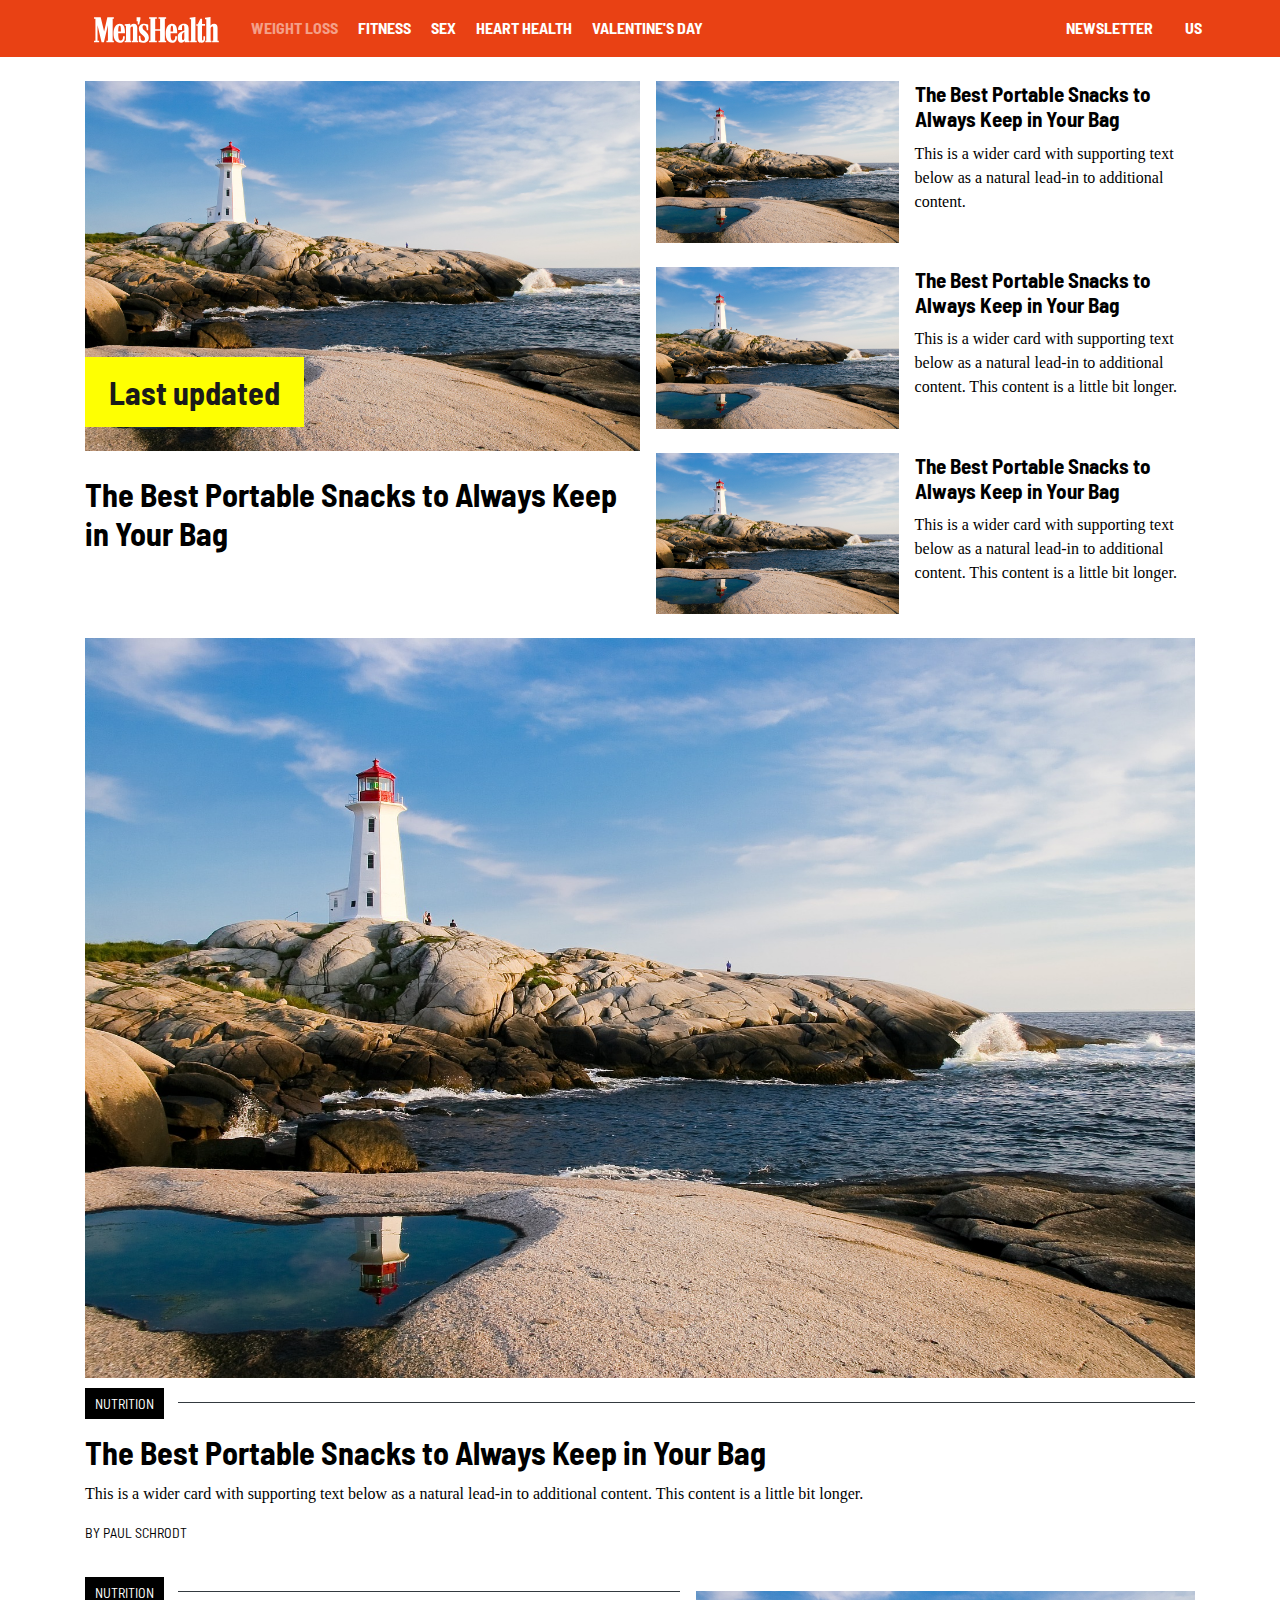
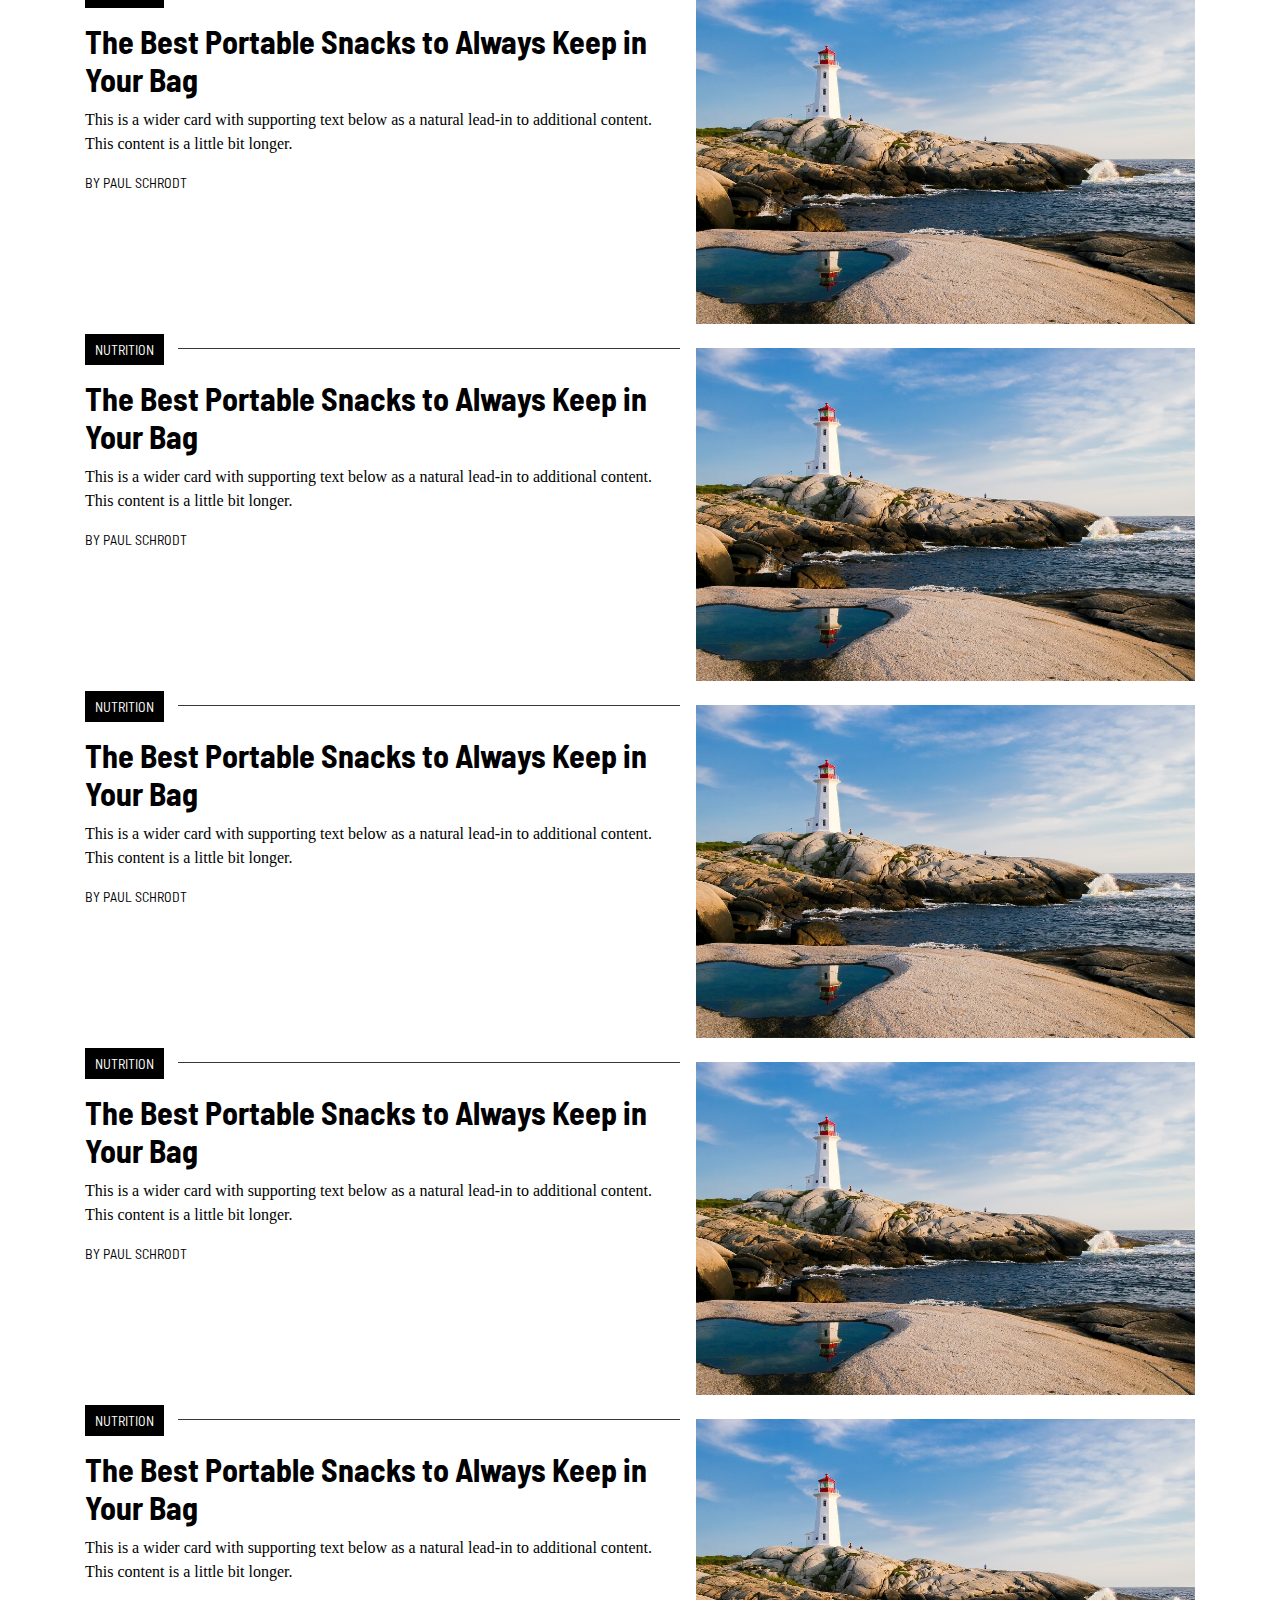
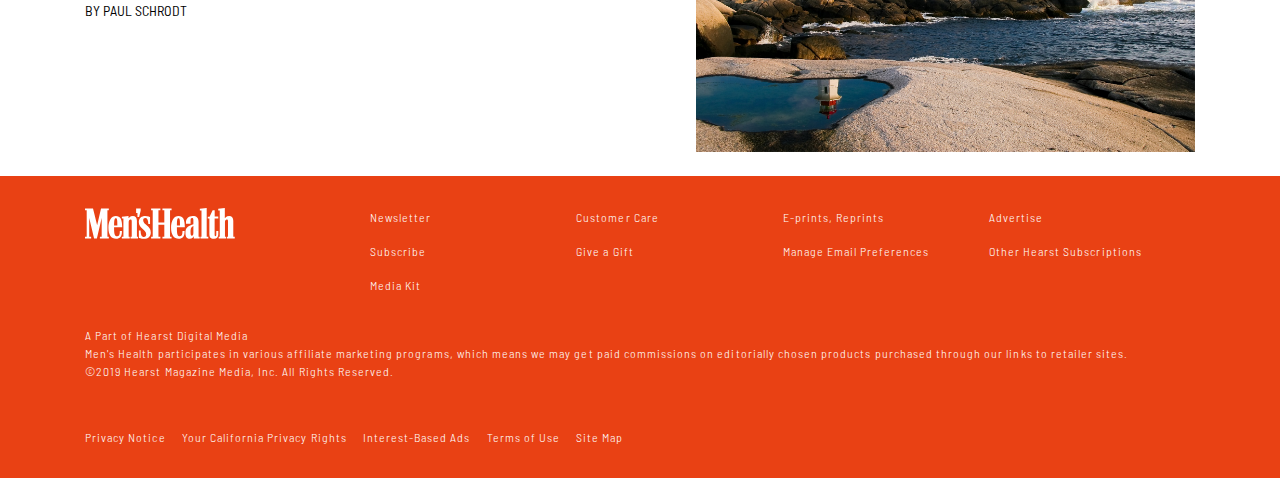
<file: category.html>
<!doctype html>
<html lang="en">

<head>
  <!-- Required meta tags -->
  <meta charset="utf-8">
  <meta name="viewport" content="width=device-width, initial-scale=1, shrink-to-fit=no">
  <!-- Google Font Import -->
  <link href="https://fonts.googleapis.com/css?family=Barlow+Semi+Condensed:500,500i,600,600i,700,700i,800,800i,900,900i">
  <!-- Fontawesome Import -->
  <link rel="stylesheet" href="https://use.fontawesome.com/releases/v5.7.2/css/all.css" integrity="sha384-fnmOCqbTlWIlj8LyTjo7mOUStjsKC4pOpQbqyi7RrhN7udi9RwhKkMHpvLbHG9Sr"
    crossorigin="anonymous">
  <!-- Custom Style css -->
  <link rel="stylesheet" href="css/theme-style.css">

  <title>Meanshealth</title>
</head>

<body>
  <div id="main-page-wrapper" class="page-wrapper">
    <header id="header-container" class="header-container-wrapper">
      <nav class="navbar navbar-expand-lg navbar-dark bg-primary">
        <div class="container px-0">
          <a class="menu-toggler text-white mr-4"><i class="fas fa-bars fa-2x"></i></a>
          <a class="navbar-brand" href="#"><svg width="125px" viewBox="0 0 608 125" version="1.1">
              <g id="Page-1" stroke="none" stroke-width="1" fill="none" fill-rule="evenodd">
                <g id="logo" fill="#FFFFFF">
                  <path d="M207.202,20.722 L212.604,20.722 L212.604,36.391 L219.358,36.391 L225.572,11.537 L225.572,1.543 L207.202,1.543 L207.202,20.722 Z M125.078,42.064 C129.13,42.064 131.02,45.306 131.02,70.701 L117.784,70.701 C118.324,45.306 120.485,42.064 125.078,42.064 L125.078,42.064 Z M149.661,93.123 L141.016,93.123 L141.016,96.095 C141.016,108.522 137.503,114.465 130.209,114.465 C121.835,114.465 117.783,109.061 117.783,80.695 L117.783,78.535 L150.74,78.535 C150.74,45.306 143.446,32.339 125.077,32.339 C106.707,32.339 94.82,51.249 94.82,80.427 C94.82,109.332 106.166,125 125.617,125 C142.366,125 149.66,115.545 149.66,95.555 L149.66,93.123 L149.661,93.123 Z M379.08,42.064 C383.132,42.064 385.023,45.306 385.023,70.701 L372.531,70.701 C373.071,45.306 374.487,42.064 379.08,42.064 L379.08,42.064 Z M403.663,93.123 L395.018,93.123 L395.018,96.095 C395.018,108.522 391.506,114.465 384.212,114.465 C375.837,114.465 372.53,109.061 372.53,80.695 L372.53,78.535 L404.743,78.535 C404.743,45.306 397.449,32.339 379.079,32.339 C360.709,32.339 348.823,51.249 348.823,80.426 C348.823,109.332 360.17,125 379.62,125 C396.369,125 403.663,115.545 403.663,95.555 L403.663,93.123 Z M523.067,125 C535.224,125 540.357,117.436 540.357,106.629 L540.357,93.123 L532.253,93.123 L532.253,106.629 C532.253,112.304 531.442,114.193 528.741,114.193 C526.309,114.193 525.499,112.572 525.499,107.439 L525.499,42.604 L540.357,42.604 L540.357,34.23 L525.769,34.23 L525.769,9.106 L517.394,9.106 L504.967,35.31 L497.673,35.31 L497.673,42.334 L504.156,42.334 L504.156,102.306 C504.157,117.976 506.859,125 523.067,125 L523.067,125 Z M460.393,56.382 C460.393,39.633 452.83,32.61 436.621,32.61 C420.412,32.61 409.336,44.226 409.336,58.004 L409.336,63.407 L427.977,63.407 L427.977,50.709 C427.977,43.415 429.598,40.714 433.65,40.714 C437.703,40.714 439.323,43.145 439.323,50.709 L439.323,65.568 C414.74,73.941 407.176,80.156 407.176,100.957 C407.176,117.166 413.659,125 424.736,125 C434.191,125 438.514,118.516 440.945,114.465 L440.945,123.379 L464.988,123.379 L464.988,116.084 L460.395,116.084 L460.395,56.382 L460.393,56.382 Z M601.139,116.084 L601.139,52.059 C601.139,38.822 595.196,32.609 584.66,32.609 C571.963,32.609 566.83,42.064 566.83,42.064 L566.83,0.462 L540.086,3.434 L540.086,10.457 L546.299,10.457 L546.299,116.084 L541.977,116.084 L541.977,123.379 L571.694,123.379 L571.694,116.084 L567.372,116.084 L567.372,60.164 C567.372,50.439 570.073,46.387 574.935,46.387 C578.447,46.387 579.797,48.548 579.797,53.951 L579.797,116.084 L574.935,116.084 L574.935,123.379 L607.082,123.379 L607.082,116.084 L601.139,116.084 Z M439.322,73.131 L439.322,100.686 C439.322,108.791 437.702,112.034 433.109,112.034 C429.598,112.034 427.976,109.061 427.976,99.337 C427.976,82.857 429.327,78.805 439.322,73.131 L439.322,73.131 Z M344.706,116.084 L344.706,8.837 L350.92,8.837 L350.92,1.812 L313.909,1.812 L313.909,8.836 L321.473,8.836 L321.473,59.083 L297.701,59.083 L297.701,8.837 L305.535,8.837 L305.535,1.812 L267.984,1.812 L267.984,8.836 L274.468,8.836 L274.468,116.083 L267.984,116.083 L267.984,123.378 L305.535,123.378 L305.535,116.083 L297.701,116.083 L297.701,67.459 L321.473,67.459 L321.473,116.084 L313.909,116.084 L313.909,123.379 L350.92,123.379 L350.92,116.084 L344.706,116.084 Z M493.351,116.084 L493.351,0.462 L465.526,3.434 L465.526,10.457 L472.28,10.457 L472.28,116.084 L467.958,116.084 L467.958,123.379 L499.835,123.379 L499.835,116.084 L493.351,116.084 Z M266.634,99.336 C266.634,70.701 235.838,68.809 235.838,49.898 C235.838,43.415 239.079,40.173 244.212,40.173 C252.046,40.173 256.099,48.007 256.639,64.485 L263.662,64.485 L263.662,37.471 C263.662,37.471 255.828,32.609 243.941,32.609 C229.624,32.609 218.007,40.713 218.007,57.192 C218.007,84.207 247.993,87.99 247.993,106.359 C247.993,113.654 244.481,117.166 238.807,117.166 C230.162,117.166 225.84,109.602 225.3,90.961 L218.277,90.961 L218.277,120.138 C218.277,120.138 226.922,125 239.618,125 C255.288,125 266.634,116.084 266.634,99.336 L266.634,99.336 Z M90.769,116.084 L90.769,8.837 L96.442,8.837 L96.442,1.812 L64.835,1.812 L49.167,70.16 L32.418,1.812 L0,1.812 L0,8.836 L6.754,8.836 L6.754,116.083 L0,116.083 L0,123.378 L24.853,123.378 L24.853,116.083 L17.019,116.083 L17.019,40.713 L36.74,123.378 L48.086,123.378 L67.536,40.173 L67.536,116.083 L60.242,116.083 L60.242,123.378 L96.442,123.378 L96.442,116.083 L90.769,116.083 L90.769,116.084 Z M210.443,116.084 L210.443,52.059 C210.443,38.822 204.501,32.609 194.235,32.609 C181.538,32.609 176.405,42.064 176.405,42.064 L176.405,32.609 L149.39,35.581 L149.39,42.875 L155.604,42.875 L155.604,116.084 L149.121,116.084 L149.121,123.379 L181.267,123.379 L181.267,116.084 L176.945,116.084 L176.945,60.164 C176.945,50.439 179.647,46.387 184.509,46.387 C188.021,46.387 189.371,48.548 189.371,53.951 L189.371,116.084 L184.509,116.084 L184.509,123.379 L214.765,123.379 L214.765,116.084 L210.443,116.084 Z"
                    id="mens-health-logo2017-(1)"></path>
                </g>
              </g>
            </svg></a>
          <div class="collapse navbar-collapse" id="">
            <ul class="navbar-nav mr-auto">
              <li class="nav-item active">
                <a class="nav-link" href="#">Weight Loss</a>
              </li>
              <li class="nav-item">
                <a class="nav-link" href="#">Fitness</a>
              </li>
              <li class="nav-item">
                <a class="nav-link" href="#">Sex</a>
              </li>
              <li class="nav-item">
                <a class="nav-link" href="#">Heart Health</a>
              </li>
              <li class="nav-item">
                <a class="nav-link" href="#">Valentine's Day</a>
              </li>
            </ul>
          </div>
          <!-- end navbar-collapse -->
          <div class="navbar-nav nav-swipeable flex-row ml-auto">
            <a href="#" class="nav-link d-none d-sm-inline" href="#">Subscribe</a>
            <a class="nav-link d-none d-md-inline" href="#">Newsletter</a>
            <a class="nav-link nav-search-button d-none d-md-inline" href="#"><i class="fas fa-search"></i></a>
            <a class="nav-link location-choice" href="#"><i class="fas fa-globe-americas"></i> <span class="">US</span></a>
          </div>
          <!-- end nav swipeable -->
          <!-- <div class="nav sidemenu" id="sidemenu">
              <ul class="navbar-nav">
                <li class="nav-item active">
                  <a class="nav-link" href="#">Weight Loss</a>
                </li>
                <li class="nav-item">
                  <a class="nav-link" href="#">Fitness</a>
                </li>
                <li class="nav-item">
                  <a class="nav-link" href="#">Sex</a>
                </li>
                <li class="nav-item">
                  <a class="nav-link" href="#">Heart Health</a>
                </li>
                <li class="nav-item">
                  <a class="nav-link" href="#">Valentine's Day</a>
                </li>
              </ul>
            </div> -->
        </div>
        <!-- end container -->
      </nav>
      <!-- end navbar -->
    </header>
    <!-- end header container wrapper -->
    <main class="body-container-wrapper">
      <div class="container">
        <div class="feature-item-wrapper pt-4">
          <div class="row no-gutters">
            <div class="col-12 col-md-6 mb-4 mb-md-0 p-0">
                <div class="card card-feature-items">
                    <a href="#" class="card-image-container">
                      <img src="image/lighthouse.jpg" class="card-img-top" alt="">
                      <span class="card-img-overlay d-flex align-items-end p-0">
                          <span class="h4 d-inline-block bg-warning font-weight-bold py-3 px-4 mb-4">Last updated</span>
                        </span>
                    </a>
                    <div class="card-body">
                      <h4 class="card-post-title"><a class="card-post-link" href="#">The Best Portable Snacks to Always Keep in Your Bag</a></h4>
                    </div>
                    <!-- end card body -->
                  </div>
                  <!-- end card -->
            </div>
            <div class="col-12 col-md-6 mb-4 mb-md-0 pl-0 pl-md-3 pr-0">
              <div class="card card-list-items">
                <a href="#" class="card-image-container"><img src="image/lighthouse.jpg" class="card-img-top" alt=""></a>
                <div class="card-body">
                  <h5 class="card-post-title"><a class="card-post-link" href="#">The Best Portable Snacks to Always
                      Keep in
                      Your Bag</a></h5>
                  <p class="card-post-text">This is a wider card with supporting text below as a natural lead-in to
                    additional content.</p>
                </div>
                <!-- end card body -->
              </div>
              <!-- end card -->
              <div class="card card-list-items">
                <a href="#" class="card-image-container"><img src="image/lighthouse.jpg" class="card-img-top" alt=""></a>
                <div class="card-body">
                  <h5 class="card-post-title"><a class="card-post-link" href="#">The Best Portable Snacks to Always
                      Keep in
                      Your Bag</a></h5>
                  <p class="card-post-text">This is a wider card with supporting text below as a natural lead-in to
                    additional content. This content is a little bit longer.</p>
                </div>
                <!-- end card body -->
              </div>
              <!-- end card -->
              <div class="card card-list-items">
                <a href="#" class="card-image-container"><img src="image/lighthouse.jpg" class="card-img-top" alt=""></a>
                <div class="card-body">
                  <h5 class="card-post-title"><a class="card-post-link" href="#">The Best Portable Snacks to Always
                      Keep in
                      Your Bag</a></h5>
                  <p class="card-post-text">This is a wider card with supporting text below as a natural lead-in to
                    additional content. This content is a little bit longer.</p>
                </div>
                <!-- end card body -->
              </div>
              <!-- end card -->
            </div>
          </div>
        </div>
        <!-- end feature item -->
        <div class="post-full-width mt-4">
          <div class="card card-with-add">
            <a href="#" class="card-image-container"><img src="image/lighthouse.jpg" class="card-img-top" alt=""></a>
            <div class="card-body">
              <div class="post-meta-item-wrapper">
                <div class="post-meta-item">
                  <a href="#" class="btn btn-sm btn-">Nutrition</a>
                </div>
                <!-- end post meta item -->
              </div>
              <!-- end post meta item -->
              <h4 class="card-post-title"><a class="card-post-link" href="#">The Best Portable Snacks to Always Keep in
                  Your Bag</a></h4>
              <p class="card-post-text">This is a wider card with supporting text below as a natural lead-in to
                additional content. This content is a little bit longer.</p>
              <div class="byline byline-listing"><span class="byline-author">By <a class="byline-name" href="#">Paul
                    Schrodt</a></span>
              </div>
            </div>
            <!-- end card body -->
          </div>
          <!-- end card -->
          <div class="card">
            <a href="#" class="card-image-container"><img src="image/lighthouse.jpg" class="card-img-top" alt=""></a>
            <div class="card-body">
              <div class="post-meta-item-wrapper">
                <div class="post-meta-item">
                  <a href="#" class="btn btn-sm btn-">Nutrition</a>
                </div>
                <!-- end post meta item -->
              </div>
              <!-- end post meta item -->
              <h4 class="card-post-title"><a class="card-post-link" href="#">The Best Portable Snacks to Always Keep in
                  Your Bag</a></h4>
              <p class="card-post-text">This is a wider card with supporting text below as a natural lead-in to
                additional content. This content is a little bit longer.</p>
              <div class="byline byline-listing"><span class="byline-author">By <a class="byline-name" href="#">Paul
                    Schrodt</a></span>
              </div>
            </div>
            <!-- end card body -->
          </div>
          <!-- end card -->
          <div class="card">
            <a href="#" class="card-image-container"><img src="image/lighthouse.jpg" class="card-img-top" alt=""></a>
            <div class="card-body">
              <div class="post-meta-item-wrapper">
                <div class="post-meta-item">
                  <a href="#" class="btn btn-sm btn-">Nutrition</a>
                </div>
                <!-- end post meta item -->
              </div>
              <!-- end post meta item -->
              <h4 class="card-post-title"><a class="card-post-link" href="#">The Best Portable Snacks to Always Keep in
                  Your Bag</a></h4>
              <p class="card-post-text">This is a wider card with supporting text below as a natural lead-in to
                additional content. This content is a little bit longer.</p>
              <div class="byline byline-listing"><span class="byline-author">By <a class="byline-name" href="#">Paul
                    Schrodt</a></span>
              </div>
            </div>
            <!-- end card body -->
          </div>
          <!-- end card -->
          <div class="card">
            <a href="#" class="card-image-container"><img src="image/lighthouse.jpg" class="card-img-top" alt=""></a>
            <div class="card-body">
              <div class="post-meta-item-wrapper">
                <div class="post-meta-item">
                  <a href="#" class="btn btn-sm btn-">Nutrition</a>
                </div>
                <!-- end post meta item -->
              </div>
              <!-- end post meta item -->
              <h4 class="card-post-title"><a class="card-post-link" href="#">The Best Portable Snacks to Always Keep in
                  Your Bag</a></h4>
              <p class="card-post-text">This is a wider card with supporting text below as a natural lead-in to
                additional content. This content is a little bit longer.</p>
              <div class="byline byline-listing"><span class="byline-author">By <a class="byline-name" href="#">Paul
                    Schrodt</a></span>
              </div>
            </div>
            <!-- end card body -->
          </div>
          <!-- end card -->
          <div class="card">
            <a href="#" class="card-image-container"><img src="image/lighthouse.jpg" class="card-img-top" alt=""></a>
            <div class="card-body">
              <div class="post-meta-item-wrapper">
                <div class="post-meta-item">
                  <a href="#" class="btn btn-sm btn-">Nutrition</a>
                </div>
                <!-- end post meta item -->
              </div>
              <!-- end post meta item -->
              <h4 class="card-post-title"><a class="card-post-link" href="#">The Best Portable Snacks to Always Keep in
                  Your Bag</a></h4>
              <p class="card-post-text">This is a wider card with supporting text below as a natural lead-in to
                additional content. This content is a little bit longer.</p>
              <div class="byline byline-listing"><span class="byline-author">By <a class="byline-name" href="#">Paul
                    Schrodt</a></span>
              </div>
            </div>
            <!-- end card body -->
          </div>
          <!-- end card -->
          <div class="card">
            <a href="#" class="card-image-container"><img src="image/lighthouse.jpg" class="card-img-top" alt=""></a>
            <div class="card-body">
              <div class="post-meta-item-wrapper">
                <div class="post-meta-item">
                  <a href="#" class="btn btn-sm btn-">Nutrition</a>
                </div>
                <!-- end post meta item -->
              </div>
              <!-- end post meta item -->
              <h4 class="card-post-title"><a class="card-post-link" href="#">The Best Portable Snacks to Always Keep in
                  Your Bag</a></h4>
              <p class="card-post-text">This is a wider card with supporting text below as a natural lead-in to
                additional content. This content is a little bit longer.</p>
              <div class="byline byline-listing"><span class="byline-author">By <a class="byline-name" href="#">Paul
                    Schrodt</a></span>
              </div>
            </div>
            <!-- end card body -->
          </div>
          <!-- end card -->
        </div>
        <!-- end first post full width -->
      </div>
      <!-- end container -->
    </main>
    <!-- end body container wrapper -->
    <footer class="footer-container bg-primary text-white py-4 mt-4">
      <div class="container">
        <div class="row">
          <div class="col-12 col-lg-3 mb-4 mb-lg-0 d-flex flex-column flex-md-row flex-lg-column justify-content-between">
            <div class="footer-logo pt-2">
              <a href="#" class="mb-4 d-block">
                <svg width="150px" viewBox="0 0 608 125" version="1.1">
                  <g id="Page-1" stroke="none" stroke-width="1" fill="none" fill-rule="evenodd">
                    <g id="logo" fill="#FFFFFF">
                      <path d="M207.202,20.722 L212.604,20.722 L212.604,36.391 L219.358,36.391 L225.572,11.537 L225.572,1.543 L207.202,1.543 L207.202,20.722 Z M125.078,42.064 C129.13,42.064 131.02,45.306 131.02,70.701 L117.784,70.701 C118.324,45.306 120.485,42.064 125.078,42.064 L125.078,42.064 Z M149.661,93.123 L141.016,93.123 L141.016,96.095 C141.016,108.522 137.503,114.465 130.209,114.465 C121.835,114.465 117.783,109.061 117.783,80.695 L117.783,78.535 L150.74,78.535 C150.74,45.306 143.446,32.339 125.077,32.339 C106.707,32.339 94.82,51.249 94.82,80.427 C94.82,109.332 106.166,125 125.617,125 C142.366,125 149.66,115.545 149.66,95.555 L149.66,93.123 L149.661,93.123 Z M379.08,42.064 C383.132,42.064 385.023,45.306 385.023,70.701 L372.531,70.701 C373.071,45.306 374.487,42.064 379.08,42.064 L379.08,42.064 Z M403.663,93.123 L395.018,93.123 L395.018,96.095 C395.018,108.522 391.506,114.465 384.212,114.465 C375.837,114.465 372.53,109.061 372.53,80.695 L372.53,78.535 L404.743,78.535 C404.743,45.306 397.449,32.339 379.079,32.339 C360.709,32.339 348.823,51.249 348.823,80.426 C348.823,109.332 360.17,125 379.62,125 C396.369,125 403.663,115.545 403.663,95.555 L403.663,93.123 Z M523.067,125 C535.224,125 540.357,117.436 540.357,106.629 L540.357,93.123 L532.253,93.123 L532.253,106.629 C532.253,112.304 531.442,114.193 528.741,114.193 C526.309,114.193 525.499,112.572 525.499,107.439 L525.499,42.604 L540.357,42.604 L540.357,34.23 L525.769,34.23 L525.769,9.106 L517.394,9.106 L504.967,35.31 L497.673,35.31 L497.673,42.334 L504.156,42.334 L504.156,102.306 C504.157,117.976 506.859,125 523.067,125 L523.067,125 Z M460.393,56.382 C460.393,39.633 452.83,32.61 436.621,32.61 C420.412,32.61 409.336,44.226 409.336,58.004 L409.336,63.407 L427.977,63.407 L427.977,50.709 C427.977,43.415 429.598,40.714 433.65,40.714 C437.703,40.714 439.323,43.145 439.323,50.709 L439.323,65.568 C414.74,73.941 407.176,80.156 407.176,100.957 C407.176,117.166 413.659,125 424.736,125 C434.191,125 438.514,118.516 440.945,114.465 L440.945,123.379 L464.988,123.379 L464.988,116.084 L460.395,116.084 L460.395,56.382 L460.393,56.382 Z M601.139,116.084 L601.139,52.059 C601.139,38.822 595.196,32.609 584.66,32.609 C571.963,32.609 566.83,42.064 566.83,42.064 L566.83,0.462 L540.086,3.434 L540.086,10.457 L546.299,10.457 L546.299,116.084 L541.977,116.084 L541.977,123.379 L571.694,123.379 L571.694,116.084 L567.372,116.084 L567.372,60.164 C567.372,50.439 570.073,46.387 574.935,46.387 C578.447,46.387 579.797,48.548 579.797,53.951 L579.797,116.084 L574.935,116.084 L574.935,123.379 L607.082,123.379 L607.082,116.084 L601.139,116.084 Z M439.322,73.131 L439.322,100.686 C439.322,108.791 437.702,112.034 433.109,112.034 C429.598,112.034 427.976,109.061 427.976,99.337 C427.976,82.857 429.327,78.805 439.322,73.131 L439.322,73.131 Z M344.706,116.084 L344.706,8.837 L350.92,8.837 L350.92,1.812 L313.909,1.812 L313.909,8.836 L321.473,8.836 L321.473,59.083 L297.701,59.083 L297.701,8.837 L305.535,8.837 L305.535,1.812 L267.984,1.812 L267.984,8.836 L274.468,8.836 L274.468,116.083 L267.984,116.083 L267.984,123.378 L305.535,123.378 L305.535,116.083 L297.701,116.083 L297.701,67.459 L321.473,67.459 L321.473,116.084 L313.909,116.084 L313.909,123.379 L350.92,123.379 L350.92,116.084 L344.706,116.084 Z M493.351,116.084 L493.351,0.462 L465.526,3.434 L465.526,10.457 L472.28,10.457 L472.28,116.084 L467.958,116.084 L467.958,123.379 L499.835,123.379 L499.835,116.084 L493.351,116.084 Z M266.634,99.336 C266.634,70.701 235.838,68.809 235.838,49.898 C235.838,43.415 239.079,40.173 244.212,40.173 C252.046,40.173 256.099,48.007 256.639,64.485 L263.662,64.485 L263.662,37.471 C263.662,37.471 255.828,32.609 243.941,32.609 C229.624,32.609 218.007,40.713 218.007,57.192 C218.007,84.207 247.993,87.99 247.993,106.359 C247.993,113.654 244.481,117.166 238.807,117.166 C230.162,117.166 225.84,109.602 225.3,90.961 L218.277,90.961 L218.277,120.138 C218.277,120.138 226.922,125 239.618,125 C255.288,125 266.634,116.084 266.634,99.336 L266.634,99.336 Z M90.769,116.084 L90.769,8.837 L96.442,8.837 L96.442,1.812 L64.835,1.812 L49.167,70.16 L32.418,1.812 L0,1.812 L0,8.836 L6.754,8.836 L6.754,116.083 L0,116.083 L0,123.378 L24.853,123.378 L24.853,116.083 L17.019,116.083 L17.019,40.713 L36.74,123.378 L48.086,123.378 L67.536,40.173 L67.536,116.083 L60.242,116.083 L60.242,123.378 L96.442,123.378 L96.442,116.083 L90.769,116.083 L90.769,116.084 Z M210.443,116.084 L210.443,52.059 C210.443,38.822 204.501,32.609 194.235,32.609 C181.538,32.609 176.405,42.064 176.405,42.064 L176.405,32.609 L149.39,35.581 L149.39,42.875 L155.604,42.875 L155.604,116.084 L149.121,116.084 L149.121,123.379 L181.267,123.379 L181.267,116.084 L176.945,116.084 L176.945,60.164 C176.945,50.439 179.647,46.387 184.509,46.387 C188.021,46.387 189.371,48.548 189.371,53.951 L189.371,116.084 L184.509,116.084 L184.509,123.379 L214.765,123.379 L214.765,116.084 L210.443,116.084 Z"
                        id="mens-health-logo2017-(1)"></path>
                    </g>
                  </g>
                </svg>
              </a>
            </div>
            <!-- end footer logo -->
            <div class="footer-social-link">
              <ul class="nav">
                <li class="nav-item"><a href="#" class="nav-link"><i class="fab fa-facebook-f fa-1x"></i></a></li>
                <li class="nav-item"><a href="#" class="nav-link"><i class="fab fa-instagram fa-1x"></i></a></li>
                <li class="nav-item"><a href="#" class="nav-link"><i class="fab fa-twitter fa-1x"></i></a></li>
                <li class="nav-item"><a href="#" class="nav-link"><i class="fab fa-google fa-1x"></i></a></li>
              </ul>
            </div>
            <!-- end social link -->
          </div>
          <!-- end col -->
          <div class="col-12 col-lg-9 mb-4 mb-md-0">
            <div class="footer-menu">
              <ul class="nav">
                <li class="nav-item"><a href="#" class="nav-link">Newsletter</a></li>
                <li class="nav-item"><a href="#" class="nav-link">Customer Care</a></li>
                <li class="nav-item"><a href="#" class="nav-link">E-prints, Reprints</a></li>
                <li class="nav-item"><a href="#" class="nav-link">Advertise</a></li>
                <li class="nav-item"><a href="#" class="nav-link">Subscribe</a></li>
                <li class="nav-item"><a href="#" class="nav-link">Give a Gift</a></li>
                <li class="nav-item"><a href="#" class="nav-link">Manage Email Preferences</a></li>
                <li class="nav-item"><a href="#" class="nav-link">Other Hearst Subscriptions</a></li>
                <li class="nav-item"><a href="#" class="nav-link">Media Kit</a></li>
              </ul>
            </div>
            <!-- end footer menu -->
          </div>
          <!-- end col -->
        </div>
        <!-- end row -->
        <div class="row">
          <div class="col-12 mb-4 mt-0 mt-lg-4">
            <p>
              <span class="footer-network-tagline d-block">A Part of Hearst Digital Media</span>
              <span class="footer-affiliate-disclosure d-block">
                Men's Health participates in various affiliate marketing programs, which means we may get paid
                commissions on editorially chosen products purchased through our links to retailer sites.
              </span><span class="copyright d-block">©2019 Hearst Magazine Media, Inc. All Rights Reserved.</span> </p>
          </div>
          <div class="col-12 col-lg-12">
            <ul class="nav">
              <li class="nav-item"><a href="#" class="nav-link">Privacy Notice</a></li>
              <li class="nav-item"><a href="#" class="nav-link">Your California Privacy Rights</a></li>
              <li class="nav-item"><a href="#" class="nav-link">Interest-Based Ads</a></li>
              <li class="nav-item"><a href="#" class="nav-link">Terms of Use</a></li>
              <li class="nav-item"><a href="#" class="nav-link">Site Map</a></li>
            </ul>
          </div>
        </div>
      </div>
  </div>
  </footer>
  </div>
  <!-- end page wrapper -->
  <!-- Optional JavaScript -->
  <!-- jQuery first, then Popper.js, then Bootstrap JS -->
  <script src="https://code.jquery.com/jquery-3.3.1.slim.min.js" integrity="sha384-q8i/X+965DzO0rT7abK41JStQIAqVgRVzpbzo5smXKp4YfRvH+8abtTE1Pi6jizo"
    crossorigin="anonymous"></script>
  <script src="https://cdnjs.cloudflare.com/ajax/libs/popper.js/1.14.7/umd/popper.min.js" integrity="sha384-UO2eT0CpHqdSJQ6hJty5KVphtPhzWj9WO1clHTMGa3JDZwrnQq4sF86dIHNDz0W1"
    crossorigin="anonymous"></script>
  <script src="https://stackpath.bootstrapcdn.com/bootstrap/4.3.1/js/bootstrap.min.js" integrity="sha384-JjSmVgyd0p3pXB1rRibZUAYoIIy6OrQ6VrjIEaFf/nJGzIxFDsf4x0xIM+B07jRM"
    crossorigin="anonymous"></script>
</body>

</html>
</file>
<file: css/theme-style.css>
@import url("https://fonts.googleapis.com/css?family=Barlow+Semi+Condensed:500,500i,600,600i,700,700i,800,800i,900,900i");
/*!
 * Bootstrap v4.3.1 (https://getbootstrap.com/)
 * Copyright 2011-2019 The Bootstrap Authors
 * Copyright 2011-2019 Twitter, Inc.
 * Licensed under MIT (https://github.com/twbs/bootstrap/blob/master/LICENSE)
 */
:root {
  --blue: #007bff;
  --indigo: #6610f2;
  --purple: #6f42c1;
  --pink: #e83e8c;
  --red: #d9534f;
  --orange: #e94114;
  --yellow: #feff02;
  --green: #4BBF73;
  --teal: #20c997;
  --cyan: #1F9BCF;
  --white: #fff;
  --gray: #919aa1;
  --gray-dark: #343a40;
  --primary: #e94114;
  --secondary: #fff;
  --success: #4BBF73;
  --info: #1F9BCF;
  --warning: #feff02;
  --danger: #d9534f;
  --light: #fff;
  --dark: #343a40;
  --breakpoint-xs: 0;
  --breakpoint-sm: 100%;
  --breakpoint-md: 768px;
  --breakpoint-lg: 992px;
  --breakpoint-xl: 1200px;
  --font-family-sans-serif: "Barlow Semi Condensed", sans-serif;
  --font-family-monospace: SFMono-Regular, Menlo, Monaco, Consolas, "Liberation Mono", "Courier New", monospace; }

*,
*::before,
*::after {
  box-sizing: border-box; }

html {
  font-family: sans-serif;
  line-height: 1.15;
  -webkit-text-size-adjust: 100%;
  -webkit-tap-highlight-color: rgba(0, 0, 0, 0); }

article, aside, figcaption, figure, footer, header, hgroup, main, nav, section {
  display: block; }

body {
  margin: 0;
  font-family: "Barlow Semi Condensed", sans-serif;
  font-size: 1rem;
  font-weight: 400;
  line-height: 1.5;
  color: #000;
  text-align: left;
  background-color: #fff; }

[tabindex="-1"]:focus {
  outline: 0 !important; }

hr {
  box-sizing: content-box;
  height: 0;
  overflow: visible; }

h1, h2, h3, h4, h5, h6 {
  margin-top: 0;
  margin-bottom: 0.5rem; }

p {
  margin-top: 0;
  margin-bottom: 1rem; }

abbr[title],
abbr[data-original-title] {
  text-decoration: underline;
  text-decoration: underline dotted;
  cursor: help;
  border-bottom: 0;
  text-decoration-skip-ink: none; }

address {
  margin-bottom: 1rem;
  font-style: normal;
  line-height: inherit; }

ol,
ul,
dl {
  margin-top: 0;
  margin-bottom: 1rem; }

ol ol,
ul ul,
ol ul,
ul ol {
  margin-bottom: 0; }

dt {
  font-weight: 700; }

dd {
  margin-bottom: .5rem;
  margin-left: 0; }

blockquote {
  margin: 0 0 1rem; }

b,
strong {
  font-weight: 900; }

small {
  font-size: 80%; }

sub,
sup {
  position: relative;
  font-size: 75%;
  line-height: 0;
  vertical-align: baseline; }

sub {
  bottom: -.25em; }

sup {
  top: -.5em; }

a {
  color: #000;
  text-decoration: none;
  background-color: transparent; }
  a:hover {
    color: #e94114;
    text-decoration: none; }

a:not([href]):not([tabindex]) {
  color: inherit;
  text-decoration: none; }
  a:not([href]):not([tabindex]):hover, a:not([href]):not([tabindex]):focus {
    color: inherit;
    text-decoration: none; }
  a:not([href]):not([tabindex]):focus {
    outline: 0; }

pre,
code,
kbd,
samp {
  font-family: SFMono-Regular, Menlo, Monaco, Consolas, "Liberation Mono", "Courier New", monospace;
  font-size: 1em; }

pre {
  margin-top: 0;
  margin-bottom: 1rem;
  overflow: auto; }

figure {
  margin: 0 0 1rem; }

img {
  vertical-align: middle;
  border-style: none; }

svg {
  overflow: hidden;
  vertical-align: middle; }

table {
  border-collapse: collapse; }

caption {
  padding-top: 0.75rem;
  padding-bottom: 0.75rem;
  color: #919aa1;
  text-align: left;
  caption-side: bottom; }

th {
  text-align: inherit; }

label {
  display: inline-block;
  margin-bottom: 0.5rem; }

button {
  border-radius: 0; }

button:focus {
  outline: 1px dotted;
  outline: 5px auto -webkit-focus-ring-color; }

input,
button,
select,
optgroup,
textarea {
  margin: 0;
  font-family: inherit;
  font-size: inherit;
  line-height: inherit; }

button,
input {
  overflow: visible; }

button,
select {
  text-transform: none; }

select {
  word-wrap: normal; }

button,
[type="button"],
[type="reset"],
[type="submit"] {
  -webkit-appearance: button; }

button:not(:disabled),
[type="button"]:not(:disabled),
[type="reset"]:not(:disabled),
[type="submit"]:not(:disabled) {
  cursor: pointer; }

button::-moz-focus-inner,
[type="button"]::-moz-focus-inner,
[type="reset"]::-moz-focus-inner,
[type="submit"]::-moz-focus-inner {
  padding: 0;
  border-style: none; }

input[type="radio"],
input[type="checkbox"] {
  box-sizing: border-box;
  padding: 0; }

input[type="date"],
input[type="time"],
input[type="datetime-local"],
input[type="month"] {
  -webkit-appearance: listbox; }

textarea {
  overflow: auto;
  resize: vertical; }

fieldset {
  min-width: 0;
  padding: 0;
  margin: 0;
  border: 0; }

legend {
  display: block;
  width: 100%;
  max-width: 100%;
  padding: 0;
  margin-bottom: .5rem;
  font-size: 1.5rem;
  line-height: inherit;
  color: inherit;
  white-space: normal; }

progress {
  vertical-align: baseline; }

[type="number"]::-webkit-inner-spin-button,
[type="number"]::-webkit-outer-spin-button {
  height: auto; }

[type="search"] {
  outline-offset: -2px;
  -webkit-appearance: none; }

[type="search"]::-webkit-search-decoration {
  -webkit-appearance: none; }

::-webkit-file-upload-button {
  font: inherit;
  -webkit-appearance: button; }

output {
  display: inline-block; }

summary {
  display: list-item;
  cursor: pointer; }

template {
  display: none; }

[hidden] {
  display: none !important; }

h1, h2, h3, h4, h5, h6,
.h1, .h2, .h3, .h4, .h5, .h6 {
  margin-bottom: 0.5rem;
  font-weight: 700;
  line-height: 1.2;
  color: #1a1a1a; }

h1, .h1 {
  font-size: 3.125rem; }

h2, .h2 {
  font-size: 3rem; }

h3, .h3 {
  font-size: 2.625rem; }

h4, .h4 {
  font-size: 2rem; }

h5, .h5 {
  font-size: 1.3125rem; }

h6, .h6 {
  font-size: 1.125rem; }

.lead {
  font-size: 1.25rem;
  font-weight: 300; }

.display-1 {
  font-size: 6rem;
  font-weight: 300;
  line-height: 1.2; }

.display-2 {
  font-size: 5.5rem;
  font-weight: 300;
  line-height: 1.2; }

.display-3 {
  font-size: 4.5rem;
  font-weight: 300;
  line-height: 1.2; }

.display-4 {
  font-size: 3.5rem;
  font-weight: 300;
  line-height: 1.2; }

hr {
  margin-top: 1rem;
  margin-bottom: 1rem;
  border: 0;
  border-top: 1px solid rgba(0, 0, 0, 0.1); }

small,
.small {
  font-size: 80%;
  font-weight: 400; }

mark,
.mark {
  padding: 0.2em;
  background-color: #fcf8e3; }

.list-unstyled {
  padding-left: 0;
  list-style: none; }

.list-inline {
  padding-left: 0;
  list-style: none; }

.list-inline-item {
  display: inline-block; }
  .list-inline-item:not(:last-child) {
    margin-right: 0.5rem; }

.initialism {
  font-size: 90%;
  text-transform: uppercase; }

.blockquote {
  margin-bottom: 1rem;
  font-size: 1.25rem; }

.blockquote-footer {
  display: block;
  font-size: 80%;
  color: #919aa1; }
  .blockquote-footer::before {
    content: "\2014\00A0"; }

.img-fluid {
  max-width: 100%;
  height: auto; }

.img-thumbnail {
  padding: 0.25rem;
  background-color: #fff;
  border: 1px solid #eceeef;
  border-radius: 0;
  max-width: 100%;
  height: auto; }

.figure {
  display: inline-block; }

.figure-img {
  margin-bottom: 0.5rem;
  line-height: 1; }

.figure-caption {
  font-size: 90%;
  color: #919aa1; }

code {
  font-size: 87.5%;
  color: #e83e8c;
  word-break: break-word; }
  a > code {
    color: inherit; }

kbd {
  padding: 0.2rem 0.4rem;
  font-size: 87.5%;
  color: #fff;
  background-color: #1a1a1a;
  border-radius: 0; }
  kbd kbd {
    padding: 0;
    font-size: 100%;
    font-weight: 700; }

pre {
  display: block;
  font-size: 87.5%;
  color: #1a1a1a; }
  pre code {
    font-size: inherit;
    color: inherit;
    word-break: normal; }

.pre-scrollable {
  max-height: 340px;
  overflow-y: scroll; }

.container {
  width: 100%;
  padding-right: 15px;
  padding-left: 15px;
  margin-right: auto;
  margin-left: auto; }
  @media (min-width: 100%) {
    .container {
      max-width: 540px; } }
  @media (min-width: 768px) {
    .container {
      max-width: 720px; } }
  @media (min-width: 992px) {
    .container {
      max-width: 960px; } }
  @media (min-width: 1200px) {
    .container {
      max-width: 1140px; } }

.container-fluid {
  width: 100%;
  padding-right: 15px;
  padding-left: 15px;
  margin-right: auto;
  margin-left: auto; }

.row {
  display: flex;
  flex-wrap: wrap;
  margin-right: -15px;
  margin-left: -15px; }

.no-gutters {
  margin-right: 0;
  margin-left: 0; }
  .no-gutters > .col,
  .no-gutters > [class*="col-"] {
    padding-right: 0;
    padding-left: 0; }

.col-1, .col-2, .col-3, .col-4, .col-5, .col-6, .col-7, .col-8, .col-9, .col-10, .col-11, .col-12, .col,
.col-auto, .col-sm-1, .col-sm-2, .col-sm-3, .col-sm-4, .col-sm-5, .col-sm-6, .col-sm-7, .col-sm-8, .col-sm-9, .col-sm-10, .col-sm-11, .col-sm-12, .col-sm,
.col-sm-auto, .col-md-1, .col-md-2, .col-md-3, .col-md-4, .col-md-5, .col-md-6, .col-md-7, .col-md-8, .col-md-9, .col-md-10, .col-md-11, .col-md-12, .col-md,
.col-md-auto, .col-lg-1, .col-lg-2, .col-lg-3, .col-lg-4, .col-lg-5, .col-lg-6, .col-lg-7, .col-lg-8, .col-lg-9, .col-lg-10, .col-lg-11, .col-lg-12, .col-lg,
.col-lg-auto, .col-xl-1, .col-xl-2, .col-xl-3, .col-xl-4, .col-xl-5, .col-xl-6, .col-xl-7, .col-xl-8, .col-xl-9, .col-xl-10, .col-xl-11, .col-xl-12, .col-xl,
.col-xl-auto {
  position: relative;
  width: 100%;
  padding-right: 15px;
  padding-left: 15px; }

.col {
  flex-basis: 0;
  flex-grow: 1;
  max-width: 100%; }

.col-auto {
  flex: 0 0 auto;
  width: auto;
  max-width: 100%; }

.col-1 {
  flex: 0 0 8.3333333333%;
  max-width: 8.3333333333%; }

.col-2 {
  flex: 0 0 16.6666666667%;
  max-width: 16.6666666667%; }

.col-3 {
  flex: 0 0 25%;
  max-width: 25%; }

.col-4 {
  flex: 0 0 33.3333333333%;
  max-width: 33.3333333333%; }

.col-5 {
  flex: 0 0 41.6666666667%;
  max-width: 41.6666666667%; }

.col-6 {
  flex: 0 0 50%;
  max-width: 50%; }

.col-7 {
  flex: 0 0 58.3333333333%;
  max-width: 58.3333333333%; }

.col-8 {
  flex: 0 0 66.6666666667%;
  max-width: 66.6666666667%; }

.col-9 {
  flex: 0 0 75%;
  max-width: 75%; }

.col-10 {
  flex: 0 0 83.3333333333%;
  max-width: 83.3333333333%; }

.col-11 {
  flex: 0 0 91.6666666667%;
  max-width: 91.6666666667%; }

.col-12 {
  flex: 0 0 100%;
  max-width: 100%; }

.order-first {
  order: -1; }

.order-last {
  order: 13; }

.order-0 {
  order: 0; }

.order-1 {
  order: 1; }

.order-2 {
  order: 2; }

.order-3 {
  order: 3; }

.order-4 {
  order: 4; }

.order-5 {
  order: 5; }

.order-6 {
  order: 6; }

.order-7 {
  order: 7; }

.order-8 {
  order: 8; }

.order-9 {
  order: 9; }

.order-10 {
  order: 10; }

.order-11 {
  order: 11; }

.order-12 {
  order: 12; }

.offset-1 {
  margin-left: 8.3333333333%; }

.offset-2 {
  margin-left: 16.6666666667%; }

.offset-3 {
  margin-left: 25%; }

.offset-4 {
  margin-left: 33.3333333333%; }

.offset-5 {
  margin-left: 41.6666666667%; }

.offset-6 {
  margin-left: 50%; }

.offset-7 {
  margin-left: 58.3333333333%; }

.offset-8 {
  margin-left: 66.6666666667%; }

.offset-9 {
  margin-left: 75%; }

.offset-10 {
  margin-left: 83.3333333333%; }

.offset-11 {
  margin-left: 91.6666666667%; }

@media (min-width: 100%) {
  .col-sm {
    flex-basis: 0;
    flex-grow: 1;
    max-width: 100%; }

  .col-sm-auto {
    flex: 0 0 auto;
    width: auto;
    max-width: 100%; }

  .col-sm-1 {
    flex: 0 0 8.3333333333%;
    max-width: 8.3333333333%; }

  .col-sm-2 {
    flex: 0 0 16.6666666667%;
    max-width: 16.6666666667%; }

  .col-sm-3 {
    flex: 0 0 25%;
    max-width: 25%; }

  .col-sm-4 {
    flex: 0 0 33.3333333333%;
    max-width: 33.3333333333%; }

  .col-sm-5 {
    flex: 0 0 41.6666666667%;
    max-width: 41.6666666667%; }

  .col-sm-6 {
    flex: 0 0 50%;
    max-width: 50%; }

  .col-sm-7 {
    flex: 0 0 58.3333333333%;
    max-width: 58.3333333333%; }

  .col-sm-8 {
    flex: 0 0 66.6666666667%;
    max-width: 66.6666666667%; }

  .col-sm-9 {
    flex: 0 0 75%;
    max-width: 75%; }

  .col-sm-10 {
    flex: 0 0 83.3333333333%;
    max-width: 83.3333333333%; }

  .col-sm-11 {
    flex: 0 0 91.6666666667%;
    max-width: 91.6666666667%; }

  .col-sm-12 {
    flex: 0 0 100%;
    max-width: 100%; }

  .order-sm-first {
    order: -1; }

  .order-sm-last {
    order: 13; }

  .order-sm-0 {
    order: 0; }

  .order-sm-1 {
    order: 1; }

  .order-sm-2 {
    order: 2; }

  .order-sm-3 {
    order: 3; }

  .order-sm-4 {
    order: 4; }

  .order-sm-5 {
    order: 5; }

  .order-sm-6 {
    order: 6; }

  .order-sm-7 {
    order: 7; }

  .order-sm-8 {
    order: 8; }

  .order-sm-9 {
    order: 9; }

  .order-sm-10 {
    order: 10; }

  .order-sm-11 {
    order: 11; }

  .order-sm-12 {
    order: 12; }

  .offset-sm-0 {
    margin-left: 0; }

  .offset-sm-1 {
    margin-left: 8.3333333333%; }

  .offset-sm-2 {
    margin-left: 16.6666666667%; }

  .offset-sm-3 {
    margin-left: 25%; }

  .offset-sm-4 {
    margin-left: 33.3333333333%; }

  .offset-sm-5 {
    margin-left: 41.6666666667%; }

  .offset-sm-6 {
    margin-left: 50%; }

  .offset-sm-7 {
    margin-left: 58.3333333333%; }

  .offset-sm-8 {
    margin-left: 66.6666666667%; }

  .offset-sm-9 {
    margin-left: 75%; }

  .offset-sm-10 {
    margin-left: 83.3333333333%; }

  .offset-sm-11 {
    margin-left: 91.6666666667%; } }
@media (min-width: 768px) {
  .col-md {
    flex-basis: 0;
    flex-grow: 1;
    max-width: 100%; }

  .col-md-auto {
    flex: 0 0 auto;
    width: auto;
    max-width: 100%; }

  .col-md-1 {
    flex: 0 0 8.3333333333%;
    max-width: 8.3333333333%; }

  .col-md-2 {
    flex: 0 0 16.6666666667%;
    max-width: 16.6666666667%; }

  .col-md-3 {
    flex: 0 0 25%;
    max-width: 25%; }

  .col-md-4 {
    flex: 0 0 33.3333333333%;
    max-width: 33.3333333333%; }

  .col-md-5 {
    flex: 0 0 41.6666666667%;
    max-width: 41.6666666667%; }

  .col-md-6 {
    flex: 0 0 50%;
    max-width: 50%; }

  .col-md-7 {
    flex: 0 0 58.3333333333%;
    max-width: 58.3333333333%; }

  .col-md-8 {
    flex: 0 0 66.6666666667%;
    max-width: 66.6666666667%; }

  .col-md-9 {
    flex: 0 0 75%;
    max-width: 75%; }

  .col-md-10 {
    flex: 0 0 83.3333333333%;
    max-width: 83.3333333333%; }

  .col-md-11 {
    flex: 0 0 91.6666666667%;
    max-width: 91.6666666667%; }

  .col-md-12 {
    flex: 0 0 100%;
    max-width: 100%; }

  .order-md-first {
    order: -1; }

  .order-md-last {
    order: 13; }

  .order-md-0 {
    order: 0; }

  .order-md-1 {
    order: 1; }

  .order-md-2 {
    order: 2; }

  .order-md-3 {
    order: 3; }

  .order-md-4 {
    order: 4; }

  .order-md-5 {
    order: 5; }

  .order-md-6 {
    order: 6; }

  .order-md-7 {
    order: 7; }

  .order-md-8 {
    order: 8; }

  .order-md-9 {
    order: 9; }

  .order-md-10 {
    order: 10; }

  .order-md-11 {
    order: 11; }

  .order-md-12 {
    order: 12; }

  .offset-md-0 {
    margin-left: 0; }

  .offset-md-1 {
    margin-left: 8.3333333333%; }

  .offset-md-2 {
    margin-left: 16.6666666667%; }

  .offset-md-3 {
    margin-left: 25%; }

  .offset-md-4 {
    margin-left: 33.3333333333%; }

  .offset-md-5 {
    margin-left: 41.6666666667%; }

  .offset-md-6 {
    margin-left: 50%; }

  .offset-md-7 {
    margin-left: 58.3333333333%; }

  .offset-md-8 {
    margin-left: 66.6666666667%; }

  .offset-md-9 {
    margin-left: 75%; }

  .offset-md-10 {
    margin-left: 83.3333333333%; }

  .offset-md-11 {
    margin-left: 91.6666666667%; } }
@media (min-width: 992px) {
  .col-lg {
    flex-basis: 0;
    flex-grow: 1;
    max-width: 100%; }

  .col-lg-auto {
    flex: 0 0 auto;
    width: auto;
    max-width: 100%; }

  .col-lg-1 {
    flex: 0 0 8.3333333333%;
    max-width: 8.3333333333%; }

  .col-lg-2 {
    flex: 0 0 16.6666666667%;
    max-width: 16.6666666667%; }

  .col-lg-3 {
    flex: 0 0 25%;
    max-width: 25%; }

  .col-lg-4 {
    flex: 0 0 33.3333333333%;
    max-width: 33.3333333333%; }

  .col-lg-5 {
    flex: 0 0 41.6666666667%;
    max-width: 41.6666666667%; }

  .col-lg-6 {
    flex: 0 0 50%;
    max-width: 50%; }

  .col-lg-7 {
    flex: 0 0 58.3333333333%;
    max-width: 58.3333333333%; }

  .col-lg-8 {
    flex: 0 0 66.6666666667%;
    max-width: 66.6666666667%; }

  .col-lg-9 {
    flex: 0 0 75%;
    max-width: 75%; }

  .col-lg-10 {
    flex: 0 0 83.3333333333%;
    max-width: 83.3333333333%; }

  .col-lg-11 {
    flex: 0 0 91.6666666667%;
    max-width: 91.6666666667%; }

  .col-lg-12 {
    flex: 0 0 100%;
    max-width: 100%; }

  .order-lg-first {
    order: -1; }

  .order-lg-last {
    order: 13; }

  .order-lg-0 {
    order: 0; }

  .order-lg-1 {
    order: 1; }

  .order-lg-2 {
    order: 2; }

  .order-lg-3 {
    order: 3; }

  .order-lg-4 {
    order: 4; }

  .order-lg-5 {
    order: 5; }

  .order-lg-6 {
    order: 6; }

  .order-lg-7 {
    order: 7; }

  .order-lg-8 {
    order: 8; }

  .order-lg-9 {
    order: 9; }

  .order-lg-10 {
    order: 10; }

  .order-lg-11 {
    order: 11; }

  .order-lg-12 {
    order: 12; }

  .offset-lg-0 {
    margin-left: 0; }

  .offset-lg-1 {
    margin-left: 8.3333333333%; }

  .offset-lg-2 {
    margin-left: 16.6666666667%; }

  .offset-lg-3 {
    margin-left: 25%; }

  .offset-lg-4 {
    margin-left: 33.3333333333%; }

  .offset-lg-5 {
    margin-left: 41.6666666667%; }

  .offset-lg-6 {
    margin-left: 50%; }

  .offset-lg-7 {
    margin-left: 58.3333333333%; }

  .offset-lg-8 {
    margin-left: 66.6666666667%; }

  .offset-lg-9 {
    margin-left: 75%; }

  .offset-lg-10 {
    margin-left: 83.3333333333%; }

  .offset-lg-11 {
    margin-left: 91.6666666667%; } }
@media (min-width: 1200px) {
  .col-xl {
    flex-basis: 0;
    flex-grow: 1;
    max-width: 100%; }

  .col-xl-auto {
    flex: 0 0 auto;
    width: auto;
    max-width: 100%; }

  .col-xl-1 {
    flex: 0 0 8.3333333333%;
    max-width: 8.3333333333%; }

  .col-xl-2 {
    flex: 0 0 16.6666666667%;
    max-width: 16.6666666667%; }

  .col-xl-3 {
    flex: 0 0 25%;
    max-width: 25%; }

  .col-xl-4 {
    flex: 0 0 33.3333333333%;
    max-width: 33.3333333333%; }

  .col-xl-5 {
    flex: 0 0 41.6666666667%;
    max-width: 41.6666666667%; }

  .col-xl-6 {
    flex: 0 0 50%;
    max-width: 50%; }

  .col-xl-7 {
    flex: 0 0 58.3333333333%;
    max-width: 58.3333333333%; }

  .col-xl-8 {
    flex: 0 0 66.6666666667%;
    max-width: 66.6666666667%; }

  .col-xl-9 {
    flex: 0 0 75%;
    max-width: 75%; }

  .col-xl-10 {
    flex: 0 0 83.3333333333%;
    max-width: 83.3333333333%; }

  .col-xl-11 {
    flex: 0 0 91.6666666667%;
    max-width: 91.6666666667%; }

  .col-xl-12 {
    flex: 0 0 100%;
    max-width: 100%; }

  .order-xl-first {
    order: -1; }

  .order-xl-last {
    order: 13; }

  .order-xl-0 {
    order: 0; }

  .order-xl-1 {
    order: 1; }

  .order-xl-2 {
    order: 2; }

  .order-xl-3 {
    order: 3; }

  .order-xl-4 {
    order: 4; }

  .order-xl-5 {
    order: 5; }

  .order-xl-6 {
    order: 6; }

  .order-xl-7 {
    order: 7; }

  .order-xl-8 {
    order: 8; }

  .order-xl-9 {
    order: 9; }

  .order-xl-10 {
    order: 10; }

  .order-xl-11 {
    order: 11; }

  .order-xl-12 {
    order: 12; }

  .offset-xl-0 {
    margin-left: 0; }

  .offset-xl-1 {
    margin-left: 8.3333333333%; }

  .offset-xl-2 {
    margin-left: 16.6666666667%; }

  .offset-xl-3 {
    margin-left: 25%; }

  .offset-xl-4 {
    margin-left: 33.3333333333%; }

  .offset-xl-5 {
    margin-left: 41.6666666667%; }

  .offset-xl-6 {
    margin-left: 50%; }

  .offset-xl-7 {
    margin-left: 58.3333333333%; }

  .offset-xl-8 {
    margin-left: 66.6666666667%; }

  .offset-xl-9 {
    margin-left: 75%; }

  .offset-xl-10 {
    margin-left: 83.3333333333%; }

  .offset-xl-11 {
    margin-left: 91.6666666667%; } }
.table {
  width: 100%;
  margin-bottom: 1rem;
  color: #000; }
  .table th,
  .table td {
    padding: 0.75rem;
    vertical-align: top;
    border-top: 1px solid rgba(0, 0, 0, 0.05); }
  .table thead th {
    vertical-align: bottom;
    border-bottom: 2px solid rgba(0, 0, 0, 0.05); }
  .table tbody + tbody {
    border-top: 2px solid rgba(0, 0, 0, 0.05); }

.table-sm th,
.table-sm td {
  padding: 0.3rem; }

.table-bordered {
  border: 1px solid rgba(0, 0, 0, 0.05); }
  .table-bordered th,
  .table-bordered td {
    border: 1px solid rgba(0, 0, 0, 0.05); }
  .table-bordered thead th,
  .table-bordered thead td {
    border-bottom-width: 2px; }

.table-borderless th,
.table-borderless td,
.table-borderless thead th,
.table-borderless tbody + tbody {
  border: 0; }

.table-striped tbody tr:nth-of-type(odd) {
  background-color: rgba(0, 0, 0, 0.05); }

.table-hover tbody tr:hover {
  color: #000;
  background-color: rgba(0, 0, 0, 0.075); }

.table-primary,
.table-primary > th,
.table-primary > td {
  background-color: #f9cabd; }
.table-primary th,
.table-primary td,
.table-primary thead th,
.table-primary tbody + tbody {
  border-color: #f49c85; }

.table-hover .table-primary:hover {
  background-color: #f7b7a6; }
  .table-hover .table-primary:hover > td,
  .table-hover .table-primary:hover > th {
    background-color: #f7b7a6; }

.table-secondary,
.table-secondary > th,
.table-secondary > td {
  background-color: white; }
.table-secondary th,
.table-secondary td,
.table-secondary thead th,
.table-secondary tbody + tbody {
  border-color: white; }

.table-hover .table-secondary:hover {
  background-color: #f2f2f2; }
  .table-hover .table-secondary:hover > td,
  .table-hover .table-secondary:hover > th {
    background-color: #f2f2f2; }

.table-success,
.table-success > th,
.table-success > td {
  background-color: #cdedd8; }
.table-success th,
.table-success td,
.table-success thead th,
.table-success tbody + tbody {
  border-color: #a1deb6; }

.table-hover .table-success:hover {
  background-color: #bae6c9; }
  .table-hover .table-success:hover > td,
  .table-hover .table-success:hover > th {
    background-color: #bae6c9; }

.table-info,
.table-info > th,
.table-info > td {
  background-color: #c0e3f2; }
.table-info th,
.table-info td,
.table-info thead th,
.table-info tbody + tbody {
  border-color: #8bcbe6; }

.table-hover .table-info:hover {
  background-color: #abdaee; }
  .table-hover .table-info:hover > td,
  .table-hover .table-info:hover > th {
    background-color: #abdaee; }

.table-warning,
.table-warning > th,
.table-warning > td {
  background-color: #ffffb8; }
.table-warning th,
.table-warning td,
.table-warning thead th,
.table-warning tbody + tbody {
  border-color: #feff7b; }

.table-hover .table-warning:hover {
  background-color: #ffff9f; }
  .table-hover .table-warning:hover > td,
  .table-hover .table-warning:hover > th {
    background-color: #ffff9f; }

.table-danger,
.table-danger > th,
.table-danger > td {
  background-color: #f4cfce; }
.table-danger th,
.table-danger td,
.table-danger thead th,
.table-danger tbody + tbody {
  border-color: #eba6a3; }

.table-hover .table-danger:hover {
  background-color: #efbbb9; }
  .table-hover .table-danger:hover > td,
  .table-hover .table-danger:hover > th {
    background-color: #efbbb9; }

.table-light,
.table-light > th,
.table-light > td {
  background-color: white; }
.table-light th,
.table-light td,
.table-light thead th,
.table-light tbody + tbody {
  border-color: white; }

.table-hover .table-light:hover {
  background-color: #f2f2f2; }
  .table-hover .table-light:hover > td,
  .table-hover .table-light:hover > th {
    background-color: #f2f2f2; }

.table-dark,
.table-dark > th,
.table-dark > td {
  background-color: #c6c8ca; }
.table-dark th,
.table-dark td,
.table-dark thead th,
.table-dark tbody + tbody {
  border-color: #95999c; }

.table-hover .table-dark:hover {
  background-color: #b9bbbe; }
  .table-hover .table-dark:hover > td,
  .table-hover .table-dark:hover > th {
    background-color: #b9bbbe; }

.table-active,
.table-active > th,
.table-active > td {
  background-color: rgba(0, 0, 0, 0.075); }

.table-hover .table-active:hover {
  background-color: rgba(0, 0, 0, 0.075); }
  .table-hover .table-active:hover > td,
  .table-hover .table-active:hover > th {
    background-color: rgba(0, 0, 0, 0.075); }

.table .thead-dark th {
  color: #fff;
  background-color: #343a40;
  border-color: #454d55; }
.table .thead-light th {
  color: #55595c;
  background-color: #f7f7f9;
  border-color: rgba(0, 0, 0, 0.05); }

.table-dark {
  color: #fff;
  background-color: #343a40; }
  .table-dark th,
  .table-dark td,
  .table-dark thead th {
    border-color: #454d55; }
  .table-dark.table-bordered {
    border: 0; }
  .table-dark.table-striped tbody tr:nth-of-type(odd) {
    background-color: rgba(255, 255, 255, 0.05); }
  .table-dark.table-hover tbody tr:hover {
    color: #fff;
    background-color: rgba(255, 255, 255, 0.075); }

@media (max-width: 99.98%) {
  .table-responsive-sm {
    display: block;
    width: 100%;
    overflow-x: auto;
    -webkit-overflow-scrolling: touch; }
    .table-responsive-sm > .table-bordered {
      border: 0; } }
@media (max-width: 767.98px) {
  .table-responsive-md {
    display: block;
    width: 100%;
    overflow-x: auto;
    -webkit-overflow-scrolling: touch; }
    .table-responsive-md > .table-bordered {
      border: 0; } }
@media (max-width: 991.98px) {
  .table-responsive-lg {
    display: block;
    width: 100%;
    overflow-x: auto;
    -webkit-overflow-scrolling: touch; }
    .table-responsive-lg > .table-bordered {
      border: 0; } }
@media (max-width: 1199.98px) {
  .table-responsive-xl {
    display: block;
    width: 100%;
    overflow-x: auto;
    -webkit-overflow-scrolling: touch; }
    .table-responsive-xl > .table-bordered {
      border: 0; } }
.table-responsive {
  display: block;
  width: 100%;
  overflow-x: auto;
  -webkit-overflow-scrolling: touch; }
  .table-responsive > .table-bordered {
    border: 0; }

.form-control {
  display: block;
  width: 100%;
  height: calc(1.5em + 1.25rem + 0);
  padding: 0.625rem 0.625rem;
  font-family: "Barlow Semi Condensed", sans-serif;
  font-size: 1rem;
  font-weight: 400;
  line-height: 1.5;
  color: #55595c;
  background-color: #f7f7f9;
  background-clip: padding-box;
  border: 0 solid #ced4da;
  border-radius: 0;
  transition: border-color 0.15s ease-in-out, box-shadow 0.15s ease-in-out; }
  @media (prefers-reduced-motion: reduce) {
    .form-control {
      transition: none; } }
  .form-control::-ms-expand {
    background-color: transparent;
    border: 0; }
  .form-control:focus {
    color: #55595c;
    background-color: #f7f7f9;
    border-color: #f59f88;
    outline: 0;
    box-shadow: 0 0 0 0.2rem rgba(233, 65, 20, 0.25); }
  .form-control::placeholder {
    color: #919aa1;
    opacity: 1; }
  .form-control:disabled, .form-control[readonly] {
    background-color: #eceeef;
    opacity: 1; }

select.form-control:focus::-ms-value {
  color: #55595c;
  background-color: #f7f7f9; }

.form-control-file,
.form-control-range {
  display: block;
  width: 100%; }

.col-form-label {
  padding-top: calc(0.625rem + 0);
  padding-bottom: calc(0.625rem + 0);
  margin-bottom: 0;
  font-size: inherit;
  line-height: 1.5; }

.col-form-label-lg {
  padding-top: calc(0.625rem + 0);
  padding-bottom: calc(0.625rem + 0);
  font-size: 1.125rem;
  line-height: 1.5; }

.col-form-label-sm {
  padding-top: calc(0.3125rem + 0);
  padding-bottom: calc(0.3125rem + 0);
  font-size: 0.875rem;
  line-height: 1.5; }

.form-control-plaintext {
  display: block;
  width: 100%;
  padding-top: 0.625rem;
  padding-bottom: 0.625rem;
  margin-bottom: 0;
  line-height: 1.5;
  color: #000;
  background-color: transparent;
  border: solid transparent;
  border-width: 0 0; }
  .form-control-plaintext.form-control-sm, .form-control-plaintext.form-control-lg {
    padding-right: 0;
    padding-left: 0; }

.form-control-sm {
  height: calc(1.5em + 0.625rem + 0);
  padding: 0.3125rem 0.625rem;
  font-size: 0.875rem;
  line-height: 1.5;
  border-radius: 0; }

.form-control-lg {
  height: calc(1.5em + 1.25rem + 0);
  padding: 0.625rem 2rem;
  font-size: 1.125rem;
  line-height: 1.5;
  border-radius: 0; }

select.form-control[size], select.form-control[multiple] {
  height: auto; }

textarea.form-control {
  height: auto; }

.form-group {
  margin-bottom: 1rem; }

.form-text {
  display: block;
  margin-top: 0.25rem; }

.form-row {
  display: flex;
  flex-wrap: wrap;
  margin-right: -5px;
  margin-left: -5px; }
  .form-row > .col,
  .form-row > [class*="col-"] {
    padding-right: 5px;
    padding-left: 5px; }

.form-check {
  position: relative;
  display: block;
  padding-left: 1.25rem; }

.form-check-input {
  position: absolute;
  margin-top: 0.3rem;
  margin-left: -1.25rem; }
  .form-check-input:disabled ~ .form-check-label {
    color: #919aa1; }

.form-check-label {
  margin-bottom: 0; }

.form-check-inline {
  display: inline-flex;
  align-items: center;
  padding-left: 0;
  margin-right: 0.75rem; }
  .form-check-inline .form-check-input {
    position: static;
    margin-top: 0;
    margin-right: 0.3125rem;
    margin-left: 0; }

.valid-feedback {
  display: none;
  width: 100%;
  margin-top: 0.25rem;
  font-size: 80%;
  color: #4BBF73; }

.valid-tooltip {
  position: absolute;
  top: 100%;
  z-index: 5;
  display: none;
  max-width: 100%;
  padding: 0.25rem 0.5rem;
  margin-top: .1rem;
  font-size: 0.875rem;
  line-height: 1.5;
  color: #fff;
  background-color: rgba(75, 191, 115, 0.9);
  border-radius: 0; }

.was-validated .form-control:valid, .form-control.is-valid {
  border-color: #4BBF73;
  padding-right: calc(1.5em + 1.25rem);
  background-image: url("data:image/svg+xml,%3csvg xmlns='http://www.w3.org/2000/svg' viewBox='0 0 8 8'%3e%3cpath fill='%234BBF73' d='M2.3 6.73L.6 4.53c-.4-1.04.46-1.4 1.1-.8l1.1 1.4 3.4-3.8c.6-.63 1.6-.27 1.2.7l-4 4.6c-.43.5-.8.4-1.1.1z'/%3e%3c/svg%3e");
  background-repeat: no-repeat;
  background-position: center right calc(0.375em + 0.3125rem);
  background-size: calc(0.75em + 0.625rem) calc(0.75em + 0.625rem); }
  .was-validated .form-control:valid:focus, .form-control.is-valid:focus {
    border-color: #4BBF73;
    box-shadow: 0 0 0 0.2rem rgba(75, 191, 115, 0.25); }
  .was-validated .form-control:valid ~ .valid-feedback,
  .was-validated .form-control:valid ~ .valid-tooltip, .form-control.is-valid ~ .valid-feedback,
  .form-control.is-valid ~ .valid-tooltip {
    display: block; }

.was-validated textarea.form-control:valid, textarea.form-control.is-valid {
  padding-right: calc(1.5em + 1.25rem);
  background-position: top calc(0.375em + 0.3125rem) right calc(0.375em + 0.3125rem); }

.was-validated .custom-select:valid, .custom-select.is-valid {
  border-color: #4BBF73;
  padding-right: calc((1em + 1.25rem) * 3 / 4 + 1.625rem);
  background: url("data:image/svg+xml,%3csvg xmlns='http://www.w3.org/2000/svg' viewBox='0 0 4 5'%3e%3cpath fill='%23343a40' d='M2 0L0 2h4zm0 5L0 3h4z'/%3e%3c/svg%3e") no-repeat right 0.625rem center/8px 10px, url("data:image/svg+xml,%3csvg xmlns='http://www.w3.org/2000/svg' viewBox='0 0 8 8'%3e%3cpath fill='%234BBF73' d='M2.3 6.73L.6 4.53c-.4-1.04.46-1.4 1.1-.8l1.1 1.4 3.4-3.8c.6-.63 1.6-.27 1.2.7l-4 4.6c-.43.5-.8.4-1.1.1z'/%3e%3c/svg%3e") #f7f7f9 no-repeat center right 1.625rem/calc(0.75em + 0.625rem) calc(0.75em + 0.625rem); }
  .was-validated .custom-select:valid:focus, .custom-select.is-valid:focus {
    border-color: #4BBF73;
    box-shadow: 0 0 0 0.2rem rgba(75, 191, 115, 0.25); }
  .was-validated .custom-select:valid ~ .valid-feedback,
  .was-validated .custom-select:valid ~ .valid-tooltip, .custom-select.is-valid ~ .valid-feedback,
  .custom-select.is-valid ~ .valid-tooltip {
    display: block; }

.was-validated .form-control-file:valid ~ .valid-feedback,
.was-validated .form-control-file:valid ~ .valid-tooltip, .form-control-file.is-valid ~ .valid-feedback,
.form-control-file.is-valid ~ .valid-tooltip {
  display: block; }

.was-validated .form-check-input:valid ~ .form-check-label, .form-check-input.is-valid ~ .form-check-label {
  color: #4BBF73; }
.was-validated .form-check-input:valid ~ .valid-feedback,
.was-validated .form-check-input:valid ~ .valid-tooltip, .form-check-input.is-valid ~ .valid-feedback,
.form-check-input.is-valid ~ .valid-tooltip {
  display: block; }

.was-validated .custom-control-input:valid ~ .custom-control-label, .custom-control-input.is-valid ~ .custom-control-label {
  color: #4BBF73; }
  .was-validated .custom-control-input:valid ~ .custom-control-label::before, .custom-control-input.is-valid ~ .custom-control-label::before {
    border-color: #4BBF73; }
.was-validated .custom-control-input:valid ~ .valid-feedback,
.was-validated .custom-control-input:valid ~ .valid-tooltip, .custom-control-input.is-valid ~ .valid-feedback,
.custom-control-input.is-valid ~ .valid-tooltip {
  display: block; }
.was-validated .custom-control-input:valid:checked ~ .custom-control-label::before, .custom-control-input.is-valid:checked ~ .custom-control-label::before {
  border-color: #71cc90;
  background-color: #71cc90; }
.was-validated .custom-control-input:valid:focus ~ .custom-control-label::before, .custom-control-input.is-valid:focus ~ .custom-control-label::before {
  box-shadow: 0 0 0 0.2rem rgba(75, 191, 115, 0.25); }
.was-validated .custom-control-input:valid:focus:not(:checked) ~ .custom-control-label::before, .custom-control-input.is-valid:focus:not(:checked) ~ .custom-control-label::before {
  border-color: #4BBF73; }

.was-validated .custom-file-input:valid ~ .custom-file-label, .custom-file-input.is-valid ~ .custom-file-label {
  border-color: #4BBF73; }
.was-validated .custom-file-input:valid ~ .valid-feedback,
.was-validated .custom-file-input:valid ~ .valid-tooltip, .custom-file-input.is-valid ~ .valid-feedback,
.custom-file-input.is-valid ~ .valid-tooltip {
  display: block; }
.was-validated .custom-file-input:valid:focus ~ .custom-file-label, .custom-file-input.is-valid:focus ~ .custom-file-label {
  border-color: #4BBF73;
  box-shadow: 0 0 0 0.2rem rgba(75, 191, 115, 0.25); }

.invalid-feedback {
  display: none;
  width: 100%;
  margin-top: 0.25rem;
  font-size: 80%;
  color: #d9534f; }

.invalid-tooltip {
  position: absolute;
  top: 100%;
  z-index: 5;
  display: none;
  max-width: 100%;
  padding: 0.25rem 0.5rem;
  margin-top: .1rem;
  font-size: 0.875rem;
  line-height: 1.5;
  color: #fff;
  background-color: rgba(217, 83, 79, 0.9);
  border-radius: 0; }

.was-validated .form-control:invalid, .form-control.is-invalid {
  border-color: #d9534f;
  padding-right: calc(1.5em + 1.25rem);
  background-image: url("data:image/svg+xml,%3csvg xmlns='http://www.w3.org/2000/svg' fill='%23d9534f' viewBox='-2 -2 7 7'%3e%3cpath stroke='%23d9534f' d='M0 0l3 3m0-3L0 3'/%3e%3ccircle r='.5'/%3e%3ccircle cx='3' r='.5'/%3e%3ccircle cy='3' r='.5'/%3e%3ccircle cx='3' cy='3' r='.5'/%3e%3c/svg%3E");
  background-repeat: no-repeat;
  background-position: center right calc(0.375em + 0.3125rem);
  background-size: calc(0.75em + 0.625rem) calc(0.75em + 0.625rem); }
  .was-validated .form-control:invalid:focus, .form-control.is-invalid:focus {
    border-color: #d9534f;
    box-shadow: 0 0 0 0.2rem rgba(217, 83, 79, 0.25); }
  .was-validated .form-control:invalid ~ .invalid-feedback,
  .was-validated .form-control:invalid ~ .invalid-tooltip, .form-control.is-invalid ~ .invalid-feedback,
  .form-control.is-invalid ~ .invalid-tooltip {
    display: block; }

.was-validated textarea.form-control:invalid, textarea.form-control.is-invalid {
  padding-right: calc(1.5em + 1.25rem);
  background-position: top calc(0.375em + 0.3125rem) right calc(0.375em + 0.3125rem); }

.was-validated .custom-select:invalid, .custom-select.is-invalid {
  border-color: #d9534f;
  padding-right: calc((1em + 1.25rem) * 3 / 4 + 1.625rem);
  background: url("data:image/svg+xml,%3csvg xmlns='http://www.w3.org/2000/svg' viewBox='0 0 4 5'%3e%3cpath fill='%23343a40' d='M2 0L0 2h4zm0 5L0 3h4z'/%3e%3c/svg%3e") no-repeat right 0.625rem center/8px 10px, url("data:image/svg+xml,%3csvg xmlns='http://www.w3.org/2000/svg' fill='%23d9534f' viewBox='-2 -2 7 7'%3e%3cpath stroke='%23d9534f' d='M0 0l3 3m0-3L0 3'/%3e%3ccircle r='.5'/%3e%3ccircle cx='3' r='.5'/%3e%3ccircle cy='3' r='.5'/%3e%3ccircle cx='3' cy='3' r='.5'/%3e%3c/svg%3E") #f7f7f9 no-repeat center right 1.625rem/calc(0.75em + 0.625rem) calc(0.75em + 0.625rem); }
  .was-validated .custom-select:invalid:focus, .custom-select.is-invalid:focus {
    border-color: #d9534f;
    box-shadow: 0 0 0 0.2rem rgba(217, 83, 79, 0.25); }
  .was-validated .custom-select:invalid ~ .invalid-feedback,
  .was-validated .custom-select:invalid ~ .invalid-tooltip, .custom-select.is-invalid ~ .invalid-feedback,
  .custom-select.is-invalid ~ .invalid-tooltip {
    display: block; }

.was-validated .form-control-file:invalid ~ .invalid-feedback,
.was-validated .form-control-file:invalid ~ .invalid-tooltip, .form-control-file.is-invalid ~ .invalid-feedback,
.form-control-file.is-invalid ~ .invalid-tooltip {
  display: block; }

.was-validated .form-check-input:invalid ~ .form-check-label, .form-check-input.is-invalid ~ .form-check-label {
  color: #d9534f; }
.was-validated .form-check-input:invalid ~ .invalid-feedback,
.was-validated .form-check-input:invalid ~ .invalid-tooltip, .form-check-input.is-invalid ~ .invalid-feedback,
.form-check-input.is-invalid ~ .invalid-tooltip {
  display: block; }

.was-validated .custom-control-input:invalid ~ .custom-control-label, .custom-control-input.is-invalid ~ .custom-control-label {
  color: #d9534f; }
  .was-validated .custom-control-input:invalid ~ .custom-control-label::before, .custom-control-input.is-invalid ~ .custom-control-label::before {
    border-color: #d9534f; }
.was-validated .custom-control-input:invalid ~ .invalid-feedback,
.was-validated .custom-control-input:invalid ~ .invalid-tooltip, .custom-control-input.is-invalid ~ .invalid-feedback,
.custom-control-input.is-invalid ~ .invalid-tooltip {
  display: block; }
.was-validated .custom-control-input:invalid:checked ~ .custom-control-label::before, .custom-control-input.is-invalid:checked ~ .custom-control-label::before {
  border-color: #e27c79;
  background-color: #e27c79; }
.was-validated .custom-control-input:invalid:focus ~ .custom-control-label::before, .custom-control-input.is-invalid:focus ~ .custom-control-label::before {
  box-shadow: 0 0 0 0.2rem rgba(217, 83, 79, 0.25); }
.was-validated .custom-control-input:invalid:focus:not(:checked) ~ .custom-control-label::before, .custom-control-input.is-invalid:focus:not(:checked) ~ .custom-control-label::before {
  border-color: #d9534f; }

.was-validated .custom-file-input:invalid ~ .custom-file-label, .custom-file-input.is-invalid ~ .custom-file-label {
  border-color: #d9534f; }
.was-validated .custom-file-input:invalid ~ .invalid-feedback,
.was-validated .custom-file-input:invalid ~ .invalid-tooltip, .custom-file-input.is-invalid ~ .invalid-feedback,
.custom-file-input.is-invalid ~ .invalid-tooltip {
  display: block; }
.was-validated .custom-file-input:invalid:focus ~ .custom-file-label, .custom-file-input.is-invalid:focus ~ .custom-file-label {
  border-color: #d9534f;
  box-shadow: 0 0 0 0.2rem rgba(217, 83, 79, 0.25); }

.form-inline {
  display: flex;
  flex-flow: row wrap;
  align-items: center; }
  .form-inline .form-check {
    width: 100%; }
  @media (min-width: 100%) {
    .form-inline label {
      display: flex;
      align-items: center;
      justify-content: center;
      margin-bottom: 0; }
    .form-inline .form-group {
      display: flex;
      flex: 0 0 auto;
      flex-flow: row wrap;
      align-items: center;
      margin-bottom: 0; }
    .form-inline .form-control {
      display: inline-block;
      width: auto;
      vertical-align: middle; }
    .form-inline .form-control-plaintext {
      display: inline-block; }
    .form-inline .input-group,
    .form-inline .custom-select {
      width: auto; }
    .form-inline .form-check {
      display: flex;
      align-items: center;
      justify-content: center;
      width: auto;
      padding-left: 0; }
    .form-inline .form-check-input {
      position: relative;
      flex-shrink: 0;
      margin-top: 0;
      margin-right: 0.25rem;
      margin-left: 0; }
    .form-inline .custom-control {
      align-items: center;
      justify-content: center; }
    .form-inline .custom-control-label {
      margin-bottom: 0; } }

.btn {
  display: inline-block;
  font-family: "Barlow Semi Condensed", sans-serif;
  font-weight: 400;
  color: #000;
  text-align: center;
  vertical-align: middle;
  user-select: none;
  background-color: transparent;
  border: 0 solid transparent;
  padding: 0.625rem 0.625rem;
  font-size: 1rem;
  line-height: 1.5;
  border-radius: 0;
  transition: color 0.15s ease-in-out, background-color 0.15s ease-in-out, border-color 0.15s ease-in-out, box-shadow 0.15s ease-in-out; }
  @media (prefers-reduced-motion: reduce) {
    .btn {
      transition: none; } }
  .btn:hover {
    color: #000;
    text-decoration: none; }
  .btn:focus, .btn.focus {
    outline: 0;
    box-shadow: 0 0 0 0.2rem rgba(233, 65, 20, 0.25); }
  .btn.disabled, .btn:disabled {
    opacity: 0.65; }

a.btn.disabled,
fieldset:disabled a.btn {
  pointer-events: none; }

.btn-primary {
  color: #fff;
  background-color: #e94114;
  border-color: #e94114; }
  .btn-primary:hover {
    color: #fff;
    background-color: #c63711;
    border-color: #ba3410; }
  .btn-primary:focus, .btn-primary.focus {
    box-shadow: 0 0 0 0.2rem rgba(236, 94, 55, 0.5); }
  .btn-primary.disabled, .btn-primary:disabled {
    color: #fff;
    background-color: #e94114;
    border-color: #e94114; }
  .btn-primary:not(:disabled):not(.disabled):active, .btn-primary:not(:disabled):not(.disabled).active, .show > .btn-primary.dropdown-toggle {
    color: #fff;
    background-color: #ba3410;
    border-color: #ae310f; }
    .btn-primary:not(:disabled):not(.disabled):active:focus, .btn-primary:not(:disabled):not(.disabled).active:focus, .show > .btn-primary.dropdown-toggle:focus {
      box-shadow: 0 0 0 0.2rem rgba(236, 94, 55, 0.5); }

.btn-secondary {
  color: #1a1a1a;
  background-color: #fff;
  border-color: #fff; }
  .btn-secondary:hover {
    color: #1a1a1a;
    background-color: #ececec;
    border-color: #e6e6e6; }
  .btn-secondary:focus, .btn-secondary.focus {
    box-shadow: 0 0 0 0.2rem rgba(221, 221, 221, 0.5); }
  .btn-secondary.disabled, .btn-secondary:disabled {
    color: #1a1a1a;
    background-color: #fff;
    border-color: #fff; }
  .btn-secondary:not(:disabled):not(.disabled):active, .btn-secondary:not(:disabled):not(.disabled).active, .show > .btn-secondary.dropdown-toggle {
    color: #1a1a1a;
    background-color: #e6e6e6;
    border-color: #dfdfdf; }
    .btn-secondary:not(:disabled):not(.disabled):active:focus, .btn-secondary:not(:disabled):not(.disabled).active:focus, .show > .btn-secondary.dropdown-toggle:focus {
      box-shadow: 0 0 0 0.2rem rgba(221, 221, 221, 0.5); }

.btn-success {
  color: #fff;
  background-color: #4BBF73;
  border-color: #4BBF73; }
  .btn-success:hover {
    color: #fff;
    background-color: #3ca861;
    border-color: #389f5c; }
  .btn-success:focus, .btn-success.focus {
    box-shadow: 0 0 0 0.2rem rgba(102, 201, 136, 0.5); }
  .btn-success.disabled, .btn-success:disabled {
    color: #fff;
    background-color: #4BBF73;
    border-color: #4BBF73; }
  .btn-success:not(:disabled):not(.disabled):active, .btn-success:not(:disabled):not(.disabled).active, .show > .btn-success.dropdown-toggle {
    color: #fff;
    background-color: #389f5c;
    border-color: #359556; }
    .btn-success:not(:disabled):not(.disabled):active:focus, .btn-success:not(:disabled):not(.disabled).active:focus, .show > .btn-success.dropdown-toggle:focus {
      box-shadow: 0 0 0 0.2rem rgba(102, 201, 136, 0.5); }

.btn-info {
  color: #fff;
  background-color: #1F9BCF;
  border-color: #1F9BCF; }
  .btn-info:hover {
    color: #fff;
    background-color: #1a82ae;
    border-color: #187aa3; }
  .btn-info:focus, .btn-info.focus {
    box-shadow: 0 0 0 0.2rem rgba(65, 170, 214, 0.5); }
  .btn-info.disabled, .btn-info:disabled {
    color: #fff;
    background-color: #1F9BCF;
    border-color: #1F9BCF; }
  .btn-info:not(:disabled):not(.disabled):active, .btn-info:not(:disabled):not(.disabled).active, .show > .btn-info.dropdown-toggle {
    color: #fff;
    background-color: #187aa3;
    border-color: #177198; }
    .btn-info:not(:disabled):not(.disabled):active:focus, .btn-info:not(:disabled):not(.disabled).active:focus, .show > .btn-info.dropdown-toggle:focus {
      box-shadow: 0 0 0 0.2rem rgba(65, 170, 214, 0.5); }

.btn-warning {
  color: #1a1a1a;
  background-color: #feff02;
  border-color: #feff02; }
  .btn-warning:hover {
    color: #1a1a1a;
    background-color: #dadb00;
    border-color: #cdce00; }
  .btn-warning:focus, .btn-warning.focus {
    box-shadow: 0 0 0 0.2rem rgba(220, 221, 6, 0.5); }
  .btn-warning.disabled, .btn-warning:disabled {
    color: #1a1a1a;
    background-color: #feff02;
    border-color: #feff02; }
  .btn-warning:not(:disabled):not(.disabled):active, .btn-warning:not(:disabled):not(.disabled).active, .show > .btn-warning.dropdown-toggle {
    color: #fff;
    background-color: #cdce00;
    border-color: #c0c100; }
    .btn-warning:not(:disabled):not(.disabled):active:focus, .btn-warning:not(:disabled):not(.disabled).active:focus, .show > .btn-warning.dropdown-toggle:focus {
      box-shadow: 0 0 0 0.2rem rgba(220, 221, 6, 0.5); }

.btn-danger {
  color: #fff;
  background-color: #d9534f;
  border-color: #d9534f; }
  .btn-danger:hover {
    color: #fff;
    background-color: #d23430;
    border-color: #c9302c; }
  .btn-danger:focus, .btn-danger.focus {
    box-shadow: 0 0 0 0.2rem rgba(223, 109, 105, 0.5); }
  .btn-danger.disabled, .btn-danger:disabled {
    color: #fff;
    background-color: #d9534f;
    border-color: #d9534f; }
  .btn-danger:not(:disabled):not(.disabled):active, .btn-danger:not(:disabled):not(.disabled).active, .show > .btn-danger.dropdown-toggle {
    color: #fff;
    background-color: #c9302c;
    border-color: #bf2e29; }
    .btn-danger:not(:disabled):not(.disabled):active:focus, .btn-danger:not(:disabled):not(.disabled).active:focus, .show > .btn-danger.dropdown-toggle:focus {
      box-shadow: 0 0 0 0.2rem rgba(223, 109, 105, 0.5); }

.btn-light {
  color: #1a1a1a;
  background-color: #fff;
  border-color: #fff; }
  .btn-light:hover {
    color: #1a1a1a;
    background-color: #ececec;
    border-color: #e6e6e6; }
  .btn-light:focus, .btn-light.focus {
    box-shadow: 0 0 0 0.2rem rgba(221, 221, 221, 0.5); }
  .btn-light.disabled, .btn-light:disabled {
    color: #1a1a1a;
    background-color: #fff;
    border-color: #fff; }
  .btn-light:not(:disabled):not(.disabled):active, .btn-light:not(:disabled):not(.disabled).active, .show > .btn-light.dropdown-toggle {
    color: #1a1a1a;
    background-color: #e6e6e6;
    border-color: #dfdfdf; }
    .btn-light:not(:disabled):not(.disabled):active:focus, .btn-light:not(:disabled):not(.disabled).active:focus, .show > .btn-light.dropdown-toggle:focus {
      box-shadow: 0 0 0 0.2rem rgba(221, 221, 221, 0.5); }

.btn-dark {
  color: #fff;
  background-color: #343a40;
  border-color: #343a40; }
  .btn-dark:hover {
    color: #fff;
    background-color: #23272b;
    border-color: #1d2124; }
  .btn-dark:focus, .btn-dark.focus {
    box-shadow: 0 0 0 0.2rem rgba(82, 88, 93, 0.5); }
  .btn-dark.disabled, .btn-dark:disabled {
    color: #fff;
    background-color: #343a40;
    border-color: #343a40; }
  .btn-dark:not(:disabled):not(.disabled):active, .btn-dark:not(:disabled):not(.disabled).active, .show > .btn-dark.dropdown-toggle {
    color: #fff;
    background-color: #1d2124;
    border-color: #171a1d; }
    .btn-dark:not(:disabled):not(.disabled):active:focus, .btn-dark:not(:disabled):not(.disabled).active:focus, .show > .btn-dark.dropdown-toggle:focus {
      box-shadow: 0 0 0 0.2rem rgba(82, 88, 93, 0.5); }

.btn-outline-primary {
  color: #e94114;
  border-color: #e94114; }
  .btn-outline-primary:hover {
    color: #fff;
    background-color: #e94114;
    border-color: #e94114; }
  .btn-outline-primary:focus, .btn-outline-primary.focus {
    box-shadow: 0 0 0 0.2rem rgba(233, 65, 20, 0.5); }
  .btn-outline-primary.disabled, .btn-outline-primary:disabled {
    color: #e94114;
    background-color: transparent; }
  .btn-outline-primary:not(:disabled):not(.disabled):active, .btn-outline-primary:not(:disabled):not(.disabled).active, .show > .btn-outline-primary.dropdown-toggle {
    color: #fff;
    background-color: #e94114;
    border-color: #e94114; }
    .btn-outline-primary:not(:disabled):not(.disabled):active:focus, .btn-outline-primary:not(:disabled):not(.disabled).active:focus, .show > .btn-outline-primary.dropdown-toggle:focus {
      box-shadow: 0 0 0 0.2rem rgba(233, 65, 20, 0.5); }

.btn-outline-secondary {
  color: #fff;
  border-color: #fff; }
  .btn-outline-secondary:hover {
    color: #1a1a1a;
    background-color: #fff;
    border-color: #fff; }
  .btn-outline-secondary:focus, .btn-outline-secondary.focus {
    box-shadow: 0 0 0 0.2rem rgba(255, 255, 255, 0.5); }
  .btn-outline-secondary.disabled, .btn-outline-secondary:disabled {
    color: #fff;
    background-color: transparent; }
  .btn-outline-secondary:not(:disabled):not(.disabled):active, .btn-outline-secondary:not(:disabled):not(.disabled).active, .show > .btn-outline-secondary.dropdown-toggle {
    color: #1a1a1a;
    background-color: #fff;
    border-color: #fff; }
    .btn-outline-secondary:not(:disabled):not(.disabled):active:focus, .btn-outline-secondary:not(:disabled):not(.disabled).active:focus, .show > .btn-outline-secondary.dropdown-toggle:focus {
      box-shadow: 0 0 0 0.2rem rgba(255, 255, 255, 0.5); }

.btn-outline-success {
  color: #4BBF73;
  border-color: #4BBF73; }
  .btn-outline-success:hover {
    color: #fff;
    background-color: #4BBF73;
    border-color: #4BBF73; }
  .btn-outline-success:focus, .btn-outline-success.focus {
    box-shadow: 0 0 0 0.2rem rgba(75, 191, 115, 0.5); }
  .btn-outline-success.disabled, .btn-outline-success:disabled {
    color: #4BBF73;
    background-color: transparent; }
  .btn-outline-success:not(:disabled):not(.disabled):active, .btn-outline-success:not(:disabled):not(.disabled).active, .show > .btn-outline-success.dropdown-toggle {
    color: #fff;
    background-color: #4BBF73;
    border-color: #4BBF73; }
    .btn-outline-success:not(:disabled):not(.disabled):active:focus, .btn-outline-success:not(:disabled):not(.disabled).active:focus, .show > .btn-outline-success.dropdown-toggle:focus {
      box-shadow: 0 0 0 0.2rem rgba(75, 191, 115, 0.5); }

.btn-outline-info {
  color: #1F9BCF;
  border-color: #1F9BCF; }
  .btn-outline-info:hover {
    color: #fff;
    background-color: #1F9BCF;
    border-color: #1F9BCF; }
  .btn-outline-info:focus, .btn-outline-info.focus {
    box-shadow: 0 0 0 0.2rem rgba(31, 155, 207, 0.5); }
  .btn-outline-info.disabled, .btn-outline-info:disabled {
    color: #1F9BCF;
    background-color: transparent; }
  .btn-outline-info:not(:disabled):not(.disabled):active, .btn-outline-info:not(:disabled):not(.disabled).active, .show > .btn-outline-info.dropdown-toggle {
    color: #fff;
    background-color: #1F9BCF;
    border-color: #1F9BCF; }
    .btn-outline-info:not(:disabled):not(.disabled):active:focus, .btn-outline-info:not(:disabled):not(.disabled).active:focus, .show > .btn-outline-info.dropdown-toggle:focus {
      box-shadow: 0 0 0 0.2rem rgba(31, 155, 207, 0.5); }

.btn-outline-warning {
  color: #feff02;
  border-color: #feff02; }
  .btn-outline-warning:hover {
    color: #1a1a1a;
    background-color: #feff02;
    border-color: #feff02; }
  .btn-outline-warning:focus, .btn-outline-warning.focus {
    box-shadow: 0 0 0 0.2rem rgba(254, 255, 2, 0.5); }
  .btn-outline-warning.disabled, .btn-outline-warning:disabled {
    color: #feff02;
    background-color: transparent; }
  .btn-outline-warning:not(:disabled):not(.disabled):active, .btn-outline-warning:not(:disabled):not(.disabled).active, .show > .btn-outline-warning.dropdown-toggle {
    color: #1a1a1a;
    background-color: #feff02;
    border-color: #feff02; }
    .btn-outline-warning:not(:disabled):not(.disabled):active:focus, .btn-outline-warning:not(:disabled):not(.disabled).active:focus, .show > .btn-outline-warning.dropdown-toggle:focus {
      box-shadow: 0 0 0 0.2rem rgba(254, 255, 2, 0.5); }

.btn-outline-danger {
  color: #d9534f;
  border-color: #d9534f; }
  .btn-outline-danger:hover {
    color: #fff;
    background-color: #d9534f;
    border-color: #d9534f; }
  .btn-outline-danger:focus, .btn-outline-danger.focus {
    box-shadow: 0 0 0 0.2rem rgba(217, 83, 79, 0.5); }
  .btn-outline-danger.disabled, .btn-outline-danger:disabled {
    color: #d9534f;
    background-color: transparent; }
  .btn-outline-danger:not(:disabled):not(.disabled):active, .btn-outline-danger:not(:disabled):not(.disabled).active, .show > .btn-outline-danger.dropdown-toggle {
    color: #fff;
    background-color: #d9534f;
    border-color: #d9534f; }
    .btn-outline-danger:not(:disabled):not(.disabled):active:focus, .btn-outline-danger:not(:disabled):not(.disabled).active:focus, .show > .btn-outline-danger.dropdown-toggle:focus {
      box-shadow: 0 0 0 0.2rem rgba(217, 83, 79, 0.5); }

.btn-outline-light {
  color: #fff;
  border-color: #fff; }
  .btn-outline-light:hover {
    color: #1a1a1a;
    background-color: #fff;
    border-color: #fff; }
  .btn-outline-light:focus, .btn-outline-light.focus {
    box-shadow: 0 0 0 0.2rem rgba(255, 255, 255, 0.5); }
  .btn-outline-light.disabled, .btn-outline-light:disabled {
    color: #fff;
    background-color: transparent; }
  .btn-outline-light:not(:disabled):not(.disabled):active, .btn-outline-light:not(:disabled):not(.disabled).active, .show > .btn-outline-light.dropdown-toggle {
    color: #1a1a1a;
    background-color: #fff;
    border-color: #fff; }
    .btn-outline-light:not(:disabled):not(.disabled):active:focus, .btn-outline-light:not(:disabled):not(.disabled).active:focus, .show > .btn-outline-light.dropdown-toggle:focus {
      box-shadow: 0 0 0 0.2rem rgba(255, 255, 255, 0.5); }

.btn-outline-dark {
  color: #343a40;
  border-color: #343a40; }
  .btn-outline-dark:hover {
    color: #fff;
    background-color: #343a40;
    border-color: #343a40; }
  .btn-outline-dark:focus, .btn-outline-dark.focus {
    box-shadow: 0 0 0 0.2rem rgba(52, 58, 64, 0.5); }
  .btn-outline-dark.disabled, .btn-outline-dark:disabled {
    color: #343a40;
    background-color: transparent; }
  .btn-outline-dark:not(:disabled):not(.disabled):active, .btn-outline-dark:not(:disabled):not(.disabled).active, .show > .btn-outline-dark.dropdown-toggle {
    color: #fff;
    background-color: #343a40;
    border-color: #343a40; }
    .btn-outline-dark:not(:disabled):not(.disabled):active:focus, .btn-outline-dark:not(:disabled):not(.disabled).active:focus, .show > .btn-outline-dark.dropdown-toggle:focus {
      box-shadow: 0 0 0 0.2rem rgba(52, 58, 64, 0.5); }

.btn-link {
  font-weight: 400;
  color: #000;
  text-decoration: none; }
  .btn-link:hover {
    color: #e94114;
    text-decoration: none; }
  .btn-link:focus, .btn-link.focus {
    text-decoration: none;
    box-shadow: none; }
  .btn-link:disabled, .btn-link.disabled {
    color: #919aa1;
    pointer-events: none; }

.btn-lg, .btn-group-lg > .btn {
  padding: 0.625rem 2rem;
  font-size: 1.125rem;
  line-height: 1.5;
  border-radius: 0; }

.btn-sm, .btn-group-sm > .btn {
  padding: 0.3125rem 0.625rem;
  font-size: 0.875rem;
  line-height: 1.5;
  border-radius: 0; }

.btn-block {
  display: block;
  width: 100%; }
  .btn-block + .btn-block {
    margin-top: 0.5rem; }

input[type="submit"].btn-block,
input[type="reset"].btn-block,
input[type="button"].btn-block {
  width: 100%; }

.fade {
  transition: opacity 0.15s linear; }
  @media (prefers-reduced-motion: reduce) {
    .fade {
      transition: none; } }
  .fade:not(.show) {
    opacity: 0; }

.collapse:not(.show) {
  display: none; }

.collapsing {
  position: relative;
  height: 0;
  overflow: hidden;
  transition: height 0.35s ease; }
  @media (prefers-reduced-motion: reduce) {
    .collapsing {
      transition: none; } }

.dropup,
.dropright,
.dropdown,
.dropleft {
  position: relative; }

.dropdown-toggle {
  white-space: nowrap; }
  .dropdown-toggle::after {
    display: inline-block;
    margin-left: 0.255em;
    vertical-align: 0.255em;
    content: "";
    border-top: 0.3em solid;
    border-right: 0.3em solid transparent;
    border-bottom: 0;
    border-left: 0.3em solid transparent; }
  .dropdown-toggle:empty::after {
    margin-left: 0; }

.dropdown-menu {
  position: absolute;
  top: 100%;
  left: 0;
  z-index: 1000;
  display: none;
  float: left;
  min-width: 10rem;
  padding: 0.5rem 0;
  margin: 0.125rem 0 0;
  font-size: 1rem;
  color: #000;
  text-align: left;
  list-style: none;
  background-color: #fff;
  background-clip: padding-box;
  border: 1px solid rgba(0, 0, 0, 0.15);
  border-radius: 0; }

.dropdown-menu-left {
  right: auto;
  left: 0; }

.dropdown-menu-right {
  right: 0;
  left: auto; }

@media (min-width: 100%) {
  .dropdown-menu-sm-left {
    right: auto;
    left: 0; }

  .dropdown-menu-sm-right {
    right: 0;
    left: auto; } }
@media (min-width: 768px) {
  .dropdown-menu-md-left {
    right: auto;
    left: 0; }

  .dropdown-menu-md-right {
    right: 0;
    left: auto; } }
@media (min-width: 992px) {
  .dropdown-menu-lg-left {
    right: auto;
    left: 0; }

  .dropdown-menu-lg-right {
    right: 0;
    left: auto; } }
@media (min-width: 1200px) {
  .dropdown-menu-xl-left {
    right: auto;
    left: 0; }

  .dropdown-menu-xl-right {
    right: 0;
    left: auto; } }
.dropup .dropdown-menu {
  top: auto;
  bottom: 100%;
  margin-top: 0;
  margin-bottom: 0.125rem; }
.dropup .dropdown-toggle::after {
  display: inline-block;
  margin-left: 0.255em;
  vertical-align: 0.255em;
  content: "";
  border-top: 0;
  border-right: 0.3em solid transparent;
  border-bottom: 0.3em solid;
  border-left: 0.3em solid transparent; }
.dropup .dropdown-toggle:empty::after {
  margin-left: 0; }

.dropright .dropdown-menu {
  top: 0;
  right: auto;
  left: 100%;
  margin-top: 0;
  margin-left: 0.125rem; }
.dropright .dropdown-toggle::after {
  display: inline-block;
  margin-left: 0.255em;
  vertical-align: 0.255em;
  content: "";
  border-top: 0.3em solid transparent;
  border-right: 0;
  border-bottom: 0.3em solid transparent;
  border-left: 0.3em solid; }
.dropright .dropdown-toggle:empty::after {
  margin-left: 0; }
.dropright .dropdown-toggle::after {
  vertical-align: 0; }

.dropleft .dropdown-menu {
  top: 0;
  right: 100%;
  left: auto;
  margin-top: 0;
  margin-right: 0.125rem; }
.dropleft .dropdown-toggle::after {
  display: inline-block;
  margin-left: 0.255em;
  vertical-align: 0.255em;
  content: ""; }
.dropleft .dropdown-toggle::after {
  display: none; }
.dropleft .dropdown-toggle::before {
  display: inline-block;
  margin-right: 0.255em;
  vertical-align: 0.255em;
  content: "";
  border-top: 0.3em solid transparent;
  border-right: 0.3em solid;
  border-bottom: 0.3em solid transparent; }
.dropleft .dropdown-toggle:empty::after {
  margin-left: 0; }
.dropleft .dropdown-toggle::before {
  vertical-align: 0; }

.dropdown-menu[x-placement^="top"], .dropdown-menu[x-placement^="right"], .dropdown-menu[x-placement^="bottom"], .dropdown-menu[x-placement^="left"] {
  right: auto;
  bottom: auto; }

.dropdown-divider {
  height: 0;
  margin: 0.5rem 0;
  overflow: hidden;
  border-top: 1px solid #f7f7f9; }

.dropdown-item {
  display: block;
  width: 100%;
  padding: 0.25rem 1.5rem;
  clear: both;
  font-weight: 400;
  color: #1a1a1a;
  text-align: inherit;
  white-space: nowrap;
  background-color: transparent;
  border: 0; }
  .dropdown-item:hover, .dropdown-item:focus {
    color: #fff;
    text-decoration: none;
    background-color: #e94114; }
  .dropdown-item.active, .dropdown-item:active {
    color: #fff;
    text-decoration: none;
    background-color: #e94114; }
  .dropdown-item.disabled, .dropdown-item:disabled {
    color: #919aa1;
    pointer-events: none;
    background-color: transparent; }

.dropdown-menu.show {
  display: block; }

.dropdown-header {
  display: block;
  padding: 0.5rem 1.5rem;
  margin-bottom: 0;
  font-size: 0.875rem;
  color: #919aa1;
  white-space: nowrap; }

.dropdown-item-text {
  display: block;
  padding: 0.25rem 1.5rem;
  color: #1a1a1a; }

.btn-group,
.btn-group-vertical {
  position: relative;
  display: inline-flex;
  vertical-align: middle; }
  .btn-group > .btn,
  .btn-group-vertical > .btn {
    position: relative;
    flex: 1 1 auto; }
    .btn-group > .btn:hover,
    .btn-group-vertical > .btn:hover {
      z-index: 1; }
    .btn-group > .btn:focus, .btn-group > .btn:active, .btn-group > .btn.active,
    .btn-group-vertical > .btn:focus,
    .btn-group-vertical > .btn:active,
    .btn-group-vertical > .btn.active {
      z-index: 1; }

.btn-toolbar {
  display: flex;
  flex-wrap: wrap;
  justify-content: flex-start; }
  .btn-toolbar .input-group {
    width: auto; }

.btn-group > .btn:not(:first-child),
.btn-group > .btn-group:not(:first-child) {
  margin-left: 0; }
.btn-group > .btn:not(:last-child):not(.dropdown-toggle),
.btn-group > .btn-group:not(:last-child) > .btn {
  border-top-right-radius: 0;
  border-bottom-right-radius: 0; }
.btn-group > .btn:not(:first-child),
.btn-group > .btn-group:not(:first-child) > .btn {
  border-top-left-radius: 0;
  border-bottom-left-radius: 0; }

.dropdown-toggle-split {
  padding-right: 0.46875rem;
  padding-left: 0.46875rem; }
  .dropdown-toggle-split::after, .dropup .dropdown-toggle-split::after, .dropright .dropdown-toggle-split::after {
    margin-left: 0; }
  .dropleft .dropdown-toggle-split::before {
    margin-right: 0; }

.btn-sm + .dropdown-toggle-split, .btn-group-sm > .btn + .dropdown-toggle-split {
  padding-right: 0.46875rem;
  padding-left: 0.46875rem; }

.btn-lg + .dropdown-toggle-split, .btn-group-lg > .btn + .dropdown-toggle-split {
  padding-right: 1.5rem;
  padding-left: 1.5rem; }

.btn-group-vertical {
  flex-direction: column;
  align-items: flex-start;
  justify-content: center; }
  .btn-group-vertical > .btn,
  .btn-group-vertical > .btn-group {
    width: 100%; }
  .btn-group-vertical > .btn:not(:first-child),
  .btn-group-vertical > .btn-group:not(:first-child) {
    margin-top: 0; }
  .btn-group-vertical > .btn:not(:last-child):not(.dropdown-toggle),
  .btn-group-vertical > .btn-group:not(:last-child) > .btn {
    border-bottom-right-radius: 0;
    border-bottom-left-radius: 0; }
  .btn-group-vertical > .btn:not(:first-child),
  .btn-group-vertical > .btn-group:not(:first-child) > .btn {
    border-top-left-radius: 0;
    border-top-right-radius: 0; }

.btn-group-toggle > .btn,
.btn-group-toggle > .btn-group > .btn {
  margin-bottom: 0; }
  .btn-group-toggle > .btn input[type="radio"],
  .btn-group-toggle > .btn input[type="checkbox"],
  .btn-group-toggle > .btn-group > .btn input[type="radio"],
  .btn-group-toggle > .btn-group > .btn input[type="checkbox"] {
    position: absolute;
    clip: rect(0, 0, 0, 0);
    pointer-events: none; }

.input-group {
  position: relative;
  display: flex;
  flex-wrap: wrap;
  align-items: stretch;
  width: 100%; }
  .input-group > .form-control,
  .input-group > .form-control-plaintext,
  .input-group > .custom-select,
  .input-group > .custom-file {
    position: relative;
    flex: 1 1 auto;
    width: 1%;
    margin-bottom: 0; }
    .input-group > .form-control + .form-control,
    .input-group > .form-control + .custom-select,
    .input-group > .form-control + .custom-file,
    .input-group > .form-control-plaintext + .form-control,
    .input-group > .form-control-plaintext + .custom-select,
    .input-group > .form-control-plaintext + .custom-file,
    .input-group > .custom-select + .form-control,
    .input-group > .custom-select + .custom-select,
    .input-group > .custom-select + .custom-file,
    .input-group > .custom-file + .form-control,
    .input-group > .custom-file + .custom-select,
    .input-group > .custom-file + .custom-file {
      margin-left: 0; }
  .input-group > .form-control:focus,
  .input-group > .custom-select:focus,
  .input-group > .custom-file .custom-file-input:focus ~ .custom-file-label {
    z-index: 3; }
  .input-group > .custom-file .custom-file-input:focus {
    z-index: 4; }
  .input-group > .form-control:not(:last-child),
  .input-group > .custom-select:not(:last-child) {
    border-top-right-radius: 0;
    border-bottom-right-radius: 0; }
  .input-group > .form-control:not(:first-child),
  .input-group > .custom-select:not(:first-child) {
    border-top-left-radius: 0;
    border-bottom-left-radius: 0; }
  .input-group > .custom-file {
    display: flex;
    align-items: center; }
    .input-group > .custom-file:not(:last-child) .custom-file-label, .input-group > .custom-file:not(:last-child) .custom-file-label::after {
      border-top-right-radius: 0;
      border-bottom-right-radius: 0; }
    .input-group > .custom-file:not(:first-child) .custom-file-label {
      border-top-left-radius: 0;
      border-bottom-left-radius: 0; }

.input-group-prepend,
.input-group-append {
  display: flex; }
  .input-group-prepend .btn,
  .input-group-append .btn {
    position: relative;
    z-index: 2; }
    .input-group-prepend .btn:focus,
    .input-group-append .btn:focus {
      z-index: 3; }
  .input-group-prepend .btn + .btn,
  .input-group-prepend .btn + .input-group-text,
  .input-group-prepend .input-group-text + .input-group-text,
  .input-group-prepend .input-group-text + .btn,
  .input-group-append .btn + .btn,
  .input-group-append .btn + .input-group-text,
  .input-group-append .input-group-text + .input-group-text,
  .input-group-append .input-group-text + .btn {
    margin-left: 0; }

.input-group-prepend {
  margin-right: 0; }

.input-group-append {
  margin-left: 0; }

.input-group-text {
  display: flex;
  align-items: center;
  padding: 0.625rem 0.625rem;
  margin-bottom: 0;
  font-size: 1rem;
  font-weight: 400;
  line-height: 1.5;
  color: #55595c;
  text-align: center;
  white-space: nowrap;
  background-color: #eceeef;
  border: 0 solid #ced4da;
  border-radius: 0; }
  .input-group-text input[type="radio"],
  .input-group-text input[type="checkbox"] {
    margin-top: 0; }

.input-group-lg > .form-control:not(textarea),
.input-group-lg > .custom-select {
  height: calc(1.5em + 1.25rem + 0); }

.input-group-lg > .form-control,
.input-group-lg > .custom-select,
.input-group-lg > .input-group-prepend > .input-group-text,
.input-group-lg > .input-group-append > .input-group-text,
.input-group-lg > .input-group-prepend > .btn,
.input-group-lg > .input-group-append > .btn {
  padding: 0.625rem 2rem;
  font-size: 1.125rem;
  line-height: 1.5;
  border-radius: 0; }

.input-group-sm > .form-control:not(textarea),
.input-group-sm > .custom-select {
  height: calc(1.5em + 0.625rem + 0); }

.input-group-sm > .form-control,
.input-group-sm > .custom-select,
.input-group-sm > .input-group-prepend > .input-group-text,
.input-group-sm > .input-group-append > .input-group-text,
.input-group-sm > .input-group-prepend > .btn,
.input-group-sm > .input-group-append > .btn {
  padding: 0.3125rem 0.625rem;
  font-size: 0.875rem;
  line-height: 1.5;
  border-radius: 0; }

.input-group-lg > .custom-select,
.input-group-sm > .custom-select {
  padding-right: 1.625rem; }

.input-group > .input-group-prepend > .btn,
.input-group > .input-group-prepend > .input-group-text,
.input-group > .input-group-append:not(:last-child) > .btn,
.input-group > .input-group-append:not(:last-child) > .input-group-text,
.input-group > .input-group-append:last-child > .btn:not(:last-child):not(.dropdown-toggle),
.input-group > .input-group-append:last-child > .input-group-text:not(:last-child) {
  border-top-right-radius: 0;
  border-bottom-right-radius: 0; }

.input-group > .input-group-append > .btn,
.input-group > .input-group-append > .input-group-text,
.input-group > .input-group-prepend:not(:first-child) > .btn,
.input-group > .input-group-prepend:not(:first-child) > .input-group-text,
.input-group > .input-group-prepend:first-child > .btn:not(:first-child),
.input-group > .input-group-prepend:first-child > .input-group-text:not(:first-child) {
  border-top-left-radius: 0;
  border-bottom-left-radius: 0; }

.custom-control {
  position: relative;
  display: block;
  min-height: 1.5rem;
  padding-left: 1.5rem; }

.custom-control-inline {
  display: inline-flex;
  margin-right: 1rem; }

.custom-control-input {
  position: absolute;
  z-index: -1;
  opacity: 0; }
  .custom-control-input:checked ~ .custom-control-label::before {
    color: #fff;
    border-color: #e94114;
    background-color: #e94114; }
  .custom-control-input:focus ~ .custom-control-label::before {
    box-shadow: 0 0 0 0.2rem rgba(233, 65, 20, 0.25); }
  .custom-control-input:focus:not(:checked) ~ .custom-control-label::before {
    border-color: #f59f88; }
  .custom-control-input:not(:disabled):active ~ .custom-control-label::before {
    color: #fff;
    background-color: #f9c5b7;
    border-color: #f9c5b7; }
  .custom-control-input:disabled ~ .custom-control-label {
    color: #919aa1; }
    .custom-control-input:disabled ~ .custom-control-label::before {
      background-color: #eceeef; }

.custom-control-label {
  position: relative;
  margin-bottom: 0;
  vertical-align: top; }
  .custom-control-label::before {
    position: absolute;
    top: 0.25rem;
    left: -1.5rem;
    display: block;
    width: 1rem;
    height: 1rem;
    pointer-events: none;
    content: "";
    background-color: #f7f7f9;
    border: #adb5bd solid 0; }
  .custom-control-label::after {
    position: absolute;
    top: 0.25rem;
    left: -1.5rem;
    display: block;
    width: 1rem;
    height: 1rem;
    content: "";
    background: no-repeat 50% / 50% 50%; }

.custom-checkbox .custom-control-label::before {
  border-radius: 0; }
.custom-checkbox .custom-control-input:checked ~ .custom-control-label::after {
  background-image: url("data:image/svg+xml,%3csvg xmlns='http://www.w3.org/2000/svg' viewBox='0 0 8 8'%3e%3cpath fill='%23fff' d='M6.564.75l-3.59 3.612-1.538-1.55L0 4.26 2.974 7.25 8 2.193z'/%3e%3c/svg%3e"); }
.custom-checkbox .custom-control-input:indeterminate ~ .custom-control-label::before {
  border-color: #e94114;
  background-color: #e94114; }
.custom-checkbox .custom-control-input:indeterminate ~ .custom-control-label::after {
  background-image: url("data:image/svg+xml,%3csvg xmlns='http://www.w3.org/2000/svg' viewBox='0 0 4 4'%3e%3cpath stroke='%23fff' d='M0 2h4'/%3e%3c/svg%3e"); }
.custom-checkbox .custom-control-input:disabled:checked ~ .custom-control-label::before {
  background-color: rgba(233, 65, 20, 0.5); }
.custom-checkbox .custom-control-input:disabled:indeterminate ~ .custom-control-label::before {
  background-color: rgba(233, 65, 20, 0.5); }

.custom-radio .custom-control-label::before {
  border-radius: 50%; }
.custom-radio .custom-control-input:checked ~ .custom-control-label::after {
  background-image: url("data:image/svg+xml,%3csvg xmlns='http://www.w3.org/2000/svg' viewBox='-4 -4 8 8'%3e%3ccircle r='3' fill='%23fff'/%3e%3c/svg%3e"); }
.custom-radio .custom-control-input:disabled:checked ~ .custom-control-label::before {
  background-color: rgba(233, 65, 20, 0.5); }

.custom-switch {
  padding-left: 2.25rem; }
  .custom-switch .custom-control-label::before {
    left: -2.25rem;
    width: 1.75rem;
    pointer-events: all;
    border-radius: 0.5rem; }
  .custom-switch .custom-control-label::after {
    top: calc(0.25rem + 0);
    left: calc(-2.25rem + 0);
    width: calc(1rem - 0);
    height: calc(1rem - 0);
    background-color: #adb5bd;
    border-radius: 0.5rem;
    transition: transform 0.15s ease-in-out, background-color 0.15s ease-in-out, border-color 0.15s ease-in-out, box-shadow 0.15s ease-in-out; }
    @media (prefers-reduced-motion: reduce) {
      .custom-switch .custom-control-label::after {
        transition: none; } }
  .custom-switch .custom-control-input:checked ~ .custom-control-label::after {
    background-color: #f7f7f9;
    transform: translateX(0.75rem); }
  .custom-switch .custom-control-input:disabled:checked ~ .custom-control-label::before {
    background-color: rgba(233, 65, 20, 0.5); }

.custom-select {
  display: inline-block;
  width: 100%;
  height: calc(1.5em + 1.25rem + 0);
  padding: 0.625rem 1.625rem 0.625rem 0.625rem;
  font-family: "Barlow Semi Condensed", sans-serif;
  font-size: 1rem;
  font-weight: 400;
  line-height: 1.5;
  color: #55595c;
  vertical-align: middle;
  background: url("data:image/svg+xml,%3csvg xmlns='http://www.w3.org/2000/svg' viewBox='0 0 4 5'%3e%3cpath fill='%23343a40' d='M2 0L0 2h4zm0 5L0 3h4z'/%3e%3c/svg%3e") no-repeat right 0.625rem center/8px 10px;
  background-color: #f7f7f9;
  border: 0 solid #ced4da;
  border-radius: 0;
  appearance: none; }
  .custom-select:focus {
    border-color: #f59f88;
    outline: 0;
    box-shadow: 0 0 0 0.2rem rgba(233, 65, 20, 0.25); }
    .custom-select:focus::-ms-value {
      color: #55595c;
      background-color: #f7f7f9; }
  .custom-select[multiple], .custom-select[size]:not([size="1"]) {
    height: auto;
    padding-right: 0.625rem;
    background-image: none; }
  .custom-select:disabled {
    color: #919aa1;
    background-color: #f7f7f9; }
  .custom-select::-ms-expand {
    display: none; }

.custom-select-sm {
  height: calc(1.5em + 0.625rem + 0);
  padding-top: 0.3125rem;
  padding-bottom: 0.3125rem;
  padding-left: 0.625rem;
  font-size: 0.875rem; }

.custom-select-lg {
  height: calc(1.5em + 1.25rem + 0);
  padding-top: 0.625rem;
  padding-bottom: 0.625rem;
  padding-left: 2rem;
  font-size: 1.125rem; }

.custom-file {
  position: relative;
  display: inline-block;
  width: 100%;
  height: calc(1.5em + 1.25rem + 0);
  margin-bottom: 0; }

.custom-file-input {
  position: relative;
  z-index: 2;
  width: 100%;
  height: calc(1.5em + 1.25rem + 0);
  margin: 0;
  opacity: 0; }
  .custom-file-input:focus ~ .custom-file-label {
    border-color: #f59f88;
    box-shadow: 0 0 0 0.2rem rgba(233, 65, 20, 0.25); }
  .custom-file-input:disabled ~ .custom-file-label {
    background-color: #eceeef; }
  .custom-file-input:lang(en) ~ .custom-file-label::after {
    content: "Browse"; }
  .custom-file-input ~ .custom-file-label[data-browse]::after {
    content: attr(data-browse); }

.custom-file-label {
  position: absolute;
  top: 0;
  right: 0;
  left: 0;
  z-index: 1;
  height: calc(1.5em + 1.25rem + 0);
  padding: 0.625rem 0.625rem;
  font-family: "Barlow Semi Condensed", sans-serif;
  font-weight: 400;
  line-height: 1.5;
  color: #55595c;
  background-color: #f7f7f9;
  border: 0 solid #ced4da;
  border-radius: 0; }
  .custom-file-label::after {
    position: absolute;
    top: 0;
    right: 0;
    bottom: 0;
    z-index: 3;
    display: block;
    height: calc(1.5em + 1.25rem);
    padding: 0.625rem 0.625rem;
    line-height: 1.5;
    color: #55595c;
    content: "Browse";
    background-color: #eceeef;
    border-left: inherit;
    border-radius: 0 0 0 0; }

.custom-range {
  width: 100%;
  height: calc(1rem + 0.4rem);
  padding: 0;
  background-color: transparent;
  appearance: none; }
  .custom-range:focus {
    outline: none; }
    .custom-range:focus::-webkit-slider-thumb {
      box-shadow: 0 0 0 1px #fff, 0 0 0 0.2rem rgba(233, 65, 20, 0.25); }
    .custom-range:focus::-moz-range-thumb {
      box-shadow: 0 0 0 1px #fff, 0 0 0 0.2rem rgba(233, 65, 20, 0.25); }
    .custom-range:focus::-ms-thumb {
      box-shadow: 0 0 0 1px #fff, 0 0 0 0.2rem rgba(233, 65, 20, 0.25); }
  .custom-range::-moz-focus-outer {
    border: 0; }
  .custom-range::-webkit-slider-thumb {
    width: 1rem;
    height: 1rem;
    margin-top: -0.25rem;
    background-color: #e94114;
    border: 0;
    border-radius: 1rem;
    transition: background-color 0.15s ease-in-out, border-color 0.15s ease-in-out, box-shadow 0.15s ease-in-out;
    appearance: none; }
    @media (prefers-reduced-motion: reduce) {
      .custom-range::-webkit-slider-thumb {
        transition: none; } }
    .custom-range::-webkit-slider-thumb:active {
      background-color: #f9c5b7; }
  .custom-range::-webkit-slider-runnable-track {
    width: 100%;
    height: 0.5rem;
    color: transparent;
    cursor: pointer;
    background-color: #eceeef;
    border-color: transparent;
    border-radius: 1rem; }
  .custom-range::-moz-range-thumb {
    width: 1rem;
    height: 1rem;
    background-color: #e94114;
    border: 0;
    border-radius: 1rem;
    transition: background-color 0.15s ease-in-out, border-color 0.15s ease-in-out, box-shadow 0.15s ease-in-out;
    appearance: none; }
    @media (prefers-reduced-motion: reduce) {
      .custom-range::-moz-range-thumb {
        transition: none; } }
    .custom-range::-moz-range-thumb:active {
      background-color: #f9c5b7; }
  .custom-range::-moz-range-track {
    width: 100%;
    height: 0.5rem;
    color: transparent;
    cursor: pointer;
    background-color: #eceeef;
    border-color: transparent;
    border-radius: 1rem; }
  .custom-range::-ms-thumb {
    width: 1rem;
    height: 1rem;
    margin-top: 0;
    margin-right: 0.2rem;
    margin-left: 0.2rem;
    background-color: #e94114;
    border: 0;
    border-radius: 1rem;
    transition: background-color 0.15s ease-in-out, border-color 0.15s ease-in-out, box-shadow 0.15s ease-in-out;
    appearance: none; }
    @media (prefers-reduced-motion: reduce) {
      .custom-range::-ms-thumb {
        transition: none; } }
    .custom-range::-ms-thumb:active {
      background-color: #f9c5b7; }
  .custom-range::-ms-track {
    width: 100%;
    height: 0.5rem;
    color: transparent;
    cursor: pointer;
    background-color: transparent;
    border-color: transparent;
    border-width: 0.5rem; }
  .custom-range::-ms-fill-lower {
    background-color: #eceeef;
    border-radius: 1rem; }
  .custom-range::-ms-fill-upper {
    margin-right: 15px;
    background-color: #eceeef;
    border-radius: 1rem; }
  .custom-range:disabled::-webkit-slider-thumb {
    background-color: #adb5bd; }
  .custom-range:disabled::-webkit-slider-runnable-track {
    cursor: default; }
  .custom-range:disabled::-moz-range-thumb {
    background-color: #adb5bd; }
  .custom-range:disabled::-moz-range-track {
    cursor: default; }
  .custom-range:disabled::-ms-thumb {
    background-color: #adb5bd; }

.custom-control-label::before,
.custom-file-label,
.custom-select {
  transition: background-color 0.15s ease-in-out, border-color 0.15s ease-in-out, box-shadow 0.15s ease-in-out; }
  @media (prefers-reduced-motion: reduce) {
    .custom-control-label::before,
    .custom-file-label,
    .custom-select {
      transition: none; } }

.nav {
  display: flex;
  flex-wrap: wrap;
  padding-left: 0;
  margin-bottom: 0;
  list-style: none; }

.nav-link {
  display: block;
  padding: 0.5rem 1rem; }
  .nav-link:hover, .nav-link:focus {
    text-decoration: none; }
  .nav-link.disabled {
    color: #919aa1;
    pointer-events: none;
    cursor: default; }

.nav-tabs {
  border-bottom: 1px solid #eceeef; }
  .nav-tabs .nav-item {
    margin-bottom: -1px; }
  .nav-tabs .nav-link {
    border: 1px solid transparent;
    border-top-left-radius: 0;
    border-top-right-radius: 0; }
    .nav-tabs .nav-link:hover, .nav-tabs .nav-link:focus {
      border-color: #f7f7f9 #f7f7f9 #eceeef; }
    .nav-tabs .nav-link.disabled {
      color: #919aa1;
      background-color: transparent;
      border-color: transparent; }
  .nav-tabs .nav-link.active,
  .nav-tabs .nav-item.show .nav-link {
    color: #55595c;
    background-color: #fff;
    border-color: #eceeef #eceeef #fff; }
  .nav-tabs .dropdown-menu {
    margin-top: -1px;
    border-top-left-radius: 0;
    border-top-right-radius: 0; }

.nav-pills .nav-link {
  border-radius: 0; }
.nav-pills .nav-link.active,
.nav-pills .show > .nav-link {
  color: #fff;
  background-color: #e94114; }

.nav-fill .nav-item {
  flex: 1 1 auto;
  text-align: center; }

.nav-justified .nav-item {
  flex-basis: 0;
  flex-grow: 1;
  text-align: center; }

.tab-content > .tab-pane {
  display: none; }
.tab-content > .active {
  display: block; }

.navbar {
  position: relative;
  display: flex;
  flex-wrap: wrap;
  align-items: center;
  justify-content: space-between;
  padding: 0.5rem 0.9375rem; }
  .navbar > .container,
  .navbar > .container-fluid {
    display: flex;
    flex-wrap: wrap;
    align-items: center;
    justify-content: space-between; }

.navbar-brand {
  display: inline-block;
  padding-top: 0.40625rem;
  padding-bottom: 0.40625rem;
  margin-right: 0.9375rem;
  font-size: 1.125rem;
  line-height: inherit;
  white-space: nowrap; }
  .navbar-brand:hover, .navbar-brand:focus {
    text-decoration: none; }

.navbar-nav {
  display: flex;
  flex-direction: column;
  padding-left: 0;
  margin-bottom: 0;
  list-style: none; }
  .navbar-nav .nav-link {
    padding-right: 0;
    padding-left: 0; }
  .navbar-nav .dropdown-menu {
    position: static;
    float: none; }

.navbar-text {
  display: inline-block;
  padding-top: 0.5rem;
  padding-bottom: 0.5rem; }

.navbar-collapse {
  flex-basis: 100%;
  flex-grow: 1;
  align-items: center; }

.navbar-toggler {
  padding: 0.25rem 0.75rem;
  font-size: 1.125rem;
  line-height: 1;
  background-color: transparent;
  border: 1px solid transparent;
  border-radius: 0; }
  .navbar-toggler:hover, .navbar-toggler:focus {
    text-decoration: none; }

.navbar-toggler-icon {
  display: inline-block;
  width: 1.5em;
  height: 1.5em;
  vertical-align: middle;
  content: "";
  background: no-repeat center center;
  background-size: 100% 100%; }

@media (max-width: 99.98%) {
  .navbar-expand-sm > .container,
  .navbar-expand-sm > .container-fluid {
    padding-right: 0;
    padding-left: 0; } }
@media (min-width: 100%) {
  .navbar-expand-sm {
    flex-flow: row nowrap;
    justify-content: flex-start; }
    .navbar-expand-sm .navbar-nav {
      flex-direction: row; }
      .navbar-expand-sm .navbar-nav .dropdown-menu {
        position: absolute; }
      .navbar-expand-sm .navbar-nav .nav-link {
        padding-right: 0.5rem;
        padding-left: 0.5rem; }
    .navbar-expand-sm > .container,
    .navbar-expand-sm > .container-fluid {
      flex-wrap: nowrap; }
    .navbar-expand-sm .navbar-collapse {
      display: flex !important;
      flex-basis: auto; }
    .navbar-expand-sm .navbar-toggler {
      display: none; } }
@media (max-width: 767.98px) {
  .navbar-expand-md > .container,
  .navbar-expand-md > .container-fluid {
    padding-right: 0;
    padding-left: 0; } }
@media (min-width: 768px) {
  .navbar-expand-md {
    flex-flow: row nowrap;
    justify-content: flex-start; }
    .navbar-expand-md .navbar-nav {
      flex-direction: row; }
      .navbar-expand-md .navbar-nav .dropdown-menu {
        position: absolute; }
      .navbar-expand-md .navbar-nav .nav-link {
        padding-right: 0.5rem;
        padding-left: 0.5rem; }
    .navbar-expand-md > .container,
    .navbar-expand-md > .container-fluid {
      flex-wrap: nowrap; }
    .navbar-expand-md .navbar-collapse {
      display: flex !important;
      flex-basis: auto; }
    .navbar-expand-md .navbar-toggler {
      display: none; } }
@media (max-width: 991.98px) {
  .navbar-expand-lg > .container,
  .navbar-expand-lg > .container-fluid {
    padding-right: 0;
    padding-left: 0; } }
@media (min-width: 992px) {
  .navbar-expand-lg {
    flex-flow: row nowrap;
    justify-content: flex-start; }
    .navbar-expand-lg .navbar-nav {
      flex-direction: row; }
      .navbar-expand-lg .navbar-nav .dropdown-menu {
        position: absolute; }
      .navbar-expand-lg .navbar-nav .nav-link {
        padding-right: 0.5rem;
        padding-left: 0.5rem; }
    .navbar-expand-lg > .container,
    .navbar-expand-lg > .container-fluid {
      flex-wrap: nowrap; }
    .navbar-expand-lg .navbar-collapse {
      display: flex !important;
      flex-basis: auto; }
    .navbar-expand-lg .navbar-toggler {
      display: none; } }
@media (max-width: 1199.98px) {
  .navbar-expand-xl > .container,
  .navbar-expand-xl > .container-fluid {
    padding-right: 0;
    padding-left: 0; } }
@media (min-width: 1200px) {
  .navbar-expand-xl {
    flex-flow: row nowrap;
    justify-content: flex-start; }
    .navbar-expand-xl .navbar-nav {
      flex-direction: row; }
      .navbar-expand-xl .navbar-nav .dropdown-menu {
        position: absolute; }
      .navbar-expand-xl .navbar-nav .nav-link {
        padding-right: 0.5rem;
        padding-left: 0.5rem; }
    .navbar-expand-xl > .container,
    .navbar-expand-xl > .container-fluid {
      flex-wrap: nowrap; }
    .navbar-expand-xl .navbar-collapse {
      display: flex !important;
      flex-basis: auto; }
    .navbar-expand-xl .navbar-toggler {
      display: none; } }
.navbar-expand {
  flex-flow: row nowrap;
  justify-content: flex-start; }
  .navbar-expand > .container,
  .navbar-expand > .container-fluid {
    padding-right: 0;
    padding-left: 0; }
  .navbar-expand .navbar-nav {
    flex-direction: row; }
    .navbar-expand .navbar-nav .dropdown-menu {
      position: absolute; }
    .navbar-expand .navbar-nav .nav-link {
      padding-right: 0.5rem;
      padding-left: 0.5rem; }
  .navbar-expand > .container,
  .navbar-expand > .container-fluid {
    flex-wrap: nowrap; }
  .navbar-expand .navbar-collapse {
    display: flex !important;
    flex-basis: auto; }
  .navbar-expand .navbar-toggler {
    display: none; }

.navbar-light .navbar-brand {
  color: #1a1a1a; }
  .navbar-light .navbar-brand:hover, .navbar-light .navbar-brand:focus {
    color: #1a1a1a; }
.navbar-light .navbar-nav .nav-link {
  color: rgba(0, 0, 0, 0.5); }
  .navbar-light .navbar-nav .nav-link:hover, .navbar-light .navbar-nav .nav-link:focus {
    color: #1a1a1a; }
  .navbar-light .navbar-nav .nav-link.disabled {
    color: rgba(0, 0, 0, 0.3); }
.navbar-light .navbar-nav .show > .nav-link,
.navbar-light .navbar-nav .active > .nav-link,
.navbar-light .navbar-nav .nav-link.show,
.navbar-light .navbar-nav .nav-link.active {
  color: #1a1a1a; }
.navbar-light .navbar-toggler {
  color: rgba(0, 0, 0, 0.5);
  border-color: rgba(0, 0, 0, 0.1); }
.navbar-light .navbar-toggler-icon {
  background-image: url("data:image/svg+xml,%3csvg viewBox='0 0 30 30' xmlns='http://www.w3.org/2000/svg'%3e%3cpath stroke='rgba(0, 0, 0, 0.5)' stroke-width='2' stroke-linecap='round' stroke-miterlimit='10' d='M4 7h22M4 15h22M4 23h22'/%3e%3c/svg%3e"); }
.navbar-light .navbar-text {
  color: rgba(0, 0, 0, 0.5); }
  .navbar-light .navbar-text a {
    color: #1a1a1a; }
    .navbar-light .navbar-text a:hover, .navbar-light .navbar-text a:focus {
      color: #1a1a1a; }

.navbar-dark .navbar-brand {
  color: rgba(255, 255, 255, 0.5); }
  .navbar-dark .navbar-brand:hover, .navbar-dark .navbar-brand:focus {
    color: rgba(255, 255, 255, 0.5); }
.navbar-dark .navbar-nav .nav-link {
  color: #fff; }
  .navbar-dark .navbar-nav .nav-link:hover, .navbar-dark .navbar-nav .nav-link:focus {
    color: rgba(255, 255, 255, 0.5); }
  .navbar-dark .navbar-nav .nav-link.disabled {
    color: rgba(255, 255, 255, 0.25); }
.navbar-dark .navbar-nav .show > .nav-link,
.navbar-dark .navbar-nav .active > .nav-link,
.navbar-dark .navbar-nav .nav-link.show,
.navbar-dark .navbar-nav .nav-link.active {
  color: rgba(255, 255, 255, 0.5); }
.navbar-dark .navbar-toggler {
  color: #fff;
  border-color: rgba(255, 255, 255, 0.1); }
.navbar-dark .navbar-toggler-icon {
  background-image: url("data:image/svg+xml,%3csvg viewBox='0 0 30 30' xmlns='http://www.w3.org/2000/svg'%3e%3cpath stroke='%23fff' stroke-width='2' stroke-linecap='round' stroke-miterlimit='10' d='M4 7h22M4 15h22M4 23h22'/%3e%3c/svg%3e"); }
.navbar-dark .navbar-text {
  color: #fff; }
  .navbar-dark .navbar-text a {
    color: rgba(255, 255, 255, 0.5); }
    .navbar-dark .navbar-text a:hover, .navbar-dark .navbar-text a:focus {
      color: rgba(255, 255, 255, 0.5); }

.card {
  position: relative;
  display: flex;
  flex-direction: column;
  min-width: 0;
  word-wrap: break-word;
  background-color: #fff;
  background-clip: border-box;
  border: 0 solid rgba(0, 0, 0, 0.125);
  border-radius: 0; }
  .card > hr {
    margin-right: 0;
    margin-left: 0; }
  .card > .list-group:first-child .list-group-item:first-child {
    border-top-left-radius: 0;
    border-top-right-radius: 0; }
  .card > .list-group:last-child .list-group-item:last-child {
    border-bottom-right-radius: 0;
    border-bottom-left-radius: 0; }

.card-body {
  flex: 1 1 auto;
  padding: 0; }

.card-title {
  margin-bottom: 0; }

.card-subtitle {
  margin-top: 0;
  margin-bottom: 0; }

.card-text:last-child {
  margin-bottom: 0; }

.card-link:hover {
  text-decoration: none; }
.card-link + .card-link {
  margin-left: 0; }

.card-header {
  padding: 0 0;
  margin-bottom: 0;
  background-color: rgba(0, 0, 0, 0.03);
  border-bottom: 0 solid rgba(0, 0, 0, 0.125); }
  .card-header:first-child {
    border-radius: calc(0 - 0) calc(0 - 0) 0 0; }
  .card-header + .list-group .list-group-item:first-child {
    border-top: 0; }

.card-footer {
  padding: 0 0;
  background-color: rgba(0, 0, 0, 0.03);
  border-top: 0 solid rgba(0, 0, 0, 0.125); }
  .card-footer:last-child {
    border-radius: 0 0 calc(0 - 0) calc(0 - 0); }

.card-header-tabs {
  margin-right: 0;
  margin-bottom: 0;
  margin-left: 0;
  border-bottom: 0; }

.card-header-pills {
  margin-right: 0;
  margin-left: 0; }

.card-img-overlay {
  position: absolute;
  top: 0;
  right: 0;
  bottom: 0;
  left: 0;
  padding: 1.25rem; }

.card-img {
  width: 100%;
  border-radius: calc(0 - 0); }

.card-img-top {
  width: 100%;
  border-top-left-radius: calc(0 - 0);
  border-top-right-radius: calc(0 - 0); }

.card-img-bottom {
  width: 100%;
  border-bottom-right-radius: calc(0 - 0);
  border-bottom-left-radius: calc(0 - 0); }

.card-deck {
  display: flex;
  flex-direction: column; }
  .card-deck .card {
    margin-bottom: 15px; }
  @media (min-width: 100%) {
    .card-deck {
      flex-flow: row wrap;
      margin-right: -15px;
      margin-left: -15px; }
      .card-deck .card {
        display: flex;
        flex: 1 0 0%;
        flex-direction: column;
        margin-right: 15px;
        margin-bottom: 0;
        margin-left: 15px; } }

.card-group {
  display: flex;
  flex-direction: column; }
  .card-group > .card {
    margin-bottom: 15px; }
  @media (min-width: 100%) {
    .card-group {
      flex-flow: row wrap; }
      .card-group > .card {
        flex: 1 0 0%;
        margin-bottom: 0; }
        .card-group > .card + .card {
          margin-left: 0;
          border-left: 0; }
        .card-group > .card:not(:last-child) {
          border-top-right-radius: 0;
          border-bottom-right-radius: 0; }
          .card-group > .card:not(:last-child) .card-img-top,
          .card-group > .card:not(:last-child) .card-header {
            border-top-right-radius: 0; }
          .card-group > .card:not(:last-child) .card-img-bottom,
          .card-group > .card:not(:last-child) .card-footer {
            border-bottom-right-radius: 0; }
        .card-group > .card:not(:first-child) {
          border-top-left-radius: 0;
          border-bottom-left-radius: 0; }
          .card-group > .card:not(:first-child) .card-img-top,
          .card-group > .card:not(:first-child) .card-header {
            border-top-left-radius: 0; }
          .card-group > .card:not(:first-child) .card-img-bottom,
          .card-group > .card:not(:first-child) .card-footer {
            border-bottom-left-radius: 0; } }

.card-columns .card {
  margin-bottom: 0; }
@media (min-width: 100%) {
  .card-columns {
    column-count: 3;
    column-gap: 1.25rem;
    orphans: 1;
    widows: 1; }
    .card-columns .card {
      display: inline-block;
      width: 100%; } }

.accordion > .card {
  overflow: hidden; }
  .accordion > .card:not(:first-of-type) .card-header:first-child {
    border-radius: 0; }
  .accordion > .card:not(:first-of-type):not(:last-of-type) {
    border-bottom: 0;
    border-radius: 0; }
  .accordion > .card:first-of-type {
    border-bottom: 0;
    border-bottom-right-radius: 0;
    border-bottom-left-radius: 0; }
  .accordion > .card:last-of-type {
    border-top-left-radius: 0;
    border-top-right-radius: 0; }
  .accordion > .card .card-header {
    margin-bottom: 0; }

.breadcrumb {
  display: flex;
  flex-wrap: wrap;
  padding: 0.75rem 1rem;
  margin-bottom: 1rem;
  list-style: none;
  background-color: transparent;
  border-radius: 0; }

.breadcrumb-item + .breadcrumb-item {
  padding-left: 0.5rem; }
  .breadcrumb-item + .breadcrumb-item::before {
    display: inline-block;
    padding-right: 0.5rem;
    color: #919aa1;
    content: "/"; }
.breadcrumb-item + .breadcrumb-item:hover::before {
  text-decoration: underline; }
.breadcrumb-item + .breadcrumb-item:hover::before {
  text-decoration: none; }
.breadcrumb-item.active {
  color: #919aa1; }

.pagination {
  display: flex;
  padding-left: 0;
  list-style: none;
  border-radius: 0; }

.page-link {
  position: relative;
  display: block;
  padding: 0.5rem 0.75rem;
  margin-left: -1px;
  line-height: 1.25;
  color: #000;
  background-color: #fff;
  border: 1px solid transparent; }
  .page-link:hover {
    z-index: 2;
    color: #e94114;
    text-decoration: none;
    background-color: #f7f7f9;
    border-color: transparent; }
  .page-link:focus {
    z-index: 2;
    outline: 0;
    box-shadow: 0 0 0 0.2rem rgba(233, 65, 20, 0.25); }

.page-item:first-child .page-link {
  margin-left: 0;
  border-top-left-radius: 0;
  border-bottom-left-radius: 0; }
.page-item:last-child .page-link {
  border-top-right-radius: 0;
  border-bottom-right-radius: 0; }
.page-item.active .page-link {
  z-index: 1;
  color: #fff;
  background-color: #e94114;
  border-color: #e94114; }
.page-item.disabled .page-link {
  color: #919aa1;
  pointer-events: none;
  cursor: auto;
  background-color: #fff;
  border-color: transparent; }

.pagination-lg .page-link {
  padding: 0.75rem 1.5rem;
  font-size: 1.125rem;
  line-height: 1.5; }
.pagination-lg .page-item:first-child .page-link {
  border-top-left-radius: 0;
  border-bottom-left-radius: 0; }
.pagination-lg .page-item:last-child .page-link {
  border-top-right-radius: 0;
  border-bottom-right-radius: 0; }

.pagination-sm .page-link {
  padding: 0.25rem 0.5rem;
  font-size: 0.875rem;
  line-height: 1.5; }
.pagination-sm .page-item:first-child .page-link {
  border-top-left-radius: 0;
  border-bottom-left-radius: 0; }
.pagination-sm .page-item:last-child .page-link {
  border-top-right-radius: 0;
  border-bottom-right-radius: 0; }

.badge {
  display: inline-block;
  padding: 0.25em 0.4em;
  font-size: 75%;
  font-weight: 700;
  line-height: 1;
  text-align: center;
  white-space: nowrap;
  vertical-align: baseline;
  border-radius: 0;
  transition: color 0.15s ease-in-out, background-color 0.15s ease-in-out, border-color 0.15s ease-in-out, box-shadow 0.15s ease-in-out; }
  @media (prefers-reduced-motion: reduce) {
    .badge {
      transition: none; } }
  a.badge:hover, a.badge:focus {
    text-decoration: none; }
  .badge:empty {
    display: none; }

.btn .badge {
  position: relative;
  top: -1px; }

.badge-pill {
  padding-right: 0.6em;
  padding-left: 0.6em;
  border-radius: 10rem; }

.badge-primary {
  color: #fff;
  background-color: #e94114; }
  a.badge-primary:hover, a.badge-primary:focus {
    color: #fff;
    background-color: #ba3410; }
  a.badge-primary:focus, a.badge-primary.focus {
    outline: 0;
    box-shadow: 0 0 0 0.2rem rgba(233, 65, 20, 0.5); }

.badge-secondary {
  color: #1a1a1a;
  background-color: #fff; }
  a.badge-secondary:hover, a.badge-secondary:focus {
    color: #1a1a1a;
    background-color: #e6e6e6; }
  a.badge-secondary:focus, a.badge-secondary.focus {
    outline: 0;
    box-shadow: 0 0 0 0.2rem rgba(255, 255, 255, 0.5); }

.badge-success {
  color: #fff;
  background-color: #4BBF73; }
  a.badge-success:hover, a.badge-success:focus {
    color: #fff;
    background-color: #389f5c; }
  a.badge-success:focus, a.badge-success.focus {
    outline: 0;
    box-shadow: 0 0 0 0.2rem rgba(75, 191, 115, 0.5); }

.badge-info {
  color: #fff;
  background-color: #1F9BCF; }
  a.badge-info:hover, a.badge-info:focus {
    color: #fff;
    background-color: #187aa3; }
  a.badge-info:focus, a.badge-info.focus {
    outline: 0;
    box-shadow: 0 0 0 0.2rem rgba(31, 155, 207, 0.5); }

.badge-warning {
  color: #1a1a1a;
  background-color: #feff02; }
  a.badge-warning:hover, a.badge-warning:focus {
    color: #1a1a1a;
    background-color: #cdce00; }
  a.badge-warning:focus, a.badge-warning.focus {
    outline: 0;
    box-shadow: 0 0 0 0.2rem rgba(254, 255, 2, 0.5); }

.badge-danger {
  color: #fff;
  background-color: #d9534f; }
  a.badge-danger:hover, a.badge-danger:focus {
    color: #fff;
    background-color: #c9302c; }
  a.badge-danger:focus, a.badge-danger.focus {
    outline: 0;
    box-shadow: 0 0 0 0.2rem rgba(217, 83, 79, 0.5); }

.badge-light {
  color: #1a1a1a;
  background-color: #fff; }
  a.badge-light:hover, a.badge-light:focus {
    color: #1a1a1a;
    background-color: #e6e6e6; }
  a.badge-light:focus, a.badge-light.focus {
    outline: 0;
    box-shadow: 0 0 0 0.2rem rgba(255, 255, 255, 0.5); }

.badge-dark {
  color: #fff;
  background-color: #343a40; }
  a.badge-dark:hover, a.badge-dark:focus {
    color: #fff;
    background-color: #1d2124; }
  a.badge-dark:focus, a.badge-dark.focus {
    outline: 0;
    box-shadow: 0 0 0 0.2rem rgba(52, 58, 64, 0.5); }

.jumbotron {
  padding: 2rem 1rem;
  margin-bottom: 2rem;
  background-color: #f7f7f9;
  border-radius: 0; }
  @media (min-width: 100%) {
    .jumbotron {
      padding: 4rem 2rem; } }

.jumbotron-fluid {
  padding-right: 0;
  padding-left: 0;
  border-radius: 0; }

.alert {
  position: relative;
  padding: 0.75rem 1.25rem;
  margin-bottom: 1rem;
  border: 1px solid transparent;
  border-radius: 0; }

.alert-heading {
  color: inherit; }

.alert-link {
  font-weight: 700; }

.alert-dismissible {
  padding-right: 4rem; }
  .alert-dismissible .close {
    position: absolute;
    top: 0;
    right: 0;
    padding: 0.75rem 1.25rem;
    color: inherit; }

.alert-primary {
  color: #79220a;
  background-color: #fbd9d0;
  border-color: #f9cabd; }
  .alert-primary hr {
    border-top-color: #f7b7a6; }
  .alert-primary .alert-link {
    color: #4a1506; }

.alert-secondary {
  color: #858585;
  background-color: white;
  border-color: white; }
  .alert-secondary hr {
    border-top-color: #f2f2f2; }
  .alert-secondary .alert-link {
    color: #6c6c6c; }

.alert-success {
  color: #27633c;
  background-color: #dbf2e3;
  border-color: #cdedd8; }
  .alert-success hr {
    border-top-color: #bae6c9; }
  .alert-success .alert-link {
    color: #193e26; }

.alert-info {
  color: #10516c;
  background-color: #d2ebf5;
  border-color: #c0e3f2; }
  .alert-info hr {
    border-top-color: #abdaee; }
  .alert-info .alert-link {
    color: #093040; }

.alert-warning {
  color: #848501;
  background-color: #ffffcc;
  border-color: #ffffb8; }
  .alert-warning hr {
    border-top-color: #ffff9f; }
  .alert-warning .alert-link {
    color: #525201; }

.alert-danger {
  color: #712b29;
  background-color: #f7dddc;
  border-color: #f4cfce; }
  .alert-danger hr {
    border-top-color: #efbbb9; }
  .alert-danger .alert-link {
    color: #4c1d1b; }

.alert-light {
  color: #858585;
  background-color: white;
  border-color: white; }
  .alert-light hr {
    border-top-color: #f2f2f2; }
  .alert-light .alert-link {
    color: #6c6c6c; }

.alert-dark {
  color: #1b1e21;
  background-color: #d6d8d9;
  border-color: #c6c8ca; }
  .alert-dark hr {
    border-top-color: #b9bbbe; }
  .alert-dark .alert-link {
    color: #040505; }

@keyframes progress-bar-stripes {
  from {
    background-position: 1rem 0; }
  to {
    background-position: 0 0; } }
.progress {
  display: flex;
  height: 1rem;
  overflow: hidden;
  font-size: 0.75rem;
  background-color: #f7f7f9;
  border-radius: 0; }

.progress-bar {
  display: flex;
  flex-direction: column;
  justify-content: center;
  color: #fff;
  text-align: center;
  white-space: nowrap;
  background-color: #e94114;
  transition: width 0.6s ease; }
  @media (prefers-reduced-motion: reduce) {
    .progress-bar {
      transition: none; } }

.progress-bar-striped {
  background-image: linear-gradient(45deg, rgba(255, 255, 255, 0.15) 25%, transparent 25%, transparent 50%, rgba(255, 255, 255, 0.15) 50%, rgba(255, 255, 255, 0.15) 75%, transparent 75%, transparent);
  background-size: 1rem 1rem; }

.progress-bar-animated {
  animation: progress-bar-stripes 1s linear infinite; }
  @media (prefers-reduced-motion: reduce) {
    .progress-bar-animated {
      animation: none; } }

.media {
  display: flex;
  align-items: flex-start; }

.media-body {
  flex: 1; }

.list-group {
  display: flex;
  flex-direction: column;
  padding-left: 0;
  margin-bottom: 0; }

.list-group-item-action {
  width: 100%;
  color: #55595c;
  text-align: inherit; }
  .list-group-item-action:hover, .list-group-item-action:focus {
    z-index: 1;
    color: #55595c;
    text-decoration: none;
    background-color: #f8f9fa; }
  .list-group-item-action:active {
    color: #000;
    background-color: #f7f7f9; }

.list-group-item {
  position: relative;
  display: block;
  padding: 0.75rem 1.25rem;
  margin-bottom: -1px;
  background-color: #fff;
  border: 1px solid rgba(0, 0, 0, 0.125); }
  .list-group-item:first-child {
    border-top-left-radius: 0;
    border-top-right-radius: 0; }
  .list-group-item:last-child {
    margin-bottom: 0;
    border-bottom-right-radius: 0;
    border-bottom-left-radius: 0; }
  .list-group-item.disabled, .list-group-item:disabled {
    color: #919aa1;
    pointer-events: none;
    background-color: #fff; }
  .list-group-item.active {
    z-index: 2;
    color: #fff;
    background-color: #e94114;
    border-color: #e94114; }

.list-group-horizontal {
  flex-direction: row; }
  .list-group-horizontal .list-group-item {
    margin-right: -1px;
    margin-bottom: 0; }
    .list-group-horizontal .list-group-item:first-child {
      border-top-left-radius: 0;
      border-bottom-left-radius: 0;
      border-top-right-radius: 0; }
    .list-group-horizontal .list-group-item:last-child {
      margin-right: 0;
      border-top-right-radius: 0;
      border-bottom-right-radius: 0;
      border-bottom-left-radius: 0; }

@media (min-width: 100%) {
  .list-group-horizontal-sm {
    flex-direction: row; }
    .list-group-horizontal-sm .list-group-item {
      margin-right: -1px;
      margin-bottom: 0; }
      .list-group-horizontal-sm .list-group-item:first-child {
        border-top-left-radius: 0;
        border-bottom-left-radius: 0;
        border-top-right-radius: 0; }
      .list-group-horizontal-sm .list-group-item:last-child {
        margin-right: 0;
        border-top-right-radius: 0;
        border-bottom-right-radius: 0;
        border-bottom-left-radius: 0; } }
@media (min-width: 768px) {
  .list-group-horizontal-md {
    flex-direction: row; }
    .list-group-horizontal-md .list-group-item {
      margin-right: -1px;
      margin-bottom: 0; }
      .list-group-horizontal-md .list-group-item:first-child {
        border-top-left-radius: 0;
        border-bottom-left-radius: 0;
        border-top-right-radius: 0; }
      .list-group-horizontal-md .list-group-item:last-child {
        margin-right: 0;
        border-top-right-radius: 0;
        border-bottom-right-radius: 0;
        border-bottom-left-radius: 0; } }
@media (min-width: 992px) {
  .list-group-horizontal-lg {
    flex-direction: row; }
    .list-group-horizontal-lg .list-group-item {
      margin-right: -1px;
      margin-bottom: 0; }
      .list-group-horizontal-lg .list-group-item:first-child {
        border-top-left-radius: 0;
        border-bottom-left-radius: 0;
        border-top-right-radius: 0; }
      .list-group-horizontal-lg .list-group-item:last-child {
        margin-right: 0;
        border-top-right-radius: 0;
        border-bottom-right-radius: 0;
        border-bottom-left-radius: 0; } }
@media (min-width: 1200px) {
  .list-group-horizontal-xl {
    flex-direction: row; }
    .list-group-horizontal-xl .list-group-item {
      margin-right: -1px;
      margin-bottom: 0; }
      .list-group-horizontal-xl .list-group-item:first-child {
        border-top-left-radius: 0;
        border-bottom-left-radius: 0;
        border-top-right-radius: 0; }
      .list-group-horizontal-xl .list-group-item:last-child {
        margin-right: 0;
        border-top-right-radius: 0;
        border-bottom-right-radius: 0;
        border-bottom-left-radius: 0; } }
.list-group-flush .list-group-item {
  border-right: 0;
  border-left: 0;
  border-radius: 0; }
  .list-group-flush .list-group-item:last-child {
    margin-bottom: -1px; }
.list-group-flush:first-child .list-group-item:first-child {
  border-top: 0; }
.list-group-flush:last-child .list-group-item:last-child {
  margin-bottom: 0;
  border-bottom: 0; }

.list-group-item-primary {
  color: #79220a;
  background-color: #f9cabd; }
  .list-group-item-primary.list-group-item-action:hover, .list-group-item-primary.list-group-item-action:focus {
    color: #79220a;
    background-color: #f7b7a6; }
  .list-group-item-primary.list-group-item-action.active {
    color: #fff;
    background-color: #79220a;
    border-color: #79220a; }

.list-group-item-secondary {
  color: #858585;
  background-color: white; }
  .list-group-item-secondary.list-group-item-action:hover, .list-group-item-secondary.list-group-item-action:focus {
    color: #858585;
    background-color: #f2f2f2; }
  .list-group-item-secondary.list-group-item-action.active {
    color: #fff;
    background-color: #858585;
    border-color: #858585; }

.list-group-item-success {
  color: #27633c;
  background-color: #cdedd8; }
  .list-group-item-success.list-group-item-action:hover, .list-group-item-success.list-group-item-action:focus {
    color: #27633c;
    background-color: #bae6c9; }
  .list-group-item-success.list-group-item-action.active {
    color: #fff;
    background-color: #27633c;
    border-color: #27633c; }

.list-group-item-info {
  color: #10516c;
  background-color: #c0e3f2; }
  .list-group-item-info.list-group-item-action:hover, .list-group-item-info.list-group-item-action:focus {
    color: #10516c;
    background-color: #abdaee; }
  .list-group-item-info.list-group-item-action.active {
    color: #fff;
    background-color: #10516c;
    border-color: #10516c; }

.list-group-item-warning {
  color: #848501;
  background-color: #ffffb8; }
  .list-group-item-warning.list-group-item-action:hover, .list-group-item-warning.list-group-item-action:focus {
    color: #848501;
    background-color: #ffff9f; }
  .list-group-item-warning.list-group-item-action.active {
    color: #fff;
    background-color: #848501;
    border-color: #848501; }

.list-group-item-danger {
  color: #712b29;
  background-color: #f4cfce; }
  .list-group-item-danger.list-group-item-action:hover, .list-group-item-danger.list-group-item-action:focus {
    color: #712b29;
    background-color: #efbbb9; }
  .list-group-item-danger.list-group-item-action.active {
    color: #fff;
    background-color: #712b29;
    border-color: #712b29; }

.list-group-item-light {
  color: #858585;
  background-color: white; }
  .list-group-item-light.list-group-item-action:hover, .list-group-item-light.list-group-item-action:focus {
    color: #858585;
    background-color: #f2f2f2; }
  .list-group-item-light.list-group-item-action.active {
    color: #fff;
    background-color: #858585;
    border-color: #858585; }

.list-group-item-dark {
  color: #1b1e21;
  background-color: #c6c8ca; }
  .list-group-item-dark.list-group-item-action:hover, .list-group-item-dark.list-group-item-action:focus {
    color: #1b1e21;
    background-color: #b9bbbe; }
  .list-group-item-dark.list-group-item-action.active {
    color: #fff;
    background-color: #1b1e21;
    border-color: #1b1e21; }

.close {
  float: right;
  font-size: 1.5rem;
  font-weight: 700;
  line-height: 1;
  color: #000;
  text-shadow: 0 1px 0 #fff;
  opacity: .5; }
  .close:hover {
    color: #000;
    text-decoration: none; }
  .close:not(:disabled):not(.disabled):hover, .close:not(:disabled):not(.disabled):focus {
    opacity: .75; }

button.close {
  padding: 0;
  background-color: transparent;
  border: 0;
  appearance: none; }

a.close.disabled {
  pointer-events: none; }

.toast {
  max-width: 350px;
  overflow: hidden;
  font-size: 0.875rem;
  background-color: rgba(255, 255, 255, 0.85);
  background-clip: padding-box;
  border: 1px solid rgba(0, 0, 0, 0.1);
  box-shadow: 0 0.25rem 0.75rem rgba(0, 0, 0, 0.1);
  backdrop-filter: blur(10px);
  opacity: 0;
  border-radius: 0.25rem; }
  .toast:not(:last-child) {
    margin-bottom: 0.75rem; }
  .toast.showing {
    opacity: 1; }
  .toast.show {
    display: block;
    opacity: 1; }
  .toast.hide {
    display: none; }

.toast-header {
  display: flex;
  align-items: center;
  padding: 0.25rem 0.75rem;
  color: #919aa1;
  background-color: rgba(255, 255, 255, 0.85);
  background-clip: padding-box;
  border-bottom: 1px solid rgba(0, 0, 0, 0.05); }

.toast-body {
  padding: 0.75rem; }

.modal-open {
  overflow: hidden; }
  .modal-open .modal {
    overflow-x: hidden;
    overflow-y: auto; }

.modal {
  position: fixed;
  top: 0;
  left: 0;
  z-index: 1050;
  display: none;
  width: 100%;
  height: 100%;
  overflow: hidden;
  outline: 0; }

.modal-dialog {
  position: relative;
  width: auto;
  margin: 0.5rem;
  pointer-events: none; }
  .modal.fade .modal-dialog {
    transition: transform 0.3s ease-out;
    transform: translate(0, -50px); }
    @media (prefers-reduced-motion: reduce) {
      .modal.fade .modal-dialog {
        transition: none; } }
  .modal.show .modal-dialog {
    transform: none; }

.modal-dialog-scrollable {
  display: flex;
  max-height: calc(100% - 1rem); }
  .modal-dialog-scrollable .modal-content {
    max-height: calc(100vh - 1rem);
    overflow: hidden; }
  .modal-dialog-scrollable .modal-header,
  .modal-dialog-scrollable .modal-footer {
    flex-shrink: 0; }
  .modal-dialog-scrollable .modal-body {
    overflow-y: auto; }

.modal-dialog-centered {
  display: flex;
  align-items: center;
  min-height: calc(100% - 1rem); }
  .modal-dialog-centered::before {
    display: block;
    height: calc(100vh - 1rem);
    content: ""; }
  .modal-dialog-centered.modal-dialog-scrollable {
    flex-direction: column;
    justify-content: center;
    height: 100%; }
    .modal-dialog-centered.modal-dialog-scrollable .modal-content {
      max-height: none; }
    .modal-dialog-centered.modal-dialog-scrollable::before {
      content: none; }

.modal-content {
  position: relative;
  display: flex;
  flex-direction: column;
  width: 100%;
  pointer-events: auto;
  background-color: #fff;
  background-clip: padding-box;
  border: 1px solid rgba(0, 0, 0, 0.2);
  border-radius: 0;
  outline: 0; }

.modal-backdrop {
  position: fixed;
  top: 0;
  left: 0;
  z-index: 1040;
  width: 100vw;
  height: 100vh;
  background-color: #000; }
  .modal-backdrop.fade {
    opacity: 0; }
  .modal-backdrop.show {
    opacity: 0.5; }

.modal-header {
  display: flex;
  align-items: flex-start;
  justify-content: space-between;
  padding: 1rem 1rem;
  border-bottom: 1px solid #eceeef;
  border-top-left-radius: 0;
  border-top-right-radius: 0; }
  .modal-header .close {
    padding: 1rem 1rem;
    margin: -1rem -1rem -1rem auto; }

.modal-title {
  margin-bottom: 0;
  line-height: 1.5; }

.modal-body {
  position: relative;
  flex: 1 1 auto;
  padding: 1rem; }

.modal-footer {
  display: flex;
  align-items: center;
  justify-content: flex-end;
  padding: 1rem;
  border-top: 1px solid #eceeef;
  border-bottom-right-radius: 0;
  border-bottom-left-radius: 0; }
  .modal-footer > :not(:first-child) {
    margin-left: .25rem; }
  .modal-footer > :not(:last-child) {
    margin-right: .25rem; }

.modal-scrollbar-measure {
  position: absolute;
  top: -9999px;
  width: 50px;
  height: 50px;
  overflow: scroll; }

@media (min-width: 100%) {
  .modal-dialog {
    max-width: 500px;
    margin: 1.75rem auto; }

  .modal-dialog-scrollable {
    max-height: calc(100% - 3.5rem); }
    .modal-dialog-scrollable .modal-content {
      max-height: calc(100vh - 3.5rem); }

  .modal-dialog-centered {
    min-height: calc(100% - 3.5rem); }
    .modal-dialog-centered::before {
      height: calc(100vh - 3.5rem); }

  .modal-sm {
    max-width: 300px; } }
@media (min-width: 992px) {
  .modal-lg,
  .modal-xl {
    max-width: 800px; } }
@media (min-width: 1200px) {
  .modal-xl {
    max-width: 1140px; } }
.tooltip {
  position: absolute;
  z-index: 1070;
  display: block;
  margin: 0;
  font-family: "Barlow Semi Condensed", sans-serif;
  font-style: normal;
  font-weight: 400;
  line-height: 1.5;
  text-align: left;
  text-align: start;
  text-decoration: none;
  text-shadow: none;
  text-transform: none;
  letter-spacing: normal;
  word-break: normal;
  word-spacing: normal;
  white-space: normal;
  line-break: auto;
  font-size: 0.875rem;
  word-wrap: break-word;
  opacity: 0; }
  .tooltip.show {
    opacity: 0.9; }
  .tooltip .arrow {
    position: absolute;
    display: block;
    width: 0.8rem;
    height: 0.4rem; }
    .tooltip .arrow::before {
      position: absolute;
      content: "";
      border-color: transparent;
      border-style: solid; }

.bs-tooltip-top, .bs-tooltip-auto[x-placement^="top"] {
  padding: 0.4rem 0; }
  .bs-tooltip-top .arrow, .bs-tooltip-auto[x-placement^="top"] .arrow {
    bottom: 0; }
    .bs-tooltip-top .arrow::before, .bs-tooltip-auto[x-placement^="top"] .arrow::before {
      top: 0;
      border-width: 0.4rem 0.4rem 0;
      border-top-color: #000; }

.bs-tooltip-right, .bs-tooltip-auto[x-placement^="right"] {
  padding: 0 0.4rem; }
  .bs-tooltip-right .arrow, .bs-tooltip-auto[x-placement^="right"] .arrow {
    left: 0;
    width: 0.4rem;
    height: 0.8rem; }
    .bs-tooltip-right .arrow::before, .bs-tooltip-auto[x-placement^="right"] .arrow::before {
      right: 0;
      border-width: 0.4rem 0.4rem 0.4rem 0;
      border-right-color: #000; }

.bs-tooltip-bottom, .bs-tooltip-auto[x-placement^="bottom"] {
  padding: 0.4rem 0; }
  .bs-tooltip-bottom .arrow, .bs-tooltip-auto[x-placement^="bottom"] .arrow {
    top: 0; }
    .bs-tooltip-bottom .arrow::before, .bs-tooltip-auto[x-placement^="bottom"] .arrow::before {
      bottom: 0;
      border-width: 0 0.4rem 0.4rem;
      border-bottom-color: #000; }

.bs-tooltip-left, .bs-tooltip-auto[x-placement^="left"] {
  padding: 0 0.4rem; }
  .bs-tooltip-left .arrow, .bs-tooltip-auto[x-placement^="left"] .arrow {
    right: 0;
    width: 0.4rem;
    height: 0.8rem; }
    .bs-tooltip-left .arrow::before, .bs-tooltip-auto[x-placement^="left"] .arrow::before {
      left: 0;
      border-width: 0.4rem 0 0.4rem 0.4rem;
      border-left-color: #000; }

.tooltip-inner {
  max-width: 200px;
  padding: 0.25rem 0.5rem;
  color: #fff;
  text-align: center;
  background-color: #000;
  border-radius: 0; }

.popover {
  position: absolute;
  top: 0;
  left: 0;
  z-index: 1060;
  display: block;
  max-width: 276px;
  font-family: "Barlow Semi Condensed", sans-serif;
  font-style: normal;
  font-weight: 400;
  line-height: 1.5;
  text-align: left;
  text-align: start;
  text-decoration: none;
  text-shadow: none;
  text-transform: none;
  letter-spacing: normal;
  word-break: normal;
  word-spacing: normal;
  white-space: normal;
  line-break: auto;
  font-size: 0.875rem;
  word-wrap: break-word;
  background-color: #fff;
  background-clip: padding-box;
  border: 1px solid rgba(0, 0, 0, 0.2);
  border-radius: 0; }
  .popover .arrow {
    position: absolute;
    display: block;
    width: 1rem;
    height: 0.5rem;
    margin: 0 0; }
    .popover .arrow::before, .popover .arrow::after {
      position: absolute;
      display: block;
      content: "";
      border-color: transparent;
      border-style: solid; }

.bs-popover-top, .bs-popover-auto[x-placement^="top"] {
  margin-bottom: 0.5rem; }
  .bs-popover-top > .arrow, .bs-popover-auto[x-placement^="top"] > .arrow {
    bottom: calc((0.5rem + 1px) * -1); }
    .bs-popover-top > .arrow::before, .bs-popover-auto[x-placement^="top"] > .arrow::before {
      bottom: 0;
      border-width: 0.5rem 0.5rem 0;
      border-top-color: rgba(0, 0, 0, 0.25); }
    .bs-popover-top > .arrow::after, .bs-popover-auto[x-placement^="top"] > .arrow::after {
      bottom: 1px;
      border-width: 0.5rem 0.5rem 0;
      border-top-color: #fff; }

.bs-popover-right, .bs-popover-auto[x-placement^="right"] {
  margin-left: 0.5rem; }
  .bs-popover-right > .arrow, .bs-popover-auto[x-placement^="right"] > .arrow {
    left: calc((0.5rem + 1px) * -1);
    width: 0.5rem;
    height: 1rem;
    margin: 0 0; }
    .bs-popover-right > .arrow::before, .bs-popover-auto[x-placement^="right"] > .arrow::before {
      left: 0;
      border-width: 0.5rem 0.5rem 0.5rem 0;
      border-right-color: rgba(0, 0, 0, 0.25); }
    .bs-popover-right > .arrow::after, .bs-popover-auto[x-placement^="right"] > .arrow::after {
      left: 1px;
      border-width: 0.5rem 0.5rem 0.5rem 0;
      border-right-color: #fff; }

.bs-popover-bottom, .bs-popover-auto[x-placement^="bottom"] {
  margin-top: 0.5rem; }
  .bs-popover-bottom > .arrow, .bs-popover-auto[x-placement^="bottom"] > .arrow {
    top: calc((0.5rem + 1px) * -1); }
    .bs-popover-bottom > .arrow::before, .bs-popover-auto[x-placement^="bottom"] > .arrow::before {
      top: 0;
      border-width: 0 0.5rem 0.5rem 0.5rem;
      border-bottom-color: rgba(0, 0, 0, 0.25); }
    .bs-popover-bottom > .arrow::after, .bs-popover-auto[x-placement^="bottom"] > .arrow::after {
      top: 1px;
      border-width: 0 0.5rem 0.5rem 0.5rem;
      border-bottom-color: #fff; }
  .bs-popover-bottom .popover-header::before, .bs-popover-auto[x-placement^="bottom"] .popover-header::before {
    position: absolute;
    top: 0;
    left: 50%;
    display: block;
    width: 1rem;
    margin-left: -0.5rem;
    content: "";
    border-bottom: 1px solid #f7f7f7; }

.bs-popover-left, .bs-popover-auto[x-placement^="left"] {
  margin-right: 0.5rem; }
  .bs-popover-left > .arrow, .bs-popover-auto[x-placement^="left"] > .arrow {
    right: calc((0.5rem + 1px) * -1);
    width: 0.5rem;
    height: 1rem;
    margin: 0 0; }
    .bs-popover-left > .arrow::before, .bs-popover-auto[x-placement^="left"] > .arrow::before {
      right: 0;
      border-width: 0.5rem 0 0.5rem 0.5rem;
      border-left-color: rgba(0, 0, 0, 0.25); }
    .bs-popover-left > .arrow::after, .bs-popover-auto[x-placement^="left"] > .arrow::after {
      right: 1px;
      border-width: 0.5rem 0 0.5rem 0.5rem;
      border-left-color: #fff; }

.popover-header {
  padding: 0.5rem 0.75rem;
  margin-bottom: 0;
  font-size: 1rem;
  color: #1a1a1a;
  background-color: #f7f7f7;
  border-bottom: 1px solid #ebebeb;
  border-top-left-radius: calc(0 - 1px);
  border-top-right-radius: calc(0 - 1px); }
  .popover-header:empty {
    display: none; }

.popover-body {
  padding: 0.5rem 0.75rem;
  color: #000; }

.carousel {
  position: relative; }

.carousel.pointer-event {
  touch-action: pan-y; }

.carousel-inner {
  position: relative;
  width: 100%;
  overflow: hidden; }
  .carousel-inner::after {
    display: block;
    clear: both;
    content: ""; }

.carousel-item {
  position: relative;
  display: none;
  float: left;
  width: 100%;
  margin-right: -100%;
  backface-visibility: hidden;
  transition: transform 0.6s ease-in-out; }
  @media (prefers-reduced-motion: reduce) {
    .carousel-item {
      transition: none; } }

.carousel-item.active,
.carousel-item-next,
.carousel-item-prev {
  display: block; }

.carousel-item-next:not(.carousel-item-left),
.active.carousel-item-right {
  transform: translateX(100%); }

.carousel-item-prev:not(.carousel-item-right),
.active.carousel-item-left {
  transform: translateX(-100%); }

.carousel-fade .carousel-item {
  opacity: 0;
  transition-property: opacity;
  transform: none; }
.carousel-fade .carousel-item.active,
.carousel-fade .carousel-item-next.carousel-item-left,
.carousel-fade .carousel-item-prev.carousel-item-right {
  z-index: 1;
  opacity: 1; }
.carousel-fade .active.carousel-item-left,
.carousel-fade .active.carousel-item-right {
  z-index: 0;
  opacity: 0;
  transition: 0s 0.6s opacity; }
  @media (prefers-reduced-motion: reduce) {
    .carousel-fade .active.carousel-item-left,
    .carousel-fade .active.carousel-item-right {
      transition: none; } }

.carousel-control-prev,
.carousel-control-next {
  position: absolute;
  top: 0;
  bottom: 0;
  z-index: 1;
  display: flex;
  align-items: center;
  justify-content: center;
  width: 15%;
  color: #fff;
  text-align: center;
  opacity: 0.5;
  transition: opacity 0.15s ease; }
  @media (prefers-reduced-motion: reduce) {
    .carousel-control-prev,
    .carousel-control-next {
      transition: none; } }
  .carousel-control-prev:hover, .carousel-control-prev:focus,
  .carousel-control-next:hover,
  .carousel-control-next:focus {
    color: #fff;
    text-decoration: none;
    outline: 0;
    opacity: 0.9; }

.carousel-control-prev {
  left: 0; }

.carousel-control-next {
  right: 0; }

.carousel-control-prev-icon,
.carousel-control-next-icon {
  display: inline-block;
  width: 20px;
  height: 20px;
  background: no-repeat 50% / 100% 100%; }

.carousel-control-prev-icon {
  background-image: url("data:image/svg+xml,%3csvg xmlns='http://www.w3.org/2000/svg' fill='%23fff' viewBox='0 0 8 8'%3e%3cpath d='M5.25 0l-4 4 4 4 1.5-1.5-2.5-2.5 2.5-2.5-1.5-1.5z'/%3e%3c/svg%3e"); }

.carousel-control-next-icon {
  background-image: url("data:image/svg+xml,%3csvg xmlns='http://www.w3.org/2000/svg' fill='%23fff' viewBox='0 0 8 8'%3e%3cpath d='M2.75 0l-1.5 1.5 2.5 2.5-2.5 2.5 1.5 1.5 4-4-4-4z'/%3e%3c/svg%3e"); }

.carousel-indicators {
  position: absolute;
  right: 0;
  bottom: 0;
  left: 0;
  z-index: 15;
  display: flex;
  justify-content: center;
  padding-left: 0;
  margin-right: 15%;
  margin-left: 15%;
  list-style: none; }
  .carousel-indicators li {
    box-sizing: content-box;
    flex: 0 1 auto;
    width: 30px;
    height: 3px;
    margin-right: 3px;
    margin-left: 3px;
    text-indent: -999px;
    cursor: pointer;
    background-color: #fff;
    background-clip: padding-box;
    border-top: 10px solid transparent;
    border-bottom: 10px solid transparent;
    opacity: .5;
    transition: opacity 0.6s ease; }
    @media (prefers-reduced-motion: reduce) {
      .carousel-indicators li {
        transition: none; } }
  .carousel-indicators .active {
    opacity: 1; }

.carousel-caption {
  position: absolute;
  right: 15%;
  bottom: 20px;
  left: 15%;
  z-index: 10;
  padding-top: 20px;
  padding-bottom: 20px;
  color: #fff;
  text-align: center; }

@keyframes spinner-border {
  to {
    transform: rotate(360deg); } }
.spinner-border {
  display: inline-block;
  width: 2rem;
  height: 2rem;
  vertical-align: text-bottom;
  border: 0.25em solid currentColor;
  border-right-color: transparent;
  border-radius: 50%;
  animation: spinner-border .75s linear infinite; }

.spinner-border-sm {
  width: 1rem;
  height: 1rem;
  border-width: 0.2em; }

@keyframes spinner-grow {
  0% {
    transform: scale(0); }
  50% {
    opacity: 1; } }
.spinner-grow {
  display: inline-block;
  width: 2rem;
  height: 2rem;
  vertical-align: text-bottom;
  background-color: currentColor;
  border-radius: 50%;
  opacity: 0;
  animation: spinner-grow .75s linear infinite; }

.spinner-grow-sm {
  width: 1rem;
  height: 1rem; }

.align-baseline {
  vertical-align: baseline !important; }

.align-top {
  vertical-align: top !important; }

.align-middle {
  vertical-align: middle !important; }

.align-bottom {
  vertical-align: bottom !important; }

.align-text-bottom {
  vertical-align: text-bottom !important; }

.align-text-top {
  vertical-align: text-top !important; }

.bg-primary {
  background-color: #e94114 !important; }

a.bg-primary:hover, a.bg-primary:focus,
button.bg-primary:hover,
button.bg-primary:focus {
  background-color: #ba3410 !important; }

.bg-secondary {
  background-color: #fff !important; }

a.bg-secondary:hover, a.bg-secondary:focus,
button.bg-secondary:hover,
button.bg-secondary:focus {
  background-color: #e6e6e6 !important; }

.bg-success {
  background-color: #4BBF73 !important; }

a.bg-success:hover, a.bg-success:focus,
button.bg-success:hover,
button.bg-success:focus {
  background-color: #389f5c !important; }

.bg-info {
  background-color: #1F9BCF !important; }

a.bg-info:hover, a.bg-info:focus,
button.bg-info:hover,
button.bg-info:focus {
  background-color: #187aa3 !important; }

.bg-warning {
  background-color: #feff02 !important; }

a.bg-warning:hover, a.bg-warning:focus,
button.bg-warning:hover,
button.bg-warning:focus {
  background-color: #cdce00 !important; }

.bg-danger {
  background-color: #d9534f !important; }

a.bg-danger:hover, a.bg-danger:focus,
button.bg-danger:hover,
button.bg-danger:focus {
  background-color: #c9302c !important; }

.bg-light {
  background-color: #fff !important; }

a.bg-light:hover, a.bg-light:focus,
button.bg-light:hover,
button.bg-light:focus {
  background-color: #e6e6e6 !important; }

.bg-dark {
  background-color: #343a40 !important; }

a.bg-dark:hover, a.bg-dark:focus,
button.bg-dark:hover,
button.bg-dark:focus {
  background-color: #1d2124 !important; }

.bg-white {
  background-color: #fff !important; }

.bg-transparent {
  background-color: transparent !important; }

.border {
  border: 1px solid #eceeef !important; }

.border-top {
  border-top: 1px solid #eceeef !important; }

.border-right {
  border-right: 1px solid #eceeef !important; }

.border-bottom {
  border-bottom: 1px solid #eceeef !important; }

.border-left {
  border-left: 1px solid #eceeef !important; }

.border-0 {
  border: 0 !important; }

.border-top-0 {
  border-top: 0 !important; }

.border-right-0 {
  border-right: 0 !important; }

.border-bottom-0 {
  border-bottom: 0 !important; }

.border-left-0 {
  border-left: 0 !important; }

.border-primary {
  border-color: #e94114 !important; }

.border-secondary {
  border-color: #fff !important; }

.border-success {
  border-color: #4BBF73 !important; }

.border-info {
  border-color: #1F9BCF !important; }

.border-warning {
  border-color: #feff02 !important; }

.border-danger {
  border-color: #d9534f !important; }

.border-light {
  border-color: #fff !important; }

.border-dark {
  border-color: #343a40 !important; }

.border-white {
  border-color: #fff !important; }

.rounded-sm {
  border-radius: 0 !important; }

.rounded {
  border-radius: 0 !important; }

.rounded-top {
  border-top-left-radius: 0 !important;
  border-top-right-radius: 0 !important; }

.rounded-right {
  border-top-right-radius: 0 !important;
  border-bottom-right-radius: 0 !important; }

.rounded-bottom {
  border-bottom-right-radius: 0 !important;
  border-bottom-left-radius: 0 !important; }

.rounded-left {
  border-top-left-radius: 0 !important;
  border-bottom-left-radius: 0 !important; }

.rounded-lg {
  border-radius: 0 !important; }

.rounded-circle {
  border-radius: 50% !important; }

.rounded-pill {
  border-radius: 50rem !important; }

.rounded-0 {
  border-radius: 0 !important; }

.clearfix::after {
  display: block;
  clear: both;
  content: ""; }

.d-none {
  display: none !important; }

.d-inline {
  display: inline !important; }

.d-inline-block {
  display: inline-block !important; }

.d-block {
  display: block !important; }

.d-table {
  display: table !important; }

.d-table-row {
  display: table-row !important; }

.d-table-cell {
  display: table-cell !important; }

.d-flex, .top-listed-post-wrapper,
.top-listed-post-items {
  display: flex !important; }

.d-inline-flex {
  display: inline-flex !important; }

@media (min-width: 100%) {
  .d-sm-none {
    display: none !important; }

  .d-sm-inline {
    display: inline !important; }

  .d-sm-inline-block {
    display: inline-block !important; }

  .d-sm-block {
    display: block !important; }

  .d-sm-table {
    display: table !important; }

  .d-sm-table-row {
    display: table-row !important; }

  .d-sm-table-cell {
    display: table-cell !important; }

  .d-sm-flex {
    display: flex !important; }

  .d-sm-inline-flex {
    display: inline-flex !important; } }
@media (min-width: 768px) {
  .d-md-none {
    display: none !important; }

  .d-md-inline {
    display: inline !important; }

  .d-md-inline-block {
    display: inline-block !important; }

  .d-md-block {
    display: block !important; }

  .d-md-table {
    display: table !important; }

  .d-md-table-row {
    display: table-row !important; }

  .d-md-table-cell {
    display: table-cell !important; }

  .d-md-flex {
    display: flex !important; }

  .d-md-inline-flex {
    display: inline-flex !important; } }
@media (min-width: 992px) {
  .d-lg-none {
    display: none !important; }

  .d-lg-inline {
    display: inline !important; }

  .d-lg-inline-block {
    display: inline-block !important; }

  .d-lg-block {
    display: block !important; }

  .d-lg-table {
    display: table !important; }

  .d-lg-table-row {
    display: table-row !important; }

  .d-lg-table-cell {
    display: table-cell !important; }

  .d-lg-flex {
    display: flex !important; }

  .d-lg-inline-flex {
    display: inline-flex !important; } }
@media (min-width: 1200px) {
  .d-xl-none {
    display: none !important; }

  .d-xl-inline {
    display: inline !important; }

  .d-xl-inline-block {
    display: inline-block !important; }

  .d-xl-block {
    display: block !important; }

  .d-xl-table {
    display: table !important; }

  .d-xl-table-row {
    display: table-row !important; }

  .d-xl-table-cell {
    display: table-cell !important; }

  .d-xl-flex {
    display: flex !important; }

  .d-xl-inline-flex {
    display: inline-flex !important; } }
@media print {
  .d-print-none {
    display: none !important; }

  .d-print-inline {
    display: inline !important; }

  .d-print-inline-block {
    display: inline-block !important; }

  .d-print-block {
    display: block !important; }

  .d-print-table {
    display: table !important; }

  .d-print-table-row {
    display: table-row !important; }

  .d-print-table-cell {
    display: table-cell !important; }

  .d-print-flex {
    display: flex !important; }

  .d-print-inline-flex {
    display: inline-flex !important; } }
.embed-responsive {
  position: relative;
  display: block;
  width: 100%;
  padding: 0;
  overflow: hidden; }
  .embed-responsive::before {
    display: block;
    content: ""; }
  .embed-responsive .embed-responsive-item,
  .embed-responsive iframe,
  .embed-responsive embed,
  .embed-responsive object,
  .embed-responsive video {
    position: absolute;
    top: 0;
    bottom: 0;
    left: 0;
    width: 100%;
    height: 100%;
    border: 0; }

.embed-responsive-21by9::before {
  padding-top: 42.8571428571%; }

.embed-responsive-16by9::before {
  padding-top: 56.25%; }

.embed-responsive-4by3::before {
  padding-top: 75%; }

.embed-responsive-1by1::before {
  padding-top: 100%; }

.embed-responsive-21by9::before {
  padding-top: 42.8571428571%; }

.embed-responsive-16by9::before {
  padding-top: 56.25%; }

.embed-responsive-4by3::before {
  padding-top: 75%; }

.embed-responsive-1by1::before {
  padding-top: 100%; }

.flex-row {
  flex-direction: row !important; }

.flex-column {
  flex-direction: column !important; }

.flex-row-reverse {
  flex-direction: row-reverse !important; }

.flex-column-reverse {
  flex-direction: column-reverse !important; }

.flex-wrap {
  flex-wrap: wrap !important; }

.flex-nowrap {
  flex-wrap: nowrap !important; }

.flex-wrap-reverse {
  flex-wrap: wrap-reverse !important; }

.flex-fill {
  flex: 1 1 auto !important; }

.flex-grow-0 {
  flex-grow: 0 !important; }

.flex-grow-1 {
  flex-grow: 1 !important; }

.flex-shrink-0 {
  flex-shrink: 0 !important; }

.flex-shrink-1 {
  flex-shrink: 1 !important; }

.justify-content-start {
  justify-content: flex-start !important; }

.justify-content-end {
  justify-content: flex-end !important; }

.justify-content-center {
  justify-content: center !important; }

.justify-content-between {
  justify-content: space-between !important; }

.justify-content-around {
  justify-content: space-around !important; }

.align-items-start {
  align-items: flex-start !important; }

.align-items-end {
  align-items: flex-end !important; }

.align-items-center {
  align-items: center !important; }

.align-items-baseline {
  align-items: baseline !important; }

.align-items-stretch {
  align-items: stretch !important; }

.align-content-start {
  align-content: flex-start !important; }

.align-content-end {
  align-content: flex-end !important; }

.align-content-center {
  align-content: center !important; }

.align-content-between {
  align-content: space-between !important; }

.align-content-around {
  align-content: space-around !important; }

.align-content-stretch {
  align-content: stretch !important; }

.align-self-auto {
  align-self: auto !important; }

.align-self-start {
  align-self: flex-start !important; }

.align-self-end {
  align-self: flex-end !important; }

.align-self-center {
  align-self: center !important; }

.align-self-baseline {
  align-self: baseline !important; }

.align-self-stretch {
  align-self: stretch !important; }

@media (min-width: 100%) {
  .flex-sm-row {
    flex-direction: row !important; }

  .flex-sm-column {
    flex-direction: column !important; }

  .flex-sm-row-reverse {
    flex-direction: row-reverse !important; }

  .flex-sm-column-reverse {
    flex-direction: column-reverse !important; }

  .flex-sm-wrap {
    flex-wrap: wrap !important; }

  .flex-sm-nowrap {
    flex-wrap: nowrap !important; }

  .flex-sm-wrap-reverse {
    flex-wrap: wrap-reverse !important; }

  .flex-sm-fill {
    flex: 1 1 auto !important; }

  .flex-sm-grow-0 {
    flex-grow: 0 !important; }

  .flex-sm-grow-1 {
    flex-grow: 1 !important; }

  .flex-sm-shrink-0 {
    flex-shrink: 0 !important; }

  .flex-sm-shrink-1 {
    flex-shrink: 1 !important; }

  .justify-content-sm-start {
    justify-content: flex-start !important; }

  .justify-content-sm-end {
    justify-content: flex-end !important; }

  .justify-content-sm-center {
    justify-content: center !important; }

  .justify-content-sm-between {
    justify-content: space-between !important; }

  .justify-content-sm-around {
    justify-content: space-around !important; }

  .align-items-sm-start {
    align-items: flex-start !important; }

  .align-items-sm-end {
    align-items: flex-end !important; }

  .align-items-sm-center {
    align-items: center !important; }

  .align-items-sm-baseline {
    align-items: baseline !important; }

  .align-items-sm-stretch {
    align-items: stretch !important; }

  .align-content-sm-start {
    align-content: flex-start !important; }

  .align-content-sm-end {
    align-content: flex-end !important; }

  .align-content-sm-center {
    align-content: center !important; }

  .align-content-sm-between {
    align-content: space-between !important; }

  .align-content-sm-around {
    align-content: space-around !important; }

  .align-content-sm-stretch {
    align-content: stretch !important; }

  .align-self-sm-auto {
    align-self: auto !important; }

  .align-self-sm-start {
    align-self: flex-start !important; }

  .align-self-sm-end {
    align-self: flex-end !important; }

  .align-self-sm-center {
    align-self: center !important; }

  .align-self-sm-baseline {
    align-self: baseline !important; }

  .align-self-sm-stretch {
    align-self: stretch !important; } }
@media (min-width: 768px) {
  .flex-md-row {
    flex-direction: row !important; }

  .flex-md-column {
    flex-direction: column !important; }

  .flex-md-row-reverse {
    flex-direction: row-reverse !important; }

  .flex-md-column-reverse {
    flex-direction: column-reverse !important; }

  .flex-md-wrap {
    flex-wrap: wrap !important; }

  .flex-md-nowrap {
    flex-wrap: nowrap !important; }

  .flex-md-wrap-reverse {
    flex-wrap: wrap-reverse !important; }

  .flex-md-fill {
    flex: 1 1 auto !important; }

  .flex-md-grow-0 {
    flex-grow: 0 !important; }

  .flex-md-grow-1 {
    flex-grow: 1 !important; }

  .flex-md-shrink-0 {
    flex-shrink: 0 !important; }

  .flex-md-shrink-1 {
    flex-shrink: 1 !important; }

  .justify-content-md-start {
    justify-content: flex-start !important; }

  .justify-content-md-end {
    justify-content: flex-end !important; }

  .justify-content-md-center {
    justify-content: center !important; }

  .justify-content-md-between {
    justify-content: space-between !important; }

  .justify-content-md-around {
    justify-content: space-around !important; }

  .align-items-md-start {
    align-items: flex-start !important; }

  .align-items-md-end {
    align-items: flex-end !important; }

  .align-items-md-center {
    align-items: center !important; }

  .align-items-md-baseline {
    align-items: baseline !important; }

  .align-items-md-stretch {
    align-items: stretch !important; }

  .align-content-md-start {
    align-content: flex-start !important; }

  .align-content-md-end {
    align-content: flex-end !important; }

  .align-content-md-center {
    align-content: center !important; }

  .align-content-md-between {
    align-content: space-between !important; }

  .align-content-md-around {
    align-content: space-around !important; }

  .align-content-md-stretch {
    align-content: stretch !important; }

  .align-self-md-auto {
    align-self: auto !important; }

  .align-self-md-start {
    align-self: flex-start !important; }

  .align-self-md-end {
    align-self: flex-end !important; }

  .align-self-md-center {
    align-self: center !important; }

  .align-self-md-baseline {
    align-self: baseline !important; }

  .align-self-md-stretch {
    align-self: stretch !important; } }
@media (min-width: 992px) {
  .flex-lg-row {
    flex-direction: row !important; }

  .flex-lg-column {
    flex-direction: column !important; }

  .flex-lg-row-reverse {
    flex-direction: row-reverse !important; }

  .flex-lg-column-reverse {
    flex-direction: column-reverse !important; }

  .flex-lg-wrap {
    flex-wrap: wrap !important; }

  .flex-lg-nowrap {
    flex-wrap: nowrap !important; }

  .flex-lg-wrap-reverse {
    flex-wrap: wrap-reverse !important; }

  .flex-lg-fill {
    flex: 1 1 auto !important; }

  .flex-lg-grow-0 {
    flex-grow: 0 !important; }

  .flex-lg-grow-1 {
    flex-grow: 1 !important; }

  .flex-lg-shrink-0 {
    flex-shrink: 0 !important; }

  .flex-lg-shrink-1 {
    flex-shrink: 1 !important; }

  .justify-content-lg-start {
    justify-content: flex-start !important; }

  .justify-content-lg-end {
    justify-content: flex-end !important; }

  .justify-content-lg-center {
    justify-content: center !important; }

  .justify-content-lg-between {
    justify-content: space-between !important; }

  .justify-content-lg-around {
    justify-content: space-around !important; }

  .align-items-lg-start {
    align-items: flex-start !important; }

  .align-items-lg-end {
    align-items: flex-end !important; }

  .align-items-lg-center {
    align-items: center !important; }

  .align-items-lg-baseline {
    align-items: baseline !important; }

  .align-items-lg-stretch {
    align-items: stretch !important; }

  .align-content-lg-start {
    align-content: flex-start !important; }

  .align-content-lg-end {
    align-content: flex-end !important; }

  .align-content-lg-center {
    align-content: center !important; }

  .align-content-lg-between {
    align-content: space-between !important; }

  .align-content-lg-around {
    align-content: space-around !important; }

  .align-content-lg-stretch {
    align-content: stretch !important; }

  .align-self-lg-auto {
    align-self: auto !important; }

  .align-self-lg-start {
    align-self: flex-start !important; }

  .align-self-lg-end {
    align-self: flex-end !important; }

  .align-self-lg-center {
    align-self: center !important; }

  .align-self-lg-baseline {
    align-self: baseline !important; }

  .align-self-lg-stretch {
    align-self: stretch !important; } }
@media (min-width: 1200px) {
  .flex-xl-row {
    flex-direction: row !important; }

  .flex-xl-column {
    flex-direction: column !important; }

  .flex-xl-row-reverse {
    flex-direction: row-reverse !important; }

  .flex-xl-column-reverse {
    flex-direction: column-reverse !important; }

  .flex-xl-wrap {
    flex-wrap: wrap !important; }

  .flex-xl-nowrap {
    flex-wrap: nowrap !important; }

  .flex-xl-wrap-reverse {
    flex-wrap: wrap-reverse !important; }

  .flex-xl-fill {
    flex: 1 1 auto !important; }

  .flex-xl-grow-0 {
    flex-grow: 0 !important; }

  .flex-xl-grow-1 {
    flex-grow: 1 !important; }

  .flex-xl-shrink-0 {
    flex-shrink: 0 !important; }

  .flex-xl-shrink-1 {
    flex-shrink: 1 !important; }

  .justify-content-xl-start {
    justify-content: flex-start !important; }

  .justify-content-xl-end {
    justify-content: flex-end !important; }

  .justify-content-xl-center {
    justify-content: center !important; }

  .justify-content-xl-between {
    justify-content: space-between !important; }

  .justify-content-xl-around {
    justify-content: space-around !important; }

  .align-items-xl-start {
    align-items: flex-start !important; }

  .align-items-xl-end {
    align-items: flex-end !important; }

  .align-items-xl-center {
    align-items: center !important; }

  .align-items-xl-baseline {
    align-items: baseline !important; }

  .align-items-xl-stretch {
    align-items: stretch !important; }

  .align-content-xl-start {
    align-content: flex-start !important; }

  .align-content-xl-end {
    align-content: flex-end !important; }

  .align-content-xl-center {
    align-content: center !important; }

  .align-content-xl-between {
    align-content: space-between !important; }

  .align-content-xl-around {
    align-content: space-around !important; }

  .align-content-xl-stretch {
    align-content: stretch !important; }

  .align-self-xl-auto {
    align-self: auto !important; }

  .align-self-xl-start {
    align-self: flex-start !important; }

  .align-self-xl-end {
    align-self: flex-end !important; }

  .align-self-xl-center {
    align-self: center !important; }

  .align-self-xl-baseline {
    align-self: baseline !important; }

  .align-self-xl-stretch {
    align-self: stretch !important; } }
.float-left {
  float: left !important; }

.float-right {
  float: right !important; }

.float-none {
  float: none !important; }

@media (min-width: 100%) {
  .float-sm-left {
    float: left !important; }

  .float-sm-right {
    float: right !important; }

  .float-sm-none {
    float: none !important; } }
@media (min-width: 768px) {
  .float-md-left {
    float: left !important; }

  .float-md-right {
    float: right !important; }

  .float-md-none {
    float: none !important; } }
@media (min-width: 992px) {
  .float-lg-left {
    float: left !important; }

  .float-lg-right {
    float: right !important; }

  .float-lg-none {
    float: none !important; } }
@media (min-width: 1200px) {
  .float-xl-left {
    float: left !important; }

  .float-xl-right {
    float: right !important; }

  .float-xl-none {
    float: none !important; } }
.overflow-auto {
  overflow: auto !important; }

.overflow-hidden {
  overflow: hidden !important; }

.position-static {
  position: static !important; }

.position-relative {
  position: relative !important; }

.position-absolute {
  position: absolute !important; }

.position-fixed {
  position: fixed !important; }

.position-sticky {
  position: sticky !important; }

.fixed-top {
  position: fixed;
  top: 0;
  right: 0;
  left: 0;
  z-index: 1030; }

.fixed-bottom {
  position: fixed;
  right: 0;
  bottom: 0;
  left: 0;
  z-index: 1030; }

@supports (position: sticky) {
  .sticky-top {
    position: sticky;
    top: 0;
    z-index: 1020; } }

.sr-only {
  position: absolute;
  width: 1px;
  height: 1px;
  padding: 0;
  overflow: hidden;
  clip: rect(0, 0, 0, 0);
  white-space: nowrap;
  border: 0; }

.sr-only-focusable:active, .sr-only-focusable:focus {
  position: static;
  width: auto;
  height: auto;
  overflow: visible;
  clip: auto;
  white-space: normal; }

.shadow-sm {
  box-shadow: 0 0.125rem 0.25rem rgba(0, 0, 0, 0.075) !important; }

.shadow {
  box-shadow: 0 0.5rem 1rem rgba(0, 0, 0, 0.15) !important; }

.shadow-lg {
  box-shadow: 0 1rem 3rem rgba(0, 0, 0, 0.175) !important; }

.shadow-none {
  box-shadow: none !important; }

.w-25 {
  width: 25% !important; }

.w-50 {
  width: 50% !important; }

.w-75 {
  width: 75% !important; }

.w-100 {
  width: 100% !important; }

.w-auto {
  width: auto !important; }

.h-25 {
  height: 25% !important; }

.h-50 {
  height: 50% !important; }

.h-75 {
  height: 75% !important; }

.h-100 {
  height: 100% !important; }

.h-auto {
  height: auto !important; }

.mw-100 {
  max-width: 100% !important; }

.mh-100 {
  max-height: 100% !important; }

.min-vw-100 {
  min-width: 100vw !important; }

.min-vh-100 {
  min-height: 100vh !important; }

.vw-100 {
  width: 100vw !important; }

.vh-100 {
  height: 100vh !important; }

.stretched-link::after {
  position: absolute;
  top: 0;
  right: 0;
  bottom: 0;
  left: 0;
  z-index: 1;
  pointer-events: auto;
  content: "";
  background-color: rgba(0, 0, 0, 0); }

.m-0 {
  margin: 0 !important; }

.mt-0,
.my-0 {
  margin-top: 0 !important; }

.mr-0,
.mx-0 {
  margin-right: 0 !important; }

.mb-0,
.my-0 {
  margin-bottom: 0 !important; }

.ml-0,
.mx-0 {
  margin-left: 0 !important; }

.m-1 {
  margin: 0.25rem !important; }

.mt-1,
.my-1 {
  margin-top: 0.25rem !important; }

.mr-1,
.mx-1 {
  margin-right: 0.25rem !important; }

.mb-1,
.my-1 {
  margin-bottom: 0.25rem !important; }

.ml-1,
.mx-1 {
  margin-left: 0.25rem !important; }

.m-2 {
  margin: 0.5rem !important; }

.mt-2,
.my-2 {
  margin-top: 0.5rem !important; }

.mr-2,
.mx-2 {
  margin-right: 0.5rem !important; }

.mb-2,
.my-2 {
  margin-bottom: 0.5rem !important; }

.ml-2,
.mx-2 {
  margin-left: 0.5rem !important; }

.m-3 {
  margin: 1rem !important; }

.mt-3,
.my-3 {
  margin-top: 1rem !important; }

.mr-3,
.mx-3 {
  margin-right: 1rem !important; }

.mb-3,
.my-3 {
  margin-bottom: 1rem !important; }

.ml-3,
.mx-3 {
  margin-left: 1rem !important; }

.m-4 {
  margin: 1.5rem !important; }

.mt-4, .card:not(:first-child),
.my-4 {
  margin-top: 1.5rem !important; }

.mr-4,
.mx-4 {
  margin-right: 1.5rem !important; }

.mb-4, .card .card-image-container,
.my-4 {
  margin-bottom: 1.5rem !important; }

.ml-4,
.mx-4 {
  margin-left: 1.5rem !important; }

.m-5 {
  margin: 3rem !important; }

.mt-5,
.my-5 {
  margin-top: 3rem !important; }

.mr-5,
.mx-5 {
  margin-right: 3rem !important; }

.mb-5,
.my-5 {
  margin-bottom: 3rem !important; }

.ml-5,
.mx-5 {
  margin-left: 3rem !important; }

.p-0 {
  padding: 0 !important; }

.pt-0,
.py-0 {
  padding-top: 0 !important; }

.pr-0,
.px-0 {
  padding-right: 0 !important; }

.pb-0,
.py-0 {
  padding-bottom: 0 !important; }

.pl-0,
.px-0 {
  padding-left: 0 !important; }

.p-1 {
  padding: 0.25rem !important; }

.pt-1,
.py-1 {
  padding-top: 0.25rem !important; }

.pr-1,
.px-1 {
  padding-right: 0.25rem !important; }

.pb-1,
.py-1 {
  padding-bottom: 0.25rem !important; }

.pl-1,
.px-1 {
  padding-left: 0.25rem !important; }

.p-2 {
  padding: 0.5rem !important; }

.pt-2,
.py-2 {
  padding-top: 0.5rem !important; }

.pr-2,
.px-2 {
  padding-right: 0.5rem !important; }

.pb-2,
.py-2 {
  padding-bottom: 0.5rem !important; }

.pl-2,
.px-2 {
  padding-left: 0.5rem !important; }

.p-3 {
  padding: 1rem !important; }

.pt-3,
.py-3 {
  padding-top: 1rem !important; }

.pr-3,
.px-3 {
  padding-right: 1rem !important; }

.pb-3,
.py-3 {
  padding-bottom: 1rem !important; }

.pl-3,
.px-3 {
  padding-left: 1rem !important; }

.p-4 {
  padding: 1.5rem !important; }

.pt-4,
.py-4 {
  padding-top: 1.5rem !important; }

.pr-4,
.px-4 {
  padding-right: 1.5rem !important; }

.pb-4,
.py-4 {
  padding-bottom: 1.5rem !important; }

.pl-4,
.px-4 {
  padding-left: 1.5rem !important; }

.p-5 {
  padding: 3rem !important; }

.pt-5,
.py-5 {
  padding-top: 3rem !important; }

.pr-5,
.px-5 {
  padding-right: 3rem !important; }

.pb-5,
.py-5 {
  padding-bottom: 3rem !important; }

.pl-5,
.px-5 {
  padding-left: 3rem !important; }

.m-n1 {
  margin: -0.25rem !important; }

.mt-n1,
.my-n1 {
  margin-top: -0.25rem !important; }

.mr-n1,
.mx-n1 {
  margin-right: -0.25rem !important; }

.mb-n1,
.my-n1 {
  margin-bottom: -0.25rem !important; }

.ml-n1,
.mx-n1 {
  margin-left: -0.25rem !important; }

.m-n2 {
  margin: -0.5rem !important; }

.mt-n2,
.my-n2 {
  margin-top: -0.5rem !important; }

.mr-n2,
.mx-n2 {
  margin-right: -0.5rem !important; }

.mb-n2,
.my-n2 {
  margin-bottom: -0.5rem !important; }

.ml-n2,
.mx-n2 {
  margin-left: -0.5rem !important; }

.m-n3 {
  margin: -1rem !important; }

.mt-n3,
.my-n3 {
  margin-top: -1rem !important; }

.mr-n3,
.mx-n3 {
  margin-right: -1rem !important; }

.mb-n3,
.my-n3 {
  margin-bottom: -1rem !important; }

.ml-n3,
.mx-n3 {
  margin-left: -1rem !important; }

.m-n4 {
  margin: -1.5rem !important; }

.mt-n4,
.my-n4 {
  margin-top: -1.5rem !important; }

.mr-n4,
.mx-n4 {
  margin-right: -1.5rem !important; }

.mb-n4,
.my-n4 {
  margin-bottom: -1.5rem !important; }

.ml-n4,
.mx-n4 {
  margin-left: -1.5rem !important; }

.m-n5 {
  margin: -3rem !important; }

.mt-n5,
.my-n5 {
  margin-top: -3rem !important; }

.mr-n5,
.mx-n5 {
  margin-right: -3rem !important; }

.mb-n5,
.my-n5 {
  margin-bottom: -3rem !important; }

.ml-n5,
.mx-n5 {
  margin-left: -3rem !important; }

.m-auto {
  margin: auto !important; }

.mt-auto,
.my-auto {
  margin-top: auto !important; }

.mr-auto,
.mx-auto {
  margin-right: auto !important; }

.mb-auto,
.my-auto {
  margin-bottom: auto !important; }

.ml-auto,
.mx-auto {
  margin-left: auto !important; }

@media (min-width: 100%) {
  .m-sm-0 {
    margin: 0 !important; }

  .mt-sm-0,
  .my-sm-0 {
    margin-top: 0 !important; }

  .mr-sm-0,
  .mx-sm-0 {
    margin-right: 0 !important; }

  .mb-sm-0,
  .my-sm-0 {
    margin-bottom: 0 !important; }

  .ml-sm-0,
  .mx-sm-0 {
    margin-left: 0 !important; }

  .m-sm-1 {
    margin: 0.25rem !important; }

  .mt-sm-1,
  .my-sm-1 {
    margin-top: 0.25rem !important; }

  .mr-sm-1,
  .mx-sm-1 {
    margin-right: 0.25rem !important; }

  .mb-sm-1,
  .my-sm-1 {
    margin-bottom: 0.25rem !important; }

  .ml-sm-1,
  .mx-sm-1 {
    margin-left: 0.25rem !important; }

  .m-sm-2 {
    margin: 0.5rem !important; }

  .mt-sm-2,
  .my-sm-2 {
    margin-top: 0.5rem !important; }

  .mr-sm-2,
  .mx-sm-2 {
    margin-right: 0.5rem !important; }

  .mb-sm-2,
  .my-sm-2 {
    margin-bottom: 0.5rem !important; }

  .ml-sm-2,
  .mx-sm-2 {
    margin-left: 0.5rem !important; }

  .m-sm-3 {
    margin: 1rem !important; }

  .mt-sm-3,
  .my-sm-3 {
    margin-top: 1rem !important; }

  .mr-sm-3,
  .mx-sm-3 {
    margin-right: 1rem !important; }

  .mb-sm-3,
  .my-sm-3 {
    margin-bottom: 1rem !important; }

  .ml-sm-3,
  .mx-sm-3 {
    margin-left: 1rem !important; }

  .m-sm-4 {
    margin: 1.5rem !important; }

  .mt-sm-4,
  .my-sm-4 {
    margin-top: 1.5rem !important; }

  .mr-sm-4,
  .mx-sm-4 {
    margin-right: 1.5rem !important; }

  .mb-sm-4,
  .my-sm-4 {
    margin-bottom: 1.5rem !important; }

  .ml-sm-4,
  .mx-sm-4 {
    margin-left: 1.5rem !important; }

  .m-sm-5 {
    margin: 3rem !important; }

  .mt-sm-5,
  .my-sm-5 {
    margin-top: 3rem !important; }

  .mr-sm-5,
  .mx-sm-5 {
    margin-right: 3rem !important; }

  .mb-sm-5,
  .my-sm-5 {
    margin-bottom: 3rem !important; }

  .ml-sm-5,
  .mx-sm-5 {
    margin-left: 3rem !important; }

  .p-sm-0 {
    padding: 0 !important; }

  .pt-sm-0,
  .py-sm-0 {
    padding-top: 0 !important; }

  .pr-sm-0,
  .px-sm-0 {
    padding-right: 0 !important; }

  .pb-sm-0,
  .py-sm-0 {
    padding-bottom: 0 !important; }

  .pl-sm-0,
  .px-sm-0 {
    padding-left: 0 !important; }

  .p-sm-1 {
    padding: 0.25rem !important; }

  .pt-sm-1,
  .py-sm-1 {
    padding-top: 0.25rem !important; }

  .pr-sm-1,
  .px-sm-1 {
    padding-right: 0.25rem !important; }

  .pb-sm-1,
  .py-sm-1 {
    padding-bottom: 0.25rem !important; }

  .pl-sm-1,
  .px-sm-1 {
    padding-left: 0.25rem !important; }

  .p-sm-2 {
    padding: 0.5rem !important; }

  .pt-sm-2,
  .py-sm-2 {
    padding-top: 0.5rem !important; }

  .pr-sm-2,
  .px-sm-2 {
    padding-right: 0.5rem !important; }

  .pb-sm-2,
  .py-sm-2 {
    padding-bottom: 0.5rem !important; }

  .pl-sm-2,
  .px-sm-2 {
    padding-left: 0.5rem !important; }

  .p-sm-3 {
    padding: 1rem !important; }

  .pt-sm-3,
  .py-sm-3 {
    padding-top: 1rem !important; }

  .pr-sm-3,
  .px-sm-3 {
    padding-right: 1rem !important; }

  .pb-sm-3,
  .py-sm-3 {
    padding-bottom: 1rem !important; }

  .pl-sm-3,
  .px-sm-3 {
    padding-left: 1rem !important; }

  .p-sm-4 {
    padding: 1.5rem !important; }

  .pt-sm-4,
  .py-sm-4 {
    padding-top: 1.5rem !important; }

  .pr-sm-4,
  .px-sm-4 {
    padding-right: 1.5rem !important; }

  .pb-sm-4,
  .py-sm-4 {
    padding-bottom: 1.5rem !important; }

  .pl-sm-4,
  .px-sm-4 {
    padding-left: 1.5rem !important; }

  .p-sm-5 {
    padding: 3rem !important; }

  .pt-sm-5,
  .py-sm-5 {
    padding-top: 3rem !important; }

  .pr-sm-5,
  .px-sm-5 {
    padding-right: 3rem !important; }

  .pb-sm-5,
  .py-sm-5 {
    padding-bottom: 3rem !important; }

  .pl-sm-5,
  .px-sm-5 {
    padding-left: 3rem !important; }

  .m-sm-n1 {
    margin: -0.25rem !important; }

  .mt-sm-n1,
  .my-sm-n1 {
    margin-top: -0.25rem !important; }

  .mr-sm-n1,
  .mx-sm-n1 {
    margin-right: -0.25rem !important; }

  .mb-sm-n1,
  .my-sm-n1 {
    margin-bottom: -0.25rem !important; }

  .ml-sm-n1,
  .mx-sm-n1 {
    margin-left: -0.25rem !important; }

  .m-sm-n2 {
    margin: -0.5rem !important; }

  .mt-sm-n2,
  .my-sm-n2 {
    margin-top: -0.5rem !important; }

  .mr-sm-n2,
  .mx-sm-n2 {
    margin-right: -0.5rem !important; }

  .mb-sm-n2,
  .my-sm-n2 {
    margin-bottom: -0.5rem !important; }

  .ml-sm-n2,
  .mx-sm-n2 {
    margin-left: -0.5rem !important; }

  .m-sm-n3 {
    margin: -1rem !important; }

  .mt-sm-n3,
  .my-sm-n3 {
    margin-top: -1rem !important; }

  .mr-sm-n3,
  .mx-sm-n3 {
    margin-right: -1rem !important; }

  .mb-sm-n3,
  .my-sm-n3 {
    margin-bottom: -1rem !important; }

  .ml-sm-n3,
  .mx-sm-n3 {
    margin-left: -1rem !important; }

  .m-sm-n4 {
    margin: -1.5rem !important; }

  .mt-sm-n4,
  .my-sm-n4 {
    margin-top: -1.5rem !important; }

  .mr-sm-n4,
  .mx-sm-n4 {
    margin-right: -1.5rem !important; }

  .mb-sm-n4,
  .my-sm-n4 {
    margin-bottom: -1.5rem !important; }

  .ml-sm-n4,
  .mx-sm-n4 {
    margin-left: -1.5rem !important; }

  .m-sm-n5 {
    margin: -3rem !important; }

  .mt-sm-n5,
  .my-sm-n5 {
    margin-top: -3rem !important; }

  .mr-sm-n5,
  .mx-sm-n5 {
    margin-right: -3rem !important; }

  .mb-sm-n5,
  .my-sm-n5 {
    margin-bottom: -3rem !important; }

  .ml-sm-n5,
  .mx-sm-n5 {
    margin-left: -3rem !important; }

  .m-sm-auto {
    margin: auto !important; }

  .mt-sm-auto,
  .my-sm-auto {
    margin-top: auto !important; }

  .mr-sm-auto,
  .mx-sm-auto {
    margin-right: auto !important; }

  .mb-sm-auto,
  .my-sm-auto {
    margin-bottom: auto !important; }

  .ml-sm-auto,
  .mx-sm-auto {
    margin-left: auto !important; } }
@media (min-width: 768px) {
  .m-md-0 {
    margin: 0 !important; }

  .mt-md-0,
  .my-md-0 {
    margin-top: 0 !important; }

  .mr-md-0,
  .mx-md-0 {
    margin-right: 0 !important; }

  .mb-md-0,
  .my-md-0 {
    margin-bottom: 0 !important; }

  .ml-md-0,
  .mx-md-0 {
    margin-left: 0 !important; }

  .m-md-1 {
    margin: 0.25rem !important; }

  .mt-md-1,
  .my-md-1 {
    margin-top: 0.25rem !important; }

  .mr-md-1,
  .mx-md-1 {
    margin-right: 0.25rem !important; }

  .mb-md-1,
  .my-md-1 {
    margin-bottom: 0.25rem !important; }

  .ml-md-1,
  .mx-md-1 {
    margin-left: 0.25rem !important; }

  .m-md-2 {
    margin: 0.5rem !important; }

  .mt-md-2,
  .my-md-2 {
    margin-top: 0.5rem !important; }

  .mr-md-2,
  .mx-md-2 {
    margin-right: 0.5rem !important; }

  .mb-md-2,
  .my-md-2 {
    margin-bottom: 0.5rem !important; }

  .ml-md-2,
  .mx-md-2 {
    margin-left: 0.5rem !important; }

  .m-md-3 {
    margin: 1rem !important; }

  .mt-md-3,
  .my-md-3 {
    margin-top: 1rem !important; }

  .mr-md-3,
  .mx-md-3 {
    margin-right: 1rem !important; }

  .mb-md-3,
  .my-md-3 {
    margin-bottom: 1rem !important; }

  .ml-md-3,
  .mx-md-3 {
    margin-left: 1rem !important; }

  .m-md-4 {
    margin: 1.5rem !important; }

  .mt-md-4,
  .my-md-4 {
    margin-top: 1.5rem !important; }

  .mr-md-4,
  .mx-md-4 {
    margin-right: 1.5rem !important; }

  .mb-md-4,
  .my-md-4 {
    margin-bottom: 1.5rem !important; }

  .ml-md-4,
  .mx-md-4 {
    margin-left: 1.5rem !important; }

  .m-md-5 {
    margin: 3rem !important; }

  .mt-md-5,
  .my-md-5 {
    margin-top: 3rem !important; }

  .mr-md-5,
  .mx-md-5 {
    margin-right: 3rem !important; }

  .mb-md-5,
  .my-md-5 {
    margin-bottom: 3rem !important; }

  .ml-md-5,
  .mx-md-5 {
    margin-left: 3rem !important; }

  .p-md-0 {
    padding: 0 !important; }

  .pt-md-0,
  .py-md-0 {
    padding-top: 0 !important; }

  .pr-md-0,
  .px-md-0 {
    padding-right: 0 !important; }

  .pb-md-0,
  .py-md-0 {
    padding-bottom: 0 !important; }

  .pl-md-0,
  .px-md-0 {
    padding-left: 0 !important; }

  .p-md-1 {
    padding: 0.25rem !important; }

  .pt-md-1,
  .py-md-1 {
    padding-top: 0.25rem !important; }

  .pr-md-1,
  .px-md-1 {
    padding-right: 0.25rem !important; }

  .pb-md-1,
  .py-md-1 {
    padding-bottom: 0.25rem !important; }

  .pl-md-1,
  .px-md-1 {
    padding-left: 0.25rem !important; }

  .p-md-2 {
    padding: 0.5rem !important; }

  .pt-md-2,
  .py-md-2 {
    padding-top: 0.5rem !important; }

  .pr-md-2,
  .px-md-2 {
    padding-right: 0.5rem !important; }

  .pb-md-2,
  .py-md-2 {
    padding-bottom: 0.5rem !important; }

  .pl-md-2,
  .px-md-2 {
    padding-left: 0.5rem !important; }

  .p-md-3 {
    padding: 1rem !important; }

  .pt-md-3,
  .py-md-3 {
    padding-top: 1rem !important; }

  .pr-md-3,
  .px-md-3 {
    padding-right: 1rem !important; }

  .pb-md-3,
  .py-md-3 {
    padding-bottom: 1rem !important; }

  .pl-md-3,
  .px-md-3 {
    padding-left: 1rem !important; }

  .p-md-4 {
    padding: 1.5rem !important; }

  .pt-md-4,
  .py-md-4 {
    padding-top: 1.5rem !important; }

  .pr-md-4,
  .px-md-4 {
    padding-right: 1.5rem !important; }

  .pb-md-4,
  .py-md-4 {
    padding-bottom: 1.5rem !important; }

  .pl-md-4,
  .px-md-4 {
    padding-left: 1.5rem !important; }

  .p-md-5 {
    padding: 3rem !important; }

  .pt-md-5,
  .py-md-5 {
    padding-top: 3rem !important; }

  .pr-md-5,
  .px-md-5 {
    padding-right: 3rem !important; }

  .pb-md-5,
  .py-md-5 {
    padding-bottom: 3rem !important; }

  .pl-md-5,
  .px-md-5 {
    padding-left: 3rem !important; }

  .m-md-n1 {
    margin: -0.25rem !important; }

  .mt-md-n1,
  .my-md-n1 {
    margin-top: -0.25rem !important; }

  .mr-md-n1,
  .mx-md-n1 {
    margin-right: -0.25rem !important; }

  .mb-md-n1,
  .my-md-n1 {
    margin-bottom: -0.25rem !important; }

  .ml-md-n1,
  .mx-md-n1 {
    margin-left: -0.25rem !important; }

  .m-md-n2 {
    margin: -0.5rem !important; }

  .mt-md-n2,
  .my-md-n2 {
    margin-top: -0.5rem !important; }

  .mr-md-n2,
  .mx-md-n2 {
    margin-right: -0.5rem !important; }

  .mb-md-n2,
  .my-md-n2 {
    margin-bottom: -0.5rem !important; }

  .ml-md-n2,
  .mx-md-n2 {
    margin-left: -0.5rem !important; }

  .m-md-n3 {
    margin: -1rem !important; }

  .mt-md-n3,
  .my-md-n3 {
    margin-top: -1rem !important; }

  .mr-md-n3,
  .mx-md-n3 {
    margin-right: -1rem !important; }

  .mb-md-n3,
  .my-md-n3 {
    margin-bottom: -1rem !important; }

  .ml-md-n3,
  .mx-md-n3 {
    margin-left: -1rem !important; }

  .m-md-n4 {
    margin: -1.5rem !important; }

  .mt-md-n4,
  .my-md-n4 {
    margin-top: -1.5rem !important; }

  .mr-md-n4,
  .mx-md-n4 {
    margin-right: -1.5rem !important; }

  .mb-md-n4,
  .my-md-n4 {
    margin-bottom: -1.5rem !important; }

  .ml-md-n4,
  .mx-md-n4 {
    margin-left: -1.5rem !important; }

  .m-md-n5 {
    margin: -3rem !important; }

  .mt-md-n5,
  .my-md-n5 {
    margin-top: -3rem !important; }

  .mr-md-n5,
  .mx-md-n5 {
    margin-right: -3rem !important; }

  .mb-md-n5,
  .my-md-n5 {
    margin-bottom: -3rem !important; }

  .ml-md-n5,
  .mx-md-n5 {
    margin-left: -3rem !important; }

  .m-md-auto {
    margin: auto !important; }

  .mt-md-auto,
  .my-md-auto {
    margin-top: auto !important; }

  .mr-md-auto,
  .mx-md-auto {
    margin-right: auto !important; }

  .mb-md-auto,
  .my-md-auto {
    margin-bottom: auto !important; }

  .ml-md-auto,
  .mx-md-auto {
    margin-left: auto !important; } }
@media (min-width: 992px) {
  .m-lg-0 {
    margin: 0 !important; }

  .mt-lg-0,
  .my-lg-0 {
    margin-top: 0 !important; }

  .mr-lg-0,
  .mx-lg-0 {
    margin-right: 0 !important; }

  .mb-lg-0,
  .my-lg-0 {
    margin-bottom: 0 !important; }

  .ml-lg-0,
  .mx-lg-0 {
    margin-left: 0 !important; }

  .m-lg-1 {
    margin: 0.25rem !important; }

  .mt-lg-1,
  .my-lg-1 {
    margin-top: 0.25rem !important; }

  .mr-lg-1,
  .mx-lg-1 {
    margin-right: 0.25rem !important; }

  .mb-lg-1,
  .my-lg-1 {
    margin-bottom: 0.25rem !important; }

  .ml-lg-1,
  .mx-lg-1 {
    margin-left: 0.25rem !important; }

  .m-lg-2 {
    margin: 0.5rem !important; }

  .mt-lg-2,
  .my-lg-2 {
    margin-top: 0.5rem !important; }

  .mr-lg-2,
  .mx-lg-2 {
    margin-right: 0.5rem !important; }

  .mb-lg-2,
  .my-lg-2 {
    margin-bottom: 0.5rem !important; }

  .ml-lg-2,
  .mx-lg-2 {
    margin-left: 0.5rem !important; }

  .m-lg-3 {
    margin: 1rem !important; }

  .mt-lg-3,
  .my-lg-3 {
    margin-top: 1rem !important; }

  .mr-lg-3,
  .mx-lg-3 {
    margin-right: 1rem !important; }

  .mb-lg-3,
  .my-lg-3 {
    margin-bottom: 1rem !important; }

  .ml-lg-3,
  .mx-lg-3 {
    margin-left: 1rem !important; }

  .m-lg-4 {
    margin: 1.5rem !important; }

  .mt-lg-4,
  .my-lg-4 {
    margin-top: 1.5rem !important; }

  .mr-lg-4,
  .mx-lg-4 {
    margin-right: 1.5rem !important; }

  .mb-lg-4,
  .my-lg-4 {
    margin-bottom: 1.5rem !important; }

  .ml-lg-4,
  .mx-lg-4 {
    margin-left: 1.5rem !important; }

  .m-lg-5 {
    margin: 3rem !important; }

  .mt-lg-5,
  .my-lg-5 {
    margin-top: 3rem !important; }

  .mr-lg-5,
  .mx-lg-5 {
    margin-right: 3rem !important; }

  .mb-lg-5,
  .my-lg-5 {
    margin-bottom: 3rem !important; }

  .ml-lg-5,
  .mx-lg-5 {
    margin-left: 3rem !important; }

  .p-lg-0 {
    padding: 0 !important; }

  .pt-lg-0,
  .py-lg-0 {
    padding-top: 0 !important; }

  .pr-lg-0,
  .px-lg-0 {
    padding-right: 0 !important; }

  .pb-lg-0,
  .py-lg-0 {
    padding-bottom: 0 !important; }

  .pl-lg-0,
  .px-lg-0 {
    padding-left: 0 !important; }

  .p-lg-1 {
    padding: 0.25rem !important; }

  .pt-lg-1,
  .py-lg-1 {
    padding-top: 0.25rem !important; }

  .pr-lg-1,
  .px-lg-1 {
    padding-right: 0.25rem !important; }

  .pb-lg-1,
  .py-lg-1 {
    padding-bottom: 0.25rem !important; }

  .pl-lg-1,
  .px-lg-1 {
    padding-left: 0.25rem !important; }

  .p-lg-2 {
    padding: 0.5rem !important; }

  .pt-lg-2,
  .py-lg-2 {
    padding-top: 0.5rem !important; }

  .pr-lg-2,
  .px-lg-2 {
    padding-right: 0.5rem !important; }

  .pb-lg-2,
  .py-lg-2 {
    padding-bottom: 0.5rem !important; }

  .pl-lg-2,
  .px-lg-2 {
    padding-left: 0.5rem !important; }

  .p-lg-3 {
    padding: 1rem !important; }

  .pt-lg-3,
  .py-lg-3 {
    padding-top: 1rem !important; }

  .pr-lg-3,
  .px-lg-3 {
    padding-right: 1rem !important; }

  .pb-lg-3,
  .py-lg-3 {
    padding-bottom: 1rem !important; }

  .pl-lg-3,
  .px-lg-3 {
    padding-left: 1rem !important; }

  .p-lg-4 {
    padding: 1.5rem !important; }

  .pt-lg-4,
  .py-lg-4 {
    padding-top: 1.5rem !important; }

  .pr-lg-4,
  .px-lg-4 {
    padding-right: 1.5rem !important; }

  .pb-lg-4,
  .py-lg-4 {
    padding-bottom: 1.5rem !important; }

  .pl-lg-4,
  .px-lg-4 {
    padding-left: 1.5rem !important; }

  .p-lg-5 {
    padding: 3rem !important; }

  .pt-lg-5,
  .py-lg-5 {
    padding-top: 3rem !important; }

  .pr-lg-5,
  .px-lg-5 {
    padding-right: 3rem !important; }

  .pb-lg-5,
  .py-lg-5 {
    padding-bottom: 3rem !important; }

  .pl-lg-5,
  .px-lg-5 {
    padding-left: 3rem !important; }

  .m-lg-n1 {
    margin: -0.25rem !important; }

  .mt-lg-n1,
  .my-lg-n1 {
    margin-top: -0.25rem !important; }

  .mr-lg-n1,
  .mx-lg-n1 {
    margin-right: -0.25rem !important; }

  .mb-lg-n1,
  .my-lg-n1 {
    margin-bottom: -0.25rem !important; }

  .ml-lg-n1,
  .mx-lg-n1 {
    margin-left: -0.25rem !important; }

  .m-lg-n2 {
    margin: -0.5rem !important; }

  .mt-lg-n2,
  .my-lg-n2 {
    margin-top: -0.5rem !important; }

  .mr-lg-n2,
  .mx-lg-n2 {
    margin-right: -0.5rem !important; }

  .mb-lg-n2,
  .my-lg-n2 {
    margin-bottom: -0.5rem !important; }

  .ml-lg-n2,
  .mx-lg-n2 {
    margin-left: -0.5rem !important; }

  .m-lg-n3 {
    margin: -1rem !important; }

  .mt-lg-n3,
  .my-lg-n3 {
    margin-top: -1rem !important; }

  .mr-lg-n3,
  .mx-lg-n3 {
    margin-right: -1rem !important; }

  .mb-lg-n3,
  .my-lg-n3 {
    margin-bottom: -1rem !important; }

  .ml-lg-n3,
  .mx-lg-n3 {
    margin-left: -1rem !important; }

  .m-lg-n4 {
    margin: -1.5rem !important; }

  .mt-lg-n4,
  .my-lg-n4 {
    margin-top: -1.5rem !important; }

  .mr-lg-n4,
  .mx-lg-n4 {
    margin-right: -1.5rem !important; }

  .mb-lg-n4,
  .my-lg-n4 {
    margin-bottom: -1.5rem !important; }

  .ml-lg-n4,
  .mx-lg-n4 {
    margin-left: -1.5rem !important; }

  .m-lg-n5 {
    margin: -3rem !important; }

  .mt-lg-n5,
  .my-lg-n5 {
    margin-top: -3rem !important; }

  .mr-lg-n5,
  .mx-lg-n5 {
    margin-right: -3rem !important; }

  .mb-lg-n5,
  .my-lg-n5 {
    margin-bottom: -3rem !important; }

  .ml-lg-n5,
  .mx-lg-n5 {
    margin-left: -3rem !important; }

  .m-lg-auto {
    margin: auto !important; }

  .mt-lg-auto,
  .my-lg-auto {
    margin-top: auto !important; }

  .mr-lg-auto,
  .mx-lg-auto {
    margin-right: auto !important; }

  .mb-lg-auto,
  .my-lg-auto {
    margin-bottom: auto !important; }

  .ml-lg-auto,
  .mx-lg-auto {
    margin-left: auto !important; } }
@media (min-width: 1200px) {
  .m-xl-0 {
    margin: 0 !important; }

  .mt-xl-0,
  .my-xl-0 {
    margin-top: 0 !important; }

  .mr-xl-0,
  .mx-xl-0 {
    margin-right: 0 !important; }

  .mb-xl-0,
  .my-xl-0 {
    margin-bottom: 0 !important; }

  .ml-xl-0,
  .mx-xl-0 {
    margin-left: 0 !important; }

  .m-xl-1 {
    margin: 0.25rem !important; }

  .mt-xl-1,
  .my-xl-1 {
    margin-top: 0.25rem !important; }

  .mr-xl-1,
  .mx-xl-1 {
    margin-right: 0.25rem !important; }

  .mb-xl-1,
  .my-xl-1 {
    margin-bottom: 0.25rem !important; }

  .ml-xl-1,
  .mx-xl-1 {
    margin-left: 0.25rem !important; }

  .m-xl-2 {
    margin: 0.5rem !important; }

  .mt-xl-2,
  .my-xl-2 {
    margin-top: 0.5rem !important; }

  .mr-xl-2,
  .mx-xl-2 {
    margin-right: 0.5rem !important; }

  .mb-xl-2,
  .my-xl-2 {
    margin-bottom: 0.5rem !important; }

  .ml-xl-2,
  .mx-xl-2 {
    margin-left: 0.5rem !important; }

  .m-xl-3 {
    margin: 1rem !important; }

  .mt-xl-3,
  .my-xl-3 {
    margin-top: 1rem !important; }

  .mr-xl-3,
  .mx-xl-3 {
    margin-right: 1rem !important; }

  .mb-xl-3,
  .my-xl-3 {
    margin-bottom: 1rem !important; }

  .ml-xl-3,
  .mx-xl-3 {
    margin-left: 1rem !important; }

  .m-xl-4 {
    margin: 1.5rem !important; }

  .mt-xl-4,
  .my-xl-4 {
    margin-top: 1.5rem !important; }

  .mr-xl-4,
  .mx-xl-4 {
    margin-right: 1.5rem !important; }

  .mb-xl-4,
  .my-xl-4 {
    margin-bottom: 1.5rem !important; }

  .ml-xl-4,
  .mx-xl-4 {
    margin-left: 1.5rem !important; }

  .m-xl-5 {
    margin: 3rem !important; }

  .mt-xl-5,
  .my-xl-5 {
    margin-top: 3rem !important; }

  .mr-xl-5,
  .mx-xl-5 {
    margin-right: 3rem !important; }

  .mb-xl-5,
  .my-xl-5 {
    margin-bottom: 3rem !important; }

  .ml-xl-5,
  .mx-xl-5 {
    margin-left: 3rem !important; }

  .p-xl-0 {
    padding: 0 !important; }

  .pt-xl-0,
  .py-xl-0 {
    padding-top: 0 !important; }

  .pr-xl-0,
  .px-xl-0 {
    padding-right: 0 !important; }

  .pb-xl-0,
  .py-xl-0 {
    padding-bottom: 0 !important; }

  .pl-xl-0,
  .px-xl-0 {
    padding-left: 0 !important; }

  .p-xl-1 {
    padding: 0.25rem !important; }

  .pt-xl-1,
  .py-xl-1 {
    padding-top: 0.25rem !important; }

  .pr-xl-1,
  .px-xl-1 {
    padding-right: 0.25rem !important; }

  .pb-xl-1,
  .py-xl-1 {
    padding-bottom: 0.25rem !important; }

  .pl-xl-1,
  .px-xl-1 {
    padding-left: 0.25rem !important; }

  .p-xl-2 {
    padding: 0.5rem !important; }

  .pt-xl-2,
  .py-xl-2 {
    padding-top: 0.5rem !important; }

  .pr-xl-2,
  .px-xl-2 {
    padding-right: 0.5rem !important; }

  .pb-xl-2,
  .py-xl-2 {
    padding-bottom: 0.5rem !important; }

  .pl-xl-2,
  .px-xl-2 {
    padding-left: 0.5rem !important; }

  .p-xl-3 {
    padding: 1rem !important; }

  .pt-xl-3,
  .py-xl-3 {
    padding-top: 1rem !important; }

  .pr-xl-3,
  .px-xl-3 {
    padding-right: 1rem !important; }

  .pb-xl-3,
  .py-xl-3 {
    padding-bottom: 1rem !important; }

  .pl-xl-3,
  .px-xl-3 {
    padding-left: 1rem !important; }

  .p-xl-4 {
    padding: 1.5rem !important; }

  .pt-xl-4,
  .py-xl-4 {
    padding-top: 1.5rem !important; }

  .pr-xl-4,
  .px-xl-4 {
    padding-right: 1.5rem !important; }

  .pb-xl-4,
  .py-xl-4 {
    padding-bottom: 1.5rem !important; }

  .pl-xl-4,
  .px-xl-4 {
    padding-left: 1.5rem !important; }

  .p-xl-5 {
    padding: 3rem !important; }

  .pt-xl-5,
  .py-xl-5 {
    padding-top: 3rem !important; }

  .pr-xl-5,
  .px-xl-5 {
    padding-right: 3rem !important; }

  .pb-xl-5,
  .py-xl-5 {
    padding-bottom: 3rem !important; }

  .pl-xl-5,
  .px-xl-5 {
    padding-left: 3rem !important; }

  .m-xl-n1 {
    margin: -0.25rem !important; }

  .mt-xl-n1,
  .my-xl-n1 {
    margin-top: -0.25rem !important; }

  .mr-xl-n1,
  .mx-xl-n1 {
    margin-right: -0.25rem !important; }

  .mb-xl-n1,
  .my-xl-n1 {
    margin-bottom: -0.25rem !important; }

  .ml-xl-n1,
  .mx-xl-n1 {
    margin-left: -0.25rem !important; }

  .m-xl-n2 {
    margin: -0.5rem !important; }

  .mt-xl-n2,
  .my-xl-n2 {
    margin-top: -0.5rem !important; }

  .mr-xl-n2,
  .mx-xl-n2 {
    margin-right: -0.5rem !important; }

  .mb-xl-n2,
  .my-xl-n2 {
    margin-bottom: -0.5rem !important; }

  .ml-xl-n2,
  .mx-xl-n2 {
    margin-left: -0.5rem !important; }

  .m-xl-n3 {
    margin: -1rem !important; }

  .mt-xl-n3,
  .my-xl-n3 {
    margin-top: -1rem !important; }

  .mr-xl-n3,
  .mx-xl-n3 {
    margin-right: -1rem !important; }

  .mb-xl-n3,
  .my-xl-n3 {
    margin-bottom: -1rem !important; }

  .ml-xl-n3,
  .mx-xl-n3 {
    margin-left: -1rem !important; }

  .m-xl-n4 {
    margin: -1.5rem !important; }

  .mt-xl-n4,
  .my-xl-n4 {
    margin-top: -1.5rem !important; }

  .mr-xl-n4,
  .mx-xl-n4 {
    margin-right: -1.5rem !important; }

  .mb-xl-n4,
  .my-xl-n4 {
    margin-bottom: -1.5rem !important; }

  .ml-xl-n4,
  .mx-xl-n4 {
    margin-left: -1.5rem !important; }

  .m-xl-n5 {
    margin: -3rem !important; }

  .mt-xl-n5,
  .my-xl-n5 {
    margin-top: -3rem !important; }

  .mr-xl-n5,
  .mx-xl-n5 {
    margin-right: -3rem !important; }

  .mb-xl-n5,
  .my-xl-n5 {
    margin-bottom: -3rem !important; }

  .ml-xl-n5,
  .mx-xl-n5 {
    margin-left: -3rem !important; }

  .m-xl-auto {
    margin: auto !important; }

  .mt-xl-auto,
  .my-xl-auto {
    margin-top: auto !important; }

  .mr-xl-auto,
  .mx-xl-auto {
    margin-right: auto !important; }

  .mb-xl-auto,
  .my-xl-auto {
    margin-bottom: auto !important; }

  .ml-xl-auto,
  .mx-xl-auto {
    margin-left: auto !important; } }
.text-monospace {
  font-family: SFMono-Regular, Menlo, Monaco, Consolas, "Liberation Mono", "Courier New", monospace !important; }

.text-justify {
  text-align: justify !important; }

.text-wrap {
  white-space: normal !important; }

.text-nowrap {
  white-space: nowrap !important; }

.text-truncate {
  overflow: hidden;
  text-overflow: ellipsis;
  white-space: nowrap; }

.text-left {
  text-align: left !important; }

.text-right {
  text-align: right !important; }

.text-center {
  text-align: center !important; }

@media (min-width: 100%) {
  .text-sm-left {
    text-align: left !important; }

  .text-sm-right {
    text-align: right !important; }

  .text-sm-center {
    text-align: center !important; } }
@media (min-width: 768px) {
  .text-md-left {
    text-align: left !important; }

  .text-md-right {
    text-align: right !important; }

  .text-md-center {
    text-align: center !important; } }
@media (min-width: 992px) {
  .text-lg-left {
    text-align: left !important; }

  .text-lg-right {
    text-align: right !important; }

  .text-lg-center {
    text-align: center !important; } }
@media (min-width: 1200px) {
  .text-xl-left {
    text-align: left !important; }

  .text-xl-right {
    text-align: right !important; }

  .text-xl-center {
    text-align: center !important; } }
.text-lowercase {
  text-transform: lowercase !important; }

.text-uppercase {
  text-transform: uppercase !important; }

.text-capitalize {
  text-transform: capitalize !important; }

.font-weight-light {
  font-weight: 300 !important; }

.font-weight-lighter {
  font-weight: 100 !important; }

.font-weight-normal {
  font-weight: 400 !important; }

.font-weight-bold {
  font-weight: 700 !important; }

.font-weight-bolder {
  font-weight: 900 !important; }

.font-italic {
  font-style: italic !important; }

.text-white {
  color: #fff !important; }

.text-primary {
  color: #e94114 !important; }

a.text-primary:hover, a.text-primary:focus {
  color: #a32d0e !important; }

.text-secondary {
  color: #fff !important; }

a.text-secondary:hover, a.text-secondary:focus {
  color: #d9d9d9 !important; }

.text-success {
  color: #4BBF73 !important; }

a.text-success:hover, a.text-success:focus {
  color: #328c51 !important; }

.text-info {
  color: #1F9BCF !important; }

a.text-info:hover, a.text-info:focus {
  color: #15698c !important; }

.text-warning {
  color: #feff02 !important; }

a.text-warning:hover, a.text-warning:focus {
  color: #b4b500 !important; }

.text-danger {
  color: #d9534f !important; }

a.text-danger:hover, a.text-danger:focus {
  color: #b52b27 !important; }

.text-light {
  color: #fff !important; }

a.text-light:hover, a.text-light:focus {
  color: #d9d9d9 !important; }

.text-dark {
  color: #343a40 !important; }

a.text-dark:hover, a.text-dark:focus {
  color: #121416 !important; }

.text-body {
  color: #000 !important; }

.text-muted {
  color: #919aa1 !important; }

.text-black-50 {
  color: rgba(0, 0, 0, 0.5) !important; }

.text-white-50 {
  color: rgba(255, 255, 255, 0.5) !important; }

.text-hide {
  font: 0/0 a;
  color: transparent;
  text-shadow: none;
  background-color: transparent;
  border: 0; }

.text-decoration-none {
  text-decoration: none !important; }

.text-break {
  word-break: break-word !important;
  overflow-wrap: break-word !important; }

.text-reset {
  color: inherit !important; }

.visible {
  visibility: visible !important; }

.invisible {
  visibility: hidden !important; }

@media print {
  *,
  *::before,
  *::after {
    text-shadow: none !important;
    box-shadow: none !important; }

  a:not(.btn) {
    text-decoration: underline; }

  abbr[title]::after {
    content: " (" attr(title) ")"; }

  pre {
    white-space: pre-wrap !important; }

  pre,
  blockquote {
    border: 1px solid #adb5bd;
    page-break-inside: avoid; }

  thead {
    display: table-header-group; }

  tr,
  img {
    page-break-inside: avoid; }

  p,
  h2,
  h3 {
    orphans: 3;
    widows: 3; }

  h2,
  h3 {
    page-break-after: avoid; }

  @page {
    size: a3; }
  body {
    min-width: 992px !important; }

  .container {
    min-width: 992px !important; }

  .navbar {
    display: none; }

  .badge {
    border: 1px solid #000; }

  .table {
    border-collapse: collapse !important; }
    .table td,
    .table th {
      background-color: #fff !important; }

  .table-bordered th,
  .table-bordered td {
    border: 1px solid #eceeef !important; }

  .table-dark {
    color: inherit; }
    .table-dark th,
    .table-dark td,
    .table-dark thead th,
    .table-dark tbody + tbody {
      border-color: rgba(0, 0, 0, 0.05); }

  .table .thead-dark th {
    color: inherit;
    border-color: rgba(0, 0, 0, 0.05); } }
.top-listed-post-wrapper .top-listed-post-items {
  font-family: "Barlow Semi Condensed", sans-serif;
  font-size: 1rem;
  line-height: 1.3;
  font-weight: 400; }

.web-font {
  font-family: "Barlow Semi Condensed", sans-serif !important; }

.navbar {
  font-size: 0.875rem;
  text-transform: uppercase;
  font-weight: 700; }
  .navbar-nav .nav-item:not(:last-child) {
    margin-right: 0.25rem; }
  .navbar-nav .nav-link {
    font-family: "Barlow Semi Condensed", sans-serif;
    font-size: 1rem;
    line-height: 1.3;
    font-weight: 700;
    text-transform: uppercase;
    padding: 0.5rem; }
  .navbar-brand {
    margin-right: 1.5rem; }
  .navbar.nav-swipeable .nav-link {
    padding: 0.5rem; }
  .navbar .menu-toggler {
    display: inline-block;
    padding-top: 0.3125rem;
    padding-bottom: 0.3125rem;
    cursor: pointer; }

.bg-light {
  border: 1px solid rgba(0, 0, 0, 0.1); }
  .bg-light.navbar-fixed-top {
    border-width: 0 0 1px 0; }
  .bg-light.navbar-bottom-top {
    border-width: 1px 0 0 0; }

.btn {
  text-transform: uppercase; }
  .btn-warning, .btn-warning:hover, .btn-warning:not([disabled]):not(.disabled):active, .btn-warning:focus {
    color: #fff; }

.btn-outline-secondary {
  border-color: #919aa1;
  color: #919aa1; }
  .btn-outline-secondary:not([disabled]):not(.disabled):hover, .btn-outline-secondary:not([disabled]):not(.disabled):focus, .btn-outline-secondary:not([disabled]):not(.disabled):active {
    background-color: #ced4da;
    border-color: #ced4da;
    color: #fff; }
  .btn-outline-secondary:not([disabled]):not(.disabled):focus {
    box-shadow: 0 0 0 0.2rem rgba(206, 212, 218, 0.5); }

[class*="btn-outline-"] {
  border-width: 2px; }

.border-secondary {
  border: 1px solid #ced4da !important; }

html {
  font-family: sans-serif;
  -ms-text-size-adjust: 100%;
  -webkit-font-smoothing: antialiased;
  -webkit-text-size-adjust: 100%; }

body {
  position: relative;
  -webkit-font-kerning: normal;
  font-kerning: normal;
  -webkit-font-smoothing: antialiased;
  -moz-osx-font-smoothing: grayscale;
  overflow-x: hidden; }

.page-wrapper {
  position: relative;
  left: 0;
  -moz-transition: all .3s ease-in-out;
  -webkit-transition: all .3s ease-in-out;
  transition: all .3s ease-in-out; }

h1,
h2,
h3,
h4,
h5,
h6 {
  margin-bottom: 0.625rem; }

a {
  -moz-transition: all 0.4s cubic-bezier(0.165, 0.84, 0.44, 1);
  -webkit-transition: all 0.4s cubic-bezier(0.165, 0.84, 0.44, 1);
  transition: all 0.4s cubic-bezier(0.165, 0.84, 0.44, 1); }

p {
  font-family: Georgia, Times, serif; }

.text-secondary {
  color: #000 !important; }

.heading-with-line {
  text-align: center;
  font-weight: 900;
  position: relative;
  text-transform: uppercase; }
  .heading-with-line > span {
    background: #fff;
    padding: 0.625rem 0.875rem;
    position: relative;
    display: inline-block; }
  .heading-with-line:before {
    content: "";
    width: 100%;
    height: .25rem;
    position: absolute;
    top: 50%;
    -moz-transform: translateY(-50%);
    -webkit-transform: translateY(-50%);
    transform: translateY(-50%);
    display: block;
    background-color: #000;
    z-index: -1; }

th {
  font-size: 0.875rem;
  text-transform: uppercase; }

.table th,
.table td {
  padding: 1.5rem; }
.table-sm th,
.table-sm td {
  padding: 0.75rem; }

.dropdown-menu {
  font-size: 0.875rem;
  text-transform: none; }

.list-group-item h1,
.list-group-item h2,
.list-group-item h3,
.list-group-item h4,
.list-group-item h5,
.list-group-item h6,
.list-group-item .h1,
.list-group-item .h2,
.list-group-item .h3,
.list-group-item .h4,
.list-group-item .h5,
.list-group-item .h6 {
  color: inherit; }

.card {
  text-align: center; }
  @media (min-width: 768px) {
    .card {
      text-align: left; }
      .card:not(.card-with-add):not(.card-next-items):not(.card-more-items):not(.card-feature-items) {
        -ms-flex-direction: row-reverse;
        flex-direction: row-reverse; }
        .card:not(.card-with-add):not(.card-next-items):not(.card-more-items):not(.card-feature-items) .card-body {
          flex: 0 0 55%;
          max-width: 55%;
          padding-right: 1rem; }
        .card:not(.card-with-add):not(.card-next-items):not(.card-more-items):not(.card-feature-items) .card-image-container {
          flex: 0 0 45%;
          max-width: 45%;
          margin: 0 !important; }
      .card.card-more-items {
        text-align: center; }
      .card.card-with-add {
        margin-bottom: 3rem; }
      .card.card-list-items {
        -ms-flex-direction: row !important;
        flex-direction: row !important; }
        .card.card-list-items .card-body {
          padding-right: 0;
          padding-left: 1rem; }
      .card:not(.card-next-items):not(.card-more-items):not(.card-list-items):not(.card-feature-items) .card-post-link {
        background: transparent;
        color: #000; }
        .card:not(.card-next-items):not(.card-more-items):not(.card-list-items):not(.card-feature-items) .card-post-link:hover {
          background: #feff02;
          color: #000; } }
  .card-post-title {
    color: #000;
    margin-bottom: 0.625rem; }
    @media (max-width: 767.98px) {
      .card-post-title {
        font-size: 1.5625rem !important; } }
  .card .card-image-container {
    display: block;
    overflow: hidden;
    opacity: 1;
    -moz-transition: opacity .3s ease-in-out;
    -webkit-transition: opacity .3s ease-in-out;
    transition: opacity .3s ease-in-out;
    position: relative; }
    .card .card-image-container img {
      transition: -webkit-transform 0.25s cubic-bezier(0.78, 0, 0.185, 1);
      transition: transform 0.25s cubic-bezier(0.78, 0, 0.185, 1);
      transition: transform 0.25s cubic-bezier(0.78, 0, 0.185, 1), -webkit-transform 0.25s cubic-bezier(0.78, 0, 0.185, 1);
      transition-timing-function: cubic-bezier(0.78, 0, 0.185, 1);
      -webkit-backface-visibility: hidden; }
    .card .card-image-container:hover {
      opacity: .8; }
      .card .card-image-container:hover img {
        -webkit-transform: scale(1.08);
        transform: scale(1.08); }

.top-listed-post-wrapper {
  position: relative;
  counter-reset: num-counter; }
  .top-listed-post-wrapper .top-listed-post-items {
    letter-spacing: 0.16px;
    flex-basis: 1px;
    flex-grow: 1; }
    .top-listed-post-wrapper .top-listed-post-items .top-listed-post-items-image img {
      width: 100%;
      height: 115px;
      object-fit: cover;
      object-position: 50% 50%; }
    .top-listed-post-wrapper .top-listed-post-items .top-listed-post-title {
      margin-top: 0.3125rem;
      padding-left: 0.3125rem;
      padding-right: 0.3125rem; }
      @media (min-width: 768px) {
        .top-listed-post-wrapper .top-listed-post-items .top-listed-post-title::before {
          counter-increment: num-counter;
          content: counter(num-counter);
          color: #000;
          font-family: "Barlow Semi Condensed", sans-serif;
          font-kerning: normal;
          font-size: 2.75rem;
          font-weight: 900;
          line-height: 1;
          margin-right: 0.625rem; } }
    @media (max-width: 991.98px) {
      .top-listed-post-wrapper .top-listed-post-items:nth-child(n+4) {
        display: none !important; } }
    @media (max-width: 767.98px) {
      .top-listed-post-wrapper .top-listed-post-items:nth-child(n+3) {
        display: none !important; } }

.content-info-byline-image {
  width: 2.5rem;
  height: 2.5rem;
  line-height: 2.5rem;
  border-radius: 1.25rem;
  overflow: hidden;
  display: block; }
  .content-info-byline-image img {
    width: 100%; }

.byline {
  text-transform: uppercase;
  font-size: 0.875rem; }
  .byline > a,
  .byline > span,
  .byline > div,
  .byline > time {
    display: inline-block;
    margin-right: 1rem; }
  .byline.byline-listing a {
    color: inherit;
    background: transparent; }
    .byline.byline-listing a:hover {
      color: #e94114; }
  .byline.byline-post a {
    color: #000;
    border-bottom: 0.25rem solid #feff02;
    background-color: transparent;
    padding-top: .25rem;
    -moz-transition: background-color .2s ease-in-out;
    -webkit-transition: background-color .2s ease-in-out;
    transition: background-color .2s ease-in-out; }
    .byline.byline-post a:hover {
      background-color: #feff02; }

.post-meta-item-wrapper {
  width: 100%;
  line-height: 1;
  position: relative; }
  @media (max-width: 767.98px) {
    .post-meta-item-wrapper {
      display: none; } }
  .post-meta-item-wrapper::before {
    content: "";
    display: block;
    border-top: 0.0625rem solid #343a40;
    width: 100%;
    position: absolute;
    top: 0;
    left: 0; }
  .post-meta-item-wrapper .post-meta-item {
    background-color: #fff;
    padding-right: 0.875rem;
    display: inline-block;
    position: relative;
    z-index: 1; }
    .post-meta-item-wrapper .post-meta-item .btn {
      position: relative;
      bottom: .875rem;
      text-transform: uppercase;
      background-color: #000;
      color: #fff;
      outline: none;
      box-shadow: inset 0 0 0 #feff02;
      -moz-transition: all 0.4s cubic-bezier(0.165, 0.84, 0.44, 1);
      -webkit-transition: all 0.4s cubic-bezier(0.165, 0.84, 0.44, 1);
      transition: all 0.4s cubic-bezier(0.165, 0.84, 0.44, 1); }
      .post-meta-item-wrapper .post-meta-item .btn:hover {
        box-shadow: none;
        outline: none;
        box-shadow: inset 0 2.0625rem #feff02;
        color: #000; }

.seo-tag-list {
  padding: 1.875rem 0 .625rem;
  border-top: .0625rem solid #999; }
  .seo-tag-list .seo-tag {
    display: inline-block;
    margin: 0 .3125rem .625rem 0; }
    .seo-tag-list .seo-tag .sco-link {
      font-family: Helvetica, serif;
      font-size: .625rem;
      line-height: 1.2;
      color: #949494;
      border: .0625rem solid #e0e0e0;
      display: block;
      text-transform: uppercase;
      padding: .3125rem .625rem; }
      .seo-tag-list .seo-tag .sco-link:hover {
        color: #e94114; }

.collection-breaker-item-wrapper {
  position: relative; }
  .collection-breaker-item-wrapper .collection-heading-title {
    text-transform: uppercase; }
  .collection-breaker-item-wrapper .collection-breaker-item .collection-breaker-title {
    background: #fff;
    width: 90%;
    text-align: center;
    background: #fff;
    padding: .9375rem;
    bottom: 2rem;
    position: relative;
    min-height: 4.25rem;
    word-wrap: break-word;
    transition: color .2s ease-in-out, -webkit-transform .2s ease-in-out;
    transition: transform .2s ease-in-out, color .2s ease-in-out;
    transition: transform .2s ease-in-out, color .2s ease-in-out, -webkit-transform .2s ease-in-out;
    -webkit-transform: translateZ(0);
    transform: translateZ(0); }
  .collection-breaker-item-wrapper .collection-breaker-item:hover .collection-breaker-title {
    -webkit-transform: translateY(-0.5rem);
    transform: translateY(-0.5rem); }
  .collection-breaker-item-wrapper:before {
    -webkit-transform: none;
    transform: none;
    width: 100vw;
    border-top: .625rem solid #000;
    border-bottom: .0625rem solid #999;
    content: "";
    position: absolute;
    height: 100%;
    z-index: -1;
    background-color: rgba(224, 224, 224, 0.5);
    background-image: repeating-linear-gradient(45deg, transparent, transparent 0.0625rem, #fafafa 0.0625rem, #fafafa 0.5rem);
    left: calc(-50vw + 50%); }

.footer-container {
  font-size: 0.75rem;
  font-weight: 300;
  letter-spacing: .065rem; }
  .footer-container p,
  .footer-container a {
    color: #fff;
    font-family: "Barlow Semi Condensed", sans-serif; }
  .footer-container .nav a {
    padding-left: 0;
    color: #fff;
    font-size: 0.75rem;
    font-weight: 300;
    letter-spacing: .065rem; }
  .footer-container .footer-social-link a {
    font-size: 1rem; }
  .footer-container .footer-menu li {
    width: 100%; }
    @media (min-width: 768px) {
      .footer-container .footer-menu li {
        width: 25%; } }
    @media (min-width: 100%) {
      .footer-container .footer-menu li {
        width: 33.33%; } }
    .footer-container .footer-menu li a {
      padding-right: 0;
      padding-left: 0; }

.search-overlay {
  position: fixed;
  top: 0;
  left: 0;
  width: 0;
  height: 0;
  opacity: 0;
  overflow: hidden;
  -moz-transition: opacity .3s ease-in-out;
  -webkit-transition: opacity .3s ease-in-out;
  transition: opacity .3s ease-in-out; }
  .search-overlay .search-overlay-inner {
    display: none;
    padding: 1.25rem; }
    @media (min-width: 768px) {
      .search-overlay .search-overlay-inner {
        padding: 4.375rem 1.875rem 1.875rem; } }
    .search-overlay .search-overlay-inner .search-overlay-close-button {
      color: #949494;
      cursor: pointer;
      float: right;
      -moz-transition: color .3s ease-in-out;
      -webkit-transition: color .3s ease-in-out;
      transition: color .3s ease-in-out;
      font-size: 1.875rem; }
      .search-overlay .search-overlay-inner .search-overlay-close-button:hover {
        color: #e94114; }
    .search-overlay .search-overlay-inner .search-overlay-form {
      margin: 0 auto;
      clear: both; }
      .search-overlay .search-overlay-inner .search-overlay-form .search-input {
        -webkit-appearance: none;
        border-radius: 0;
        background: transparent;
        border: 0;
        outline: none;
        padding: 0;
        width: 100%;
        font-family: "Barlow Semi Condensed", sans-serif;
        font-weight: 700;
        color: #fff;
        text-transform: uppercase;
        margin-bottom: .25rem;
        font-size: 2rem;
        line-height: 2.5rem; }
        @media (min-width: 768px) {
          .search-overlay .search-overlay-inner .search-overlay-form .search-input {
            font-size: 2rem;
            line-height: 2.5rem; } }
        @media (min-width: 992px) {
          .search-overlay .search-overlay-inner .search-overlay-form .search-input {
            font-size: 2.8125rem;
            line-height: 4.6875rem; } }
      .search-overlay .search-overlay-inner .search-overlay-form .search-label {
        font-family: "Barlow Semi Condensed", sans-serif;
        font-size: .875rem;
        line-height: 1.2;
        color: #383838;
        border-top: 0.25rem solid #000;
        padding-top: .5rem;
        display: block; }
  .search-overlay.search-open {
    background-color: rgba(0, 0, 0, 0.9);
    width: 100%;
    height: 100%;
    opacity: 1;
    overflow: inherit;
    z-index: 5999997; }
    .search-overlay.search-open .search-overlay-inner {
      display: block; }

.sidebar-menu {
  position: fixed;
  top: 0;
  left: -300px;
  height: 100vh;
  width: 300px;
  z-index: 99999;
  background: #e94114;
  color: #fff;
  padding: 1.25rem;
  -moz-transition: all .3s ease-in-out;
  -webkit-transition: all .3s ease-in-out;
  transition: all .3s ease-in-out; }
  .sidebar-menu a {
    color: #fff;
    font-family: "Barlow Semi Condensed", sans-serif;
    font-weight: 700;
    font-size: 1.125rem;
    line-height: 1.3;
    text-decoration: none;
    letter-spacing: .02em;
    -moz-transition: opacity .3s ease-in-out;
    -webkit-transition: opacity .3s ease-in-out;
    transition: opacity .3s ease-in-out;
    text-transform: uppercase;
    opacity: 1;
    padding: 0.625rem 0; }
    .sidebar-menu a:hover {
      opacity: .8; }
  .sidebar-menu .menu-search {
    padding: 0.625rem 0;
    margin-bottom: 0.625rem; }

.menu-open .sidebar-menu {
  left: 0; }
.menu-open .page-wrapper {
  left: 300px; }

/*# sourceMappingURL=theme-style.css.map */
</file>
